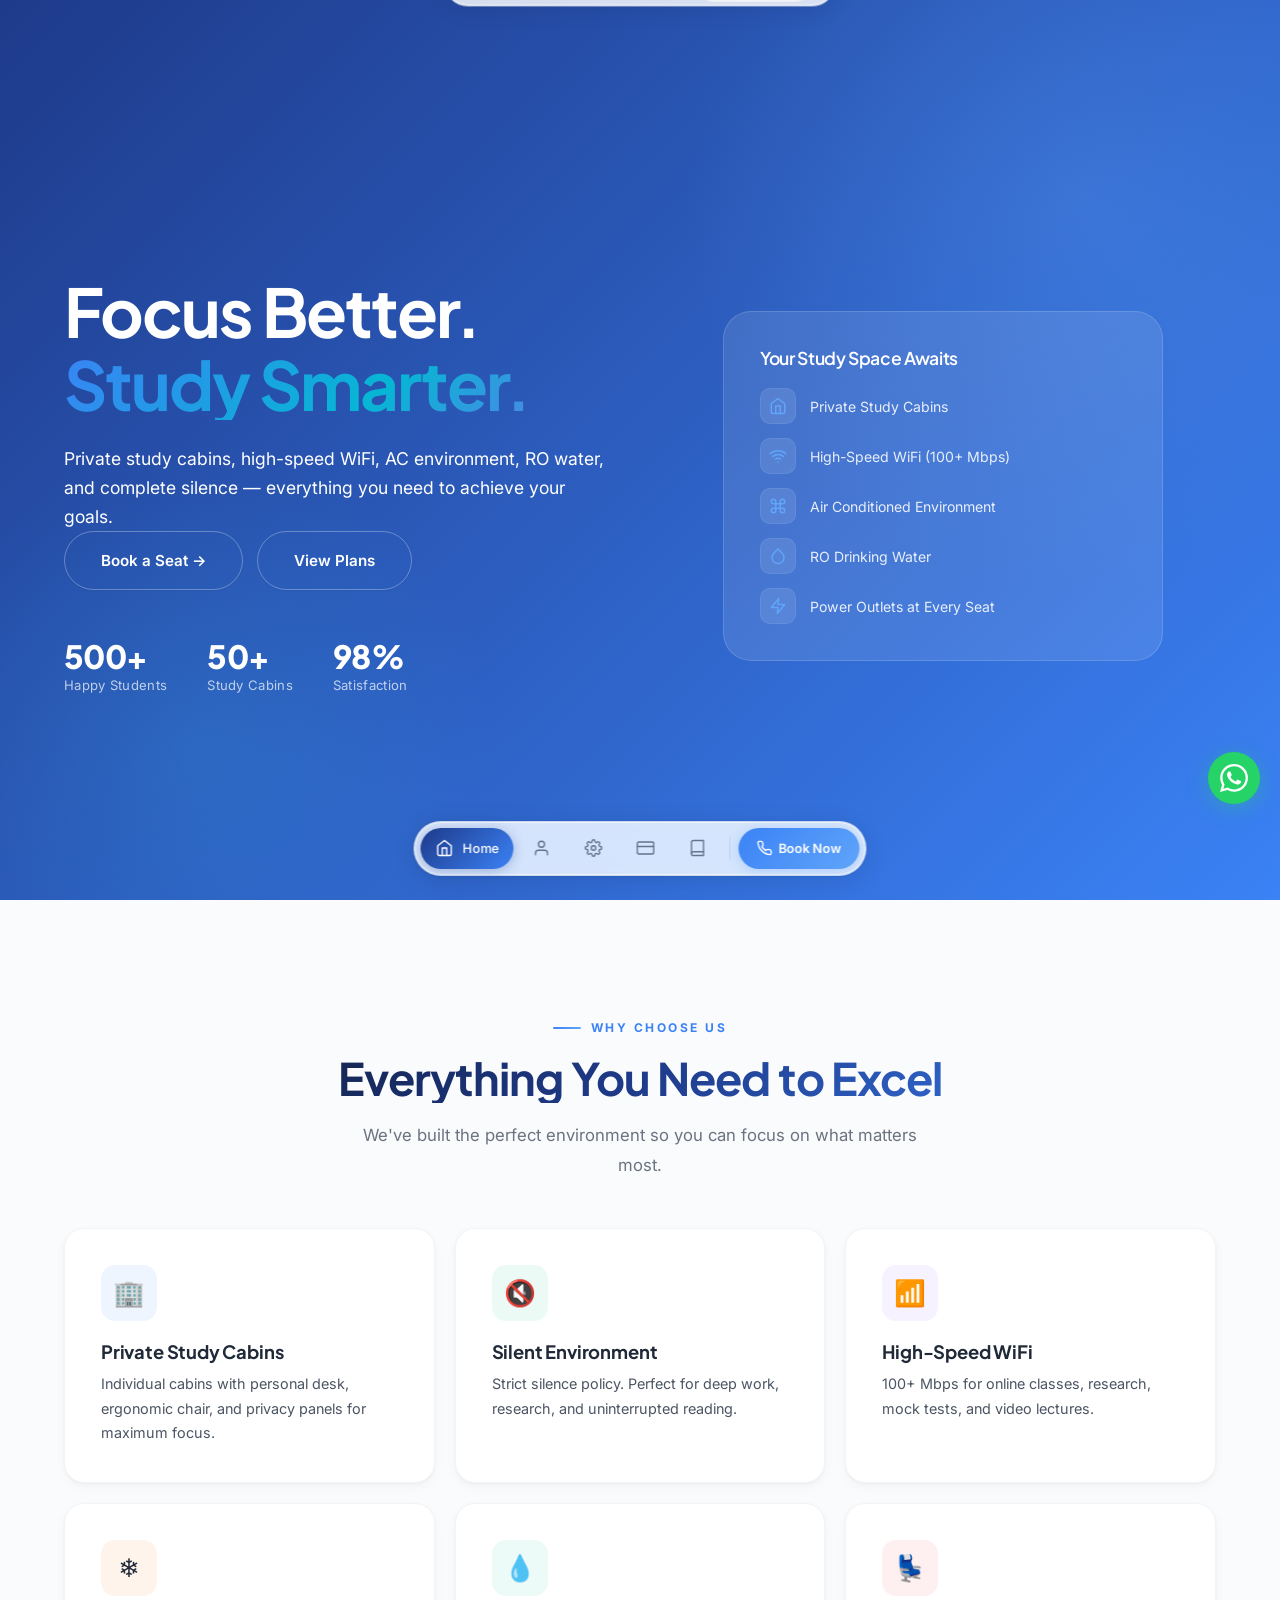
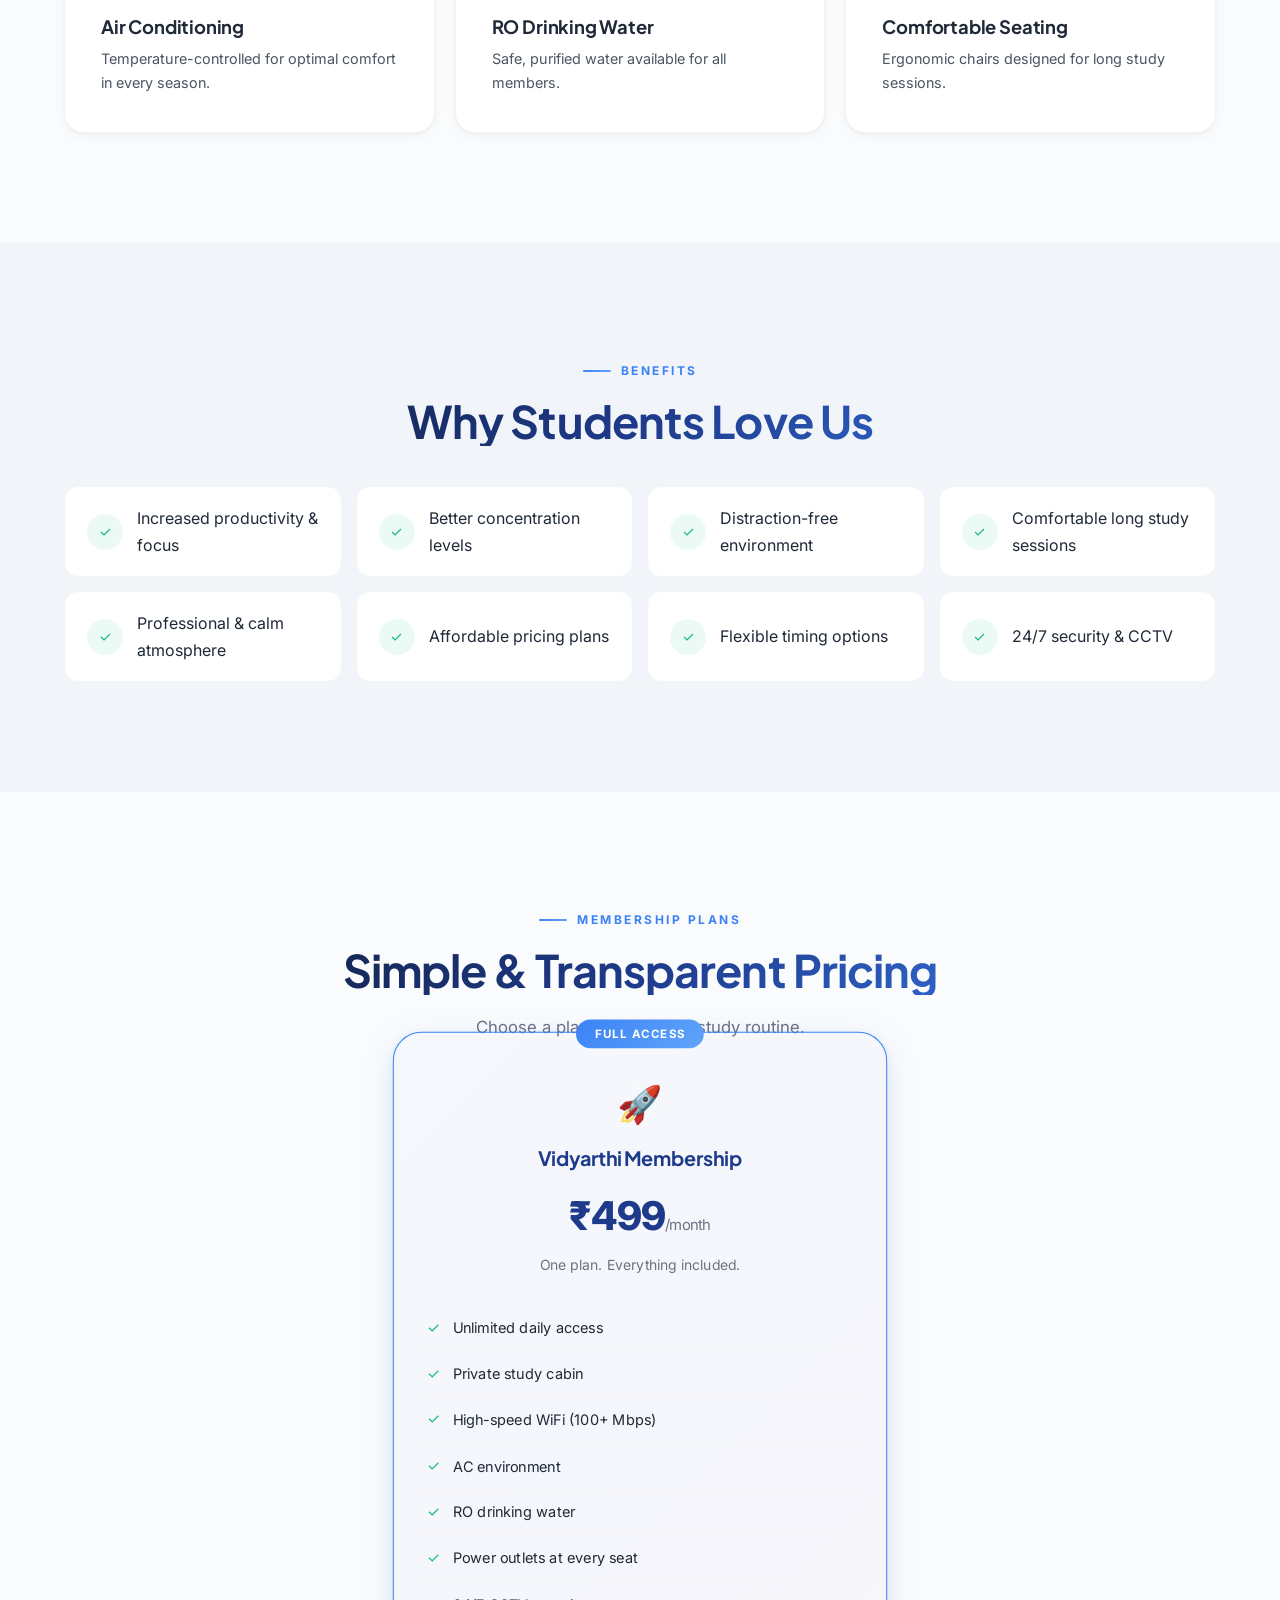
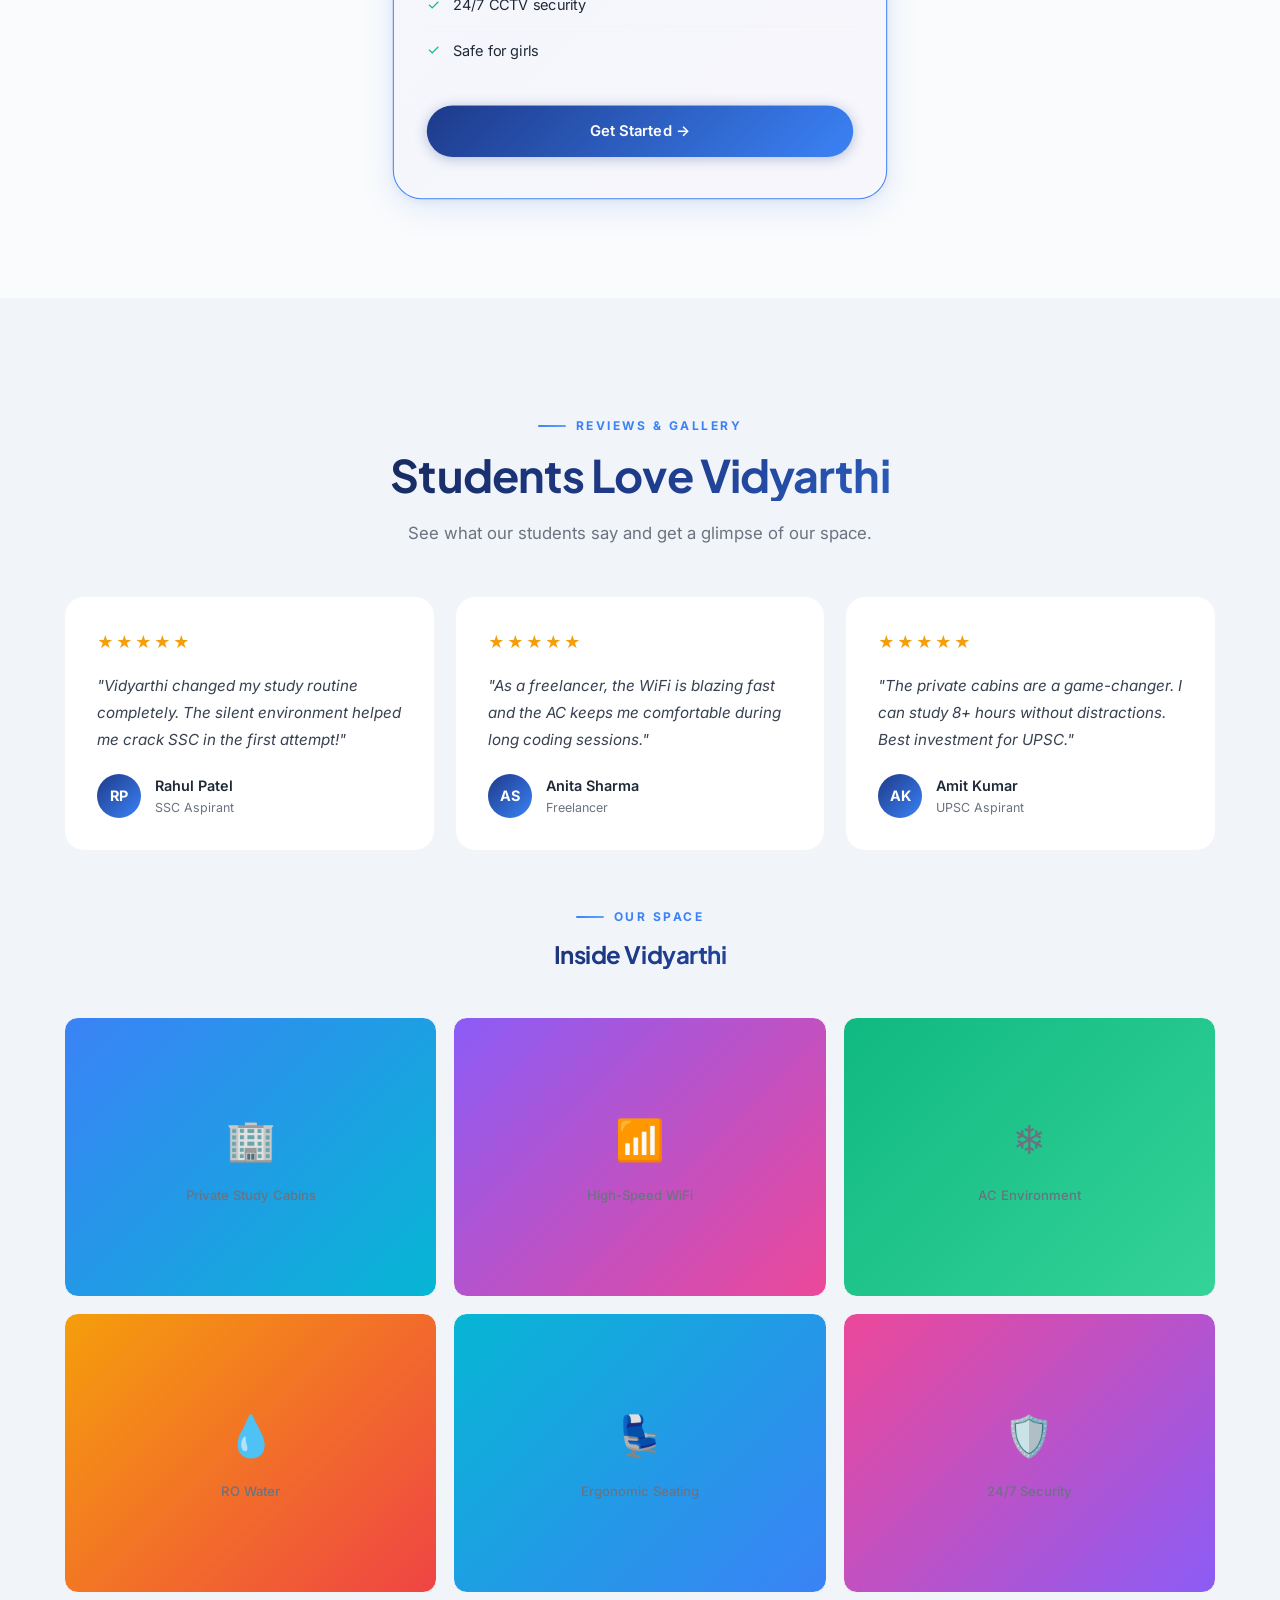
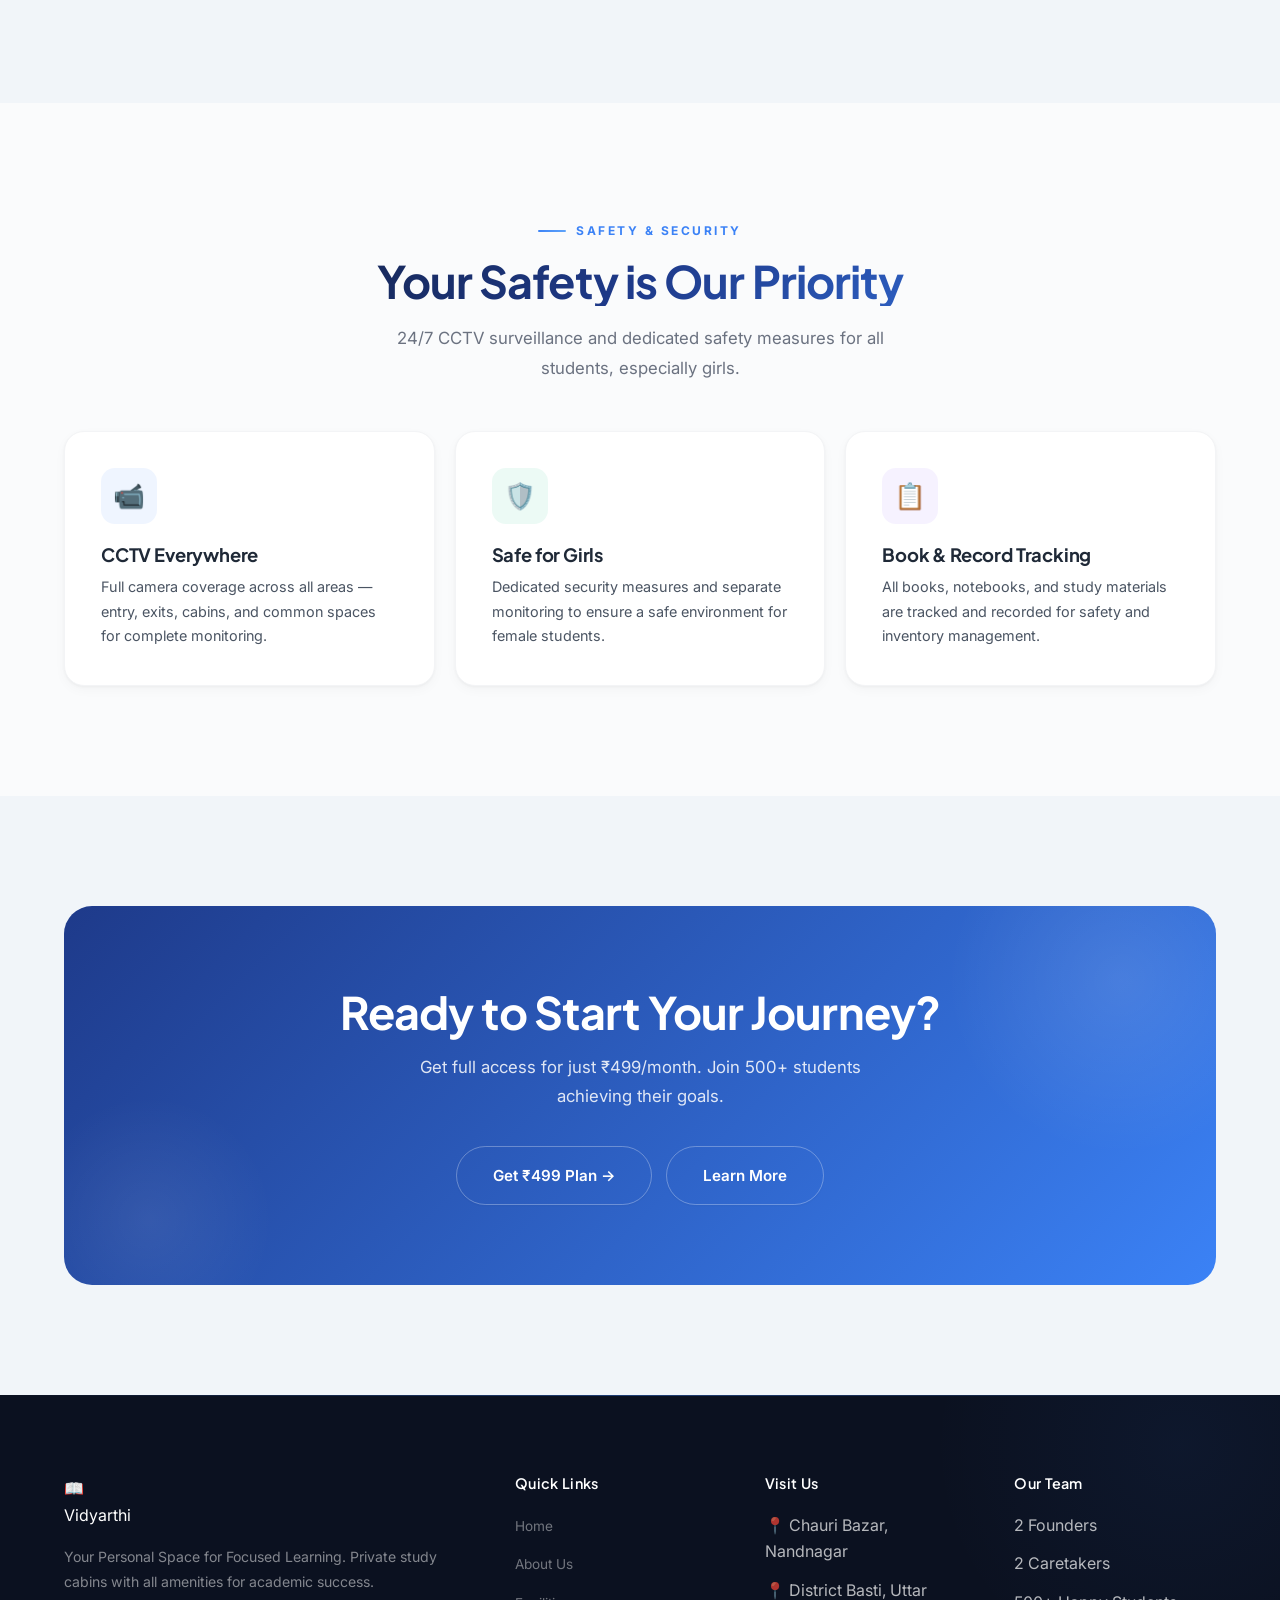
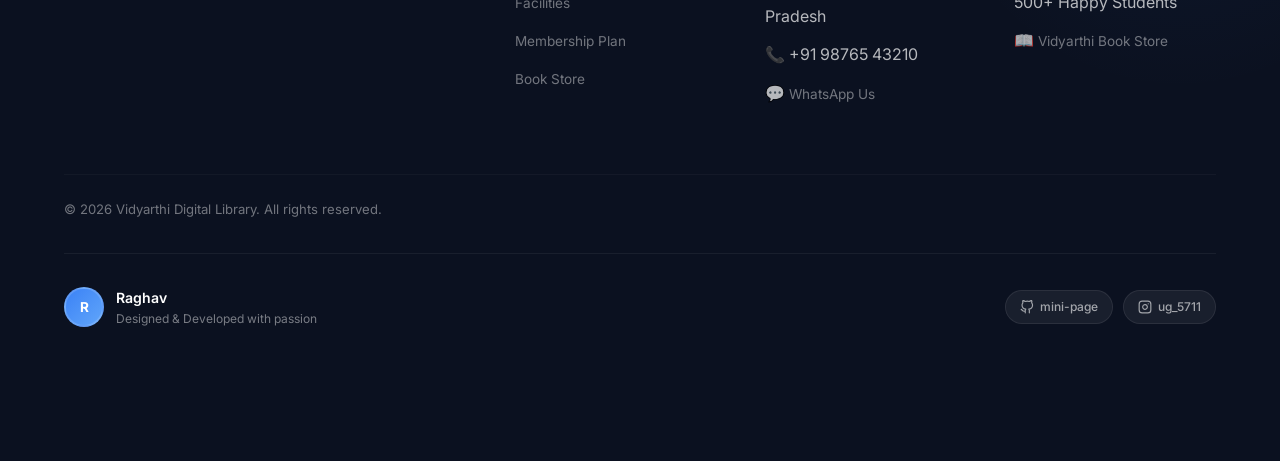
<file: index.html>
<!DOCTYPE html>
<html lang="en">
<head>
  <meta charset="UTF-8">
  <meta name="viewport" content="width=device-width, initial-scale=1.0">
  <title>Vidyarthi Digital Library – Focus Better. Study Smarter.</title>
  <meta name="description" content="Vidyarthi Digital Library – Private study cabins, high-speed WiFi, AC environment, RO water, and complete silence.">
  <link rel="preconnect" href="https://fonts.googleapis.com">
  <link href="https://fonts.googleapis.com/css2?family=Inter:wght@400;500;600;700;800&family=Plus+Jakarta+Sans:wght@600;700;800&display=swap" rel="stylesheet">
  <link rel="stylesheet" href="styles.css">
</head>
<body>

  <div class="loading-screen">
    <div class="skeleton-loader">
      <div class="skeleton-bone skeleton-bone-1"></div>
      <div class="skeleton-bone skeleton-bone-2"></div>
      <div class="skeleton-bone skeleton-bone-3"></div>
    </div>
    <div class="loading-text">Vidyarthi Digital Library...</div>
  </div>

  <div class="scroll-progress"></div>
  <div class="cursor-glow"></div>


  <!-- Top Brand Bar (visible on scroll) -->
  <div class="top-bar">
    <a href="index.html" class="top-bar-logo">
      <div class="top-bar-logo-icon">📖</div>
      <span class="top-bar-full">Vidyarthi Digital Library</span>
      <span class="top-bar-abbr">VDL</span>
    </a>
    <a href="#" class="top-bar-back" onclick="window.scrollTo({top:0,behavior:'smooth'});return false;">
      <svg viewBox="0 0 24 24"><path d="M18 15l-6-6-6 6"/></svg>
      Back to top
    </a>
  </div>

  <nav class="navbar">
    <div class="nav-pill">
      <a href="index.html" class="nav-pill-item active" data-tooltip="Home">
        <span class="nav-icon"><svg viewBox="0 0 24 24"><path d="M3 9l9-7 9 7v11a2 2 0 0 1-2 2H5a2 2 0 0 1-2-2z"/><polyline points="9 22 9 12 15 12 15 22"/></svg></span>
        <span class="nav-label">Home</span>
      </a>
      <a href="about.html" class="nav-pill-item" data-tooltip="About Us">
        <span class="nav-icon"><svg viewBox="0 0 24 24"><path d="M20 21v-2a4 4 0 0 0-4-4H8a4 4 0 0 0-4 4v2"/><circle cx="12" cy="7" r="4"/></svg></span>
        <span class="nav-label">About</span>
      </a>
      <a href="facilities.html" class="nav-pill-item" data-tooltip="Our Facilities">
        <span class="nav-icon"><svg viewBox="0 0 24 24"><circle cx="12" cy="12" r="3"/><path d="M19.4 15a1.65 1.65 0 0 0 .33 1.82l.06.06a2 2 0 0 1-2.83 2.83l-.06-.06a1.65 1.65 0 0 0-1.82-.33 1.65 1.65 0 0 0-1 1.51V21a2 2 0 0 1-4 0v-.09A1.65 1.65 0 0 0 9 19.4a1.65 1.65 0 0 0-1.82.33l-.06.06a2 2 0 0 1-2.83-2.83l.06-.06A1.65 1.65 0 0 0 4.68 15a1.65 1.65 0 0 0-1.51-1H3a2 2 0 0 1 0-4h.09A1.65 1.65 0 0 0 4.6 9a1.65 1.65 0 0 0-.33-1.82l-.06-.06a2 2 0 0 1 2.83-2.83l.06.06A1.65 1.65 0 0 0 9 4.68a1.65 1.65 0 0 0 1-1.51V3a2 2 0 0 1 4 0v.09a1.65 1.65 0 0 0 1 1.51 1.65 1.65 0 0 0 1.82-.33l.06-.06a2 2 0 0 1 2.83 2.83l-.06.06A1.65 1.65 0 0 0 19.4 9a1.65 1.65 0 0 0 1.51 1H21a2 2 0 0 1 0 4h-.09a1.65 1.65 0 0 0-1.51 1z"/></svg></span>
        <span class="nav-label">Facilities</span>
      </a>
      <a href="plans.html" class="nav-pill-item" data-tooltip="Plans & Contact">
        <span class="nav-icon"><svg viewBox="0 0 24 24"><rect x="1" y="4" width="22" height="16" rx="2" ry="2"/><line x1="1" y1="10" x2="23" y2="10"/></svg></span>
        <span class="nav-label">Plans</span>
      </a>
      <a href="bookstore.html" class="nav-pill-item" data-tooltip="Book Store">
        <span class="nav-icon"><svg viewBox="0 0 24 24"><path d="M4 19.5A2.5 2.5 0 0 1 6.5 17H20"/><path d="M6.5 2H20v20H6.5A2.5 2.5 0 0 1 4 19.5v-15A2.5 2.5 0 0 1 6.5 2z"/></svg></span>
        <span class="nav-label">Book Store</span>
      </a>
      <div class="nav-divider"></div>
      <a href="plans.html" class="nav-pill-cta" data-tooltip="Get ₹499 Plan" data-tooltip-position="bottom">
        <svg viewBox="0 0 24 24"><path d="M22 16.92v3a2 2 0 0 1-2.18 2 19.79 19.79 0 0 1-8.63-3.07 19.5 19.5 0 0 1-6-6 19.79 19.79 0 0 1-3.07-8.67A2 2 0 0 1 4.11 2h3a2 2 0 0 1 2 1.72c.127.96.361 1.903.7 2.81a2 2 0 0 1-.45 2.11L8.09 9.91a16 16 0 0 0 6 6l1.27-1.27a2 2 0 0 1 2.11-.45c.907.339 1.85.573 2.81.7A2 2 0 0 1 22 16.92z"/></svg>
        <span>Book Now</span>
      </a>
    </div>
  </nav>

  <div class="page-content">

    <!-- Hero -->
    <section class="hero">
      <div class="hero-bg"></div>
      <div class="container hero-content">
        <div class="hero-text">
          <h1>Focus Better.<br><span class="gradient-word">Study Smarter.</span></h1>
          <p class="hero-sub">Private study cabins, high-speed WiFi, AC environment, RO water, and complete silence — everything you need to achieve your goals.</p>
          <div class="hero-buttons">
            <a href="plans.html" class="btn btn-secondary btn-lg" data-tooltip="Get full access for ₹499/month">Book a Seat →</a>
            <a href="plans.html" class="btn btn-secondary btn-lg" data-tooltip="See pricing options">View Plans</a>
          </div>
          <div class="hero-stats">
            <div class="hero-stat"><h3>500+</h3><p>Happy Students</p></div>
            <div class="hero-stat"><h3>50+</h3><p>Study Cabins</p></div>
            <div class="hero-stat"><h3>98%</h3><p>Satisfaction</p></div>
          </div>
        </div>
        <div class="hero-visual">
          <div class="hero-features-panel">
            <h3>Your Study Space Awaits</h3>
            <div class="hero-features-list">
              <div class="hero-feature-row">
                <div class="hero-feature-icon"><svg viewBox="0 0 24 24"><path d="M3 9l9-7 9 7v11a2 2 0 0 1-2 2H5a2 2 0 0 1-2-2z"/><polyline points="9 22 9 12 15 12 15 22"/></svg></div>
                Private Study Cabins
              </div>
              <div class="hero-feature-row">
                <div class="hero-feature-icon"><svg viewBox="0 0 24 24"><path d="M5 12.55a11 11 0 0 1 14.08 0"/><path d="M1.42 9a16 16 0 0 1 21.16 0"/><path d="M8.53 16.11a6 6 0 0 1 6.95 0"/><line x1="12" y1="20" x2="12.01" y2="20"/></svg></div>
                High-Speed WiFi (100+ Mbps)
              </div>
              <div class="hero-feature-row">
                <div class="hero-feature-icon"><svg viewBox="0 0 24 24"><path d="M18 3a3 3 0 0 0-3 3v12a3 3 0 0 0 3 3 3 3 0 0 0 3-3 3 3 0 0 0-3-3H6a3 3 0 0 0-3 3 3 3 0 0 0 3 3 3 3 0 0 0 3-3V6a3 3 0 0 0-3-3 3 3 0 0 0-3 3 3 3 0 0 0 3 3h12a3 3 0 0 0 3-3 3 3 0 0 0-3-3z"/></svg></div>
                Air Conditioned Environment
              </div>
              <div class="hero-feature-row">
                <div class="hero-feature-icon"><svg viewBox="0 0 24 24"><path d="M12 2.69l5.66 5.66a8 8 0 1 1-11.31 0z"/></svg></div>
                RO Drinking Water
              </div>
              <div class="hero-feature-row">
                <div class="hero-feature-icon"><svg viewBox="0 0 24 24"><polygon points="13 2 3 14 12 14 11 22 21 10 12 10 13 2"/></svg></div>
                Power Outlets at Every Seat
              </div>
            </div>
          </div>
        </div>
      </div>
    </section>

    <!-- Why Choose Us -->
    <section class="section">
      <div class="container">
        <div class="text-center reveal-blur">
          <span class="section-label">Why Choose Us</span>
          <h2 class="section-title">Everything You Need to Excel</h2>
          <p class="section-subtitle mx-auto">We've built the perfect environment so you can focus on what matters most.</p>
        </div>
        <div class="features-grid">
          <div class="feature-card reveal-left reveal-delay-1"><div class="feature-icon blue">🏢</div><h3>Private Study Cabins</h3><p>Individual cabins with personal desk, ergonomic chair, and privacy panels for maximum focus.</p></div>
          <div class="feature-card reveal-scale reveal-delay-2"><div class="feature-icon green">🔇</div><h3>Silent Environment</h3><p>Strict silence policy. Perfect for deep work, research, and uninterrupted reading.</p></div>
          <div class="feature-card reveal-right reveal-delay-3"><div class="feature-icon purple">📶</div><h3>High-Speed WiFi</h3><p>100+ Mbps for online classes, research, mock tests, and video lectures.</p></div>
          <div class="feature-card reveal-left reveal-delay-1"><div class="feature-icon orange">❄️</div><h3>Air Conditioning</h3><p>Temperature-controlled for optimal comfort in every season.</p></div>
          <div class="feature-card reveal-scale reveal-delay-2"><div class="feature-icon teal">💧</div><h3>RO Drinking Water</h3><p>Safe, purified water available for all members.</p></div>
          <div class="feature-card reveal-right reveal-delay-3"><div class="feature-icon red">💺</div><h3>Comfortable Seating</h3><p>Ergonomic chairs designed for long study sessions.</p></div>
        </div>
      </div>
    </section>

    <!-- Benefits -->
    <section class="section section-alt">
      <div class="container">
        <div class="text-center reveal-blur">
          <span class="section-label">Benefits</span>
          <h2 class="section-title">Why Students Love Us</h2>
        </div>
        <div class="benefits-list">
          <div class="benefit-item reveal-left reveal-delay-1"><div class="benefit-check">✓</div><span>Increased productivity & focus</span></div>
          <div class="benefit-item reveal-left reveal-delay-2"><div class="benefit-check">✓</div><span>Better concentration levels</span></div>
          <div class="benefit-item reveal-right reveal-delay-1"><div class="benefit-check">✓</div><span>Distraction-free environment</span></div>
          <div class="benefit-item reveal-right reveal-delay-2"><div class="benefit-check">✓</div><span>Comfortable long study sessions</span></div>
          <div class="benefit-item reveal-left reveal-delay-3"><div class="benefit-check">✓</div><span>Professional & calm atmosphere</span></div>
          <div class="benefit-item reveal-left reveal-delay-4"><div class="benefit-check">✓</div><span>Affordable pricing plans</span></div>
          <div class="benefit-item reveal-right reveal-delay-3"><div class="benefit-check">✓</div><span>Flexible timing options</span></div>
          <div class="benefit-item reveal-right reveal-delay-4"><div class="benefit-check">✓</div><span>24/7 security & CCTV</span></div>
        </div>
      </div>
    </section>

    <!-- Membership Preview -->
    <section class="section">
      <div class="container">
        <div class="text-center reveal-blur">
          <span class="section-label">Membership Plans</span>
          <h2 class="section-title">Simple & Transparent Pricing</h2>
          <p class="section-subtitle mx-auto">Choose a plan that fits your study routine.</p>
        </div>
        <div class="pricing-grid" style="max-width:480px;margin:0 auto;">
          <div class="pricing-card featured reveal-scale reveal-delay-2"><div class="pricing-badge">Full Access</div><div class="pricing-emoji">🚀</div><h3>Vidyarthi Membership</h3><div class="pricing-price">₹499<span>/month</span></div><p class="pricing-desc">One plan. Everything included.</p><ul class="pricing-features"><li><span class="check">✓</span> Unlimited daily access</li><li><span class="check">✓</span> Private study cabin</li><li><span class="check">✓</span> High-speed WiFi (100+ Mbps)</li><li><span class="check">✓</span> AC environment</li><li><span class="check">✓</span> RO drinking water</li><li><span class="check">✓</span> Power outlets at every seat</li><li><span class="check">✓</span> 24/7 CCTV security</li><li><span class="check">✓</span> Safe for girls</li></ul><a href="plans.html" class="btn btn-primary" style="width:100%;justify-content:center;">Get Started →</a></div>
        </div>
      </div>
    </section>

    <!-- Testimonials + Gallery -->
    <section class="section section-alt">
      <div class="container">
        <div class="text-center reveal-blur">
          <span class="section-label">Reviews & Gallery</span>
          <h2 class="section-title">Students Love Vidyarthi</h2>
          <p class="section-subtitle mx-auto">See what our students say and get a glimpse of our space.</p>
        </div>

        <!-- Testimonials Row -->
        <div class="testimonials-grid" style="margin-bottom:48px;">
          <div class="testimonial-card reveal-rotate reveal-delay-1"><div class="testimonial-stars">★★★★★</div><p class="testimonial-text">"Vidyarthi changed my study routine completely. The silent environment helped me crack SSC in the first attempt!"</p><div class="testimonial-author"><div class="testimonial-avatar">RP</div><div><div class="testimonial-name">Rahul Patel</div><div class="testimonial-role">SSC Aspirant</div></div></div></div>
          <div class="testimonial-card reveal-rotate reveal-delay-2"><div class="testimonial-stars">★★★★★</div><p class="testimonial-text">"As a freelancer, the WiFi is blazing fast and the AC keeps me comfortable during long coding sessions."</p><div class="testimonial-author"><div class="testimonial-avatar">AS</div><div><div class="testimonial-name">Anita Sharma</div><div class="testimonial-role">Freelancer</div></div></div></div>
          <div class="testimonial-card reveal-rotate reveal-delay-3"><div class="testimonial-stars">★★★★★</div><p class="testimonial-text">"The private cabins are a game-changer. I can study 8+ hours without distractions. Best investment for UPSC."</p><div class="testimonial-author"><div class="testimonial-avatar">AK</div><div><div class="testimonial-name">Amit Kumar</div><div class="testimonial-role">UPSC Aspirant</div></div></div></div>
        </div>

        <!-- Gallery Grid -->
        <div class="text-center reveal-blur" style="margin-bottom:24px;">
          <span class="section-label">Our Space</span>
          <h3 class="section-title" style="font-size:1.5rem;">Inside Vidyarthi</h3>
        </div>
        <div class="gallery-grid">
          <div class="gallery-item reveal-left reveal-delay-1">
            <div class="gallery-placeholder" style="background:linear-gradient(135deg,#3B82F6,#06B6D4);">
              <span class="gallery-emoji">🏢</span>
              <span class="gallery-label">Private Study Cabins</span>
            </div>
          </div>
          <div class="gallery-item reveal-scale reveal-delay-2">
            <div class="gallery-placeholder" style="background:linear-gradient(135deg,#8B5CF6,#EC4899);">
              <span class="gallery-emoji">📶</span>
              <span class="gallery-label">High-Speed WiFi</span>
            </div>
          </div>
          <div class="gallery-item reveal-right reveal-delay-3">
            <div class="gallery-placeholder" style="background:linear-gradient(135deg,#10B981,#34D399);">
              <span class="gallery-emoji">❄️</span>
              <span class="gallery-label">AC Environment</span>
            </div>
          </div>
          <div class="gallery-item reveal-left reveal-delay-4">
            <div class="gallery-placeholder" style="background:linear-gradient(135deg,#F59E0B,#EF4444);">
              <span class="gallery-emoji">💧</span>
              <span class="gallery-label">RO Water</span>
            </div>
          </div>
          <div class="gallery-item reveal-scale reveal-delay-5">
            <div class="gallery-placeholder" style="background:linear-gradient(135deg,#06B6D4,#3B82F6);">
              <span class="gallery-emoji">💺</span>
              <span class="gallery-label">Ergonomic Seating</span>
            </div>
          </div>
          <div class="gallery-item reveal-right reveal-delay-6">
            <div class="gallery-placeholder" style="background:linear-gradient(135deg,#EC4899,#8B5CF6);">
              <span class="gallery-emoji">🛡️</span>
              <span class="gallery-label">24/7 Security</span>
            </div>
          </div>
        </div>
      </div>
    </section>

    <!-- Security Features -->
    <section class="section">
      <div class="container">
        <div class="text-center reveal-blur">
          <span class="section-label">Safety & Security</span>
          <h2 class="section-title">Your Safety is Our Priority</h2>
          <p class="section-subtitle mx-auto">24/7 CCTV surveillance and dedicated safety measures for all students, especially girls.</p>
        </div>
        <div class="features-grid">
          <div class="feature-card reveal-left reveal-delay-1"><div class="feature-icon blue">📹</div><h3>CCTV Everywhere</h3><p>Full camera coverage across all areas — entry, exits, cabins, and common spaces for complete monitoring.</p></div>
          <div class="feature-card reveal-scale reveal-delay-2"><div class="feature-icon green">🛡️</div><h3>Safe for Girls</h3><p>Dedicated security measures and separate monitoring to ensure a safe environment for female students.</p></div>
          <div class="feature-card reveal-right reveal-delay-3"><div class="feature-icon purple">📋</div><h3>Book & Record Tracking</h3><p>All books, notebooks, and study materials are tracked and recorded for safety and inventory management.</p></div>
        </div>
      </div>
    </section>

    <!-- CTA -->
    <section class="section section-alt">
      <div class="container">
        <div class="cta-section reveal-scale">
          <h2>Ready to Start Your Journey?</h2>
          <p>Get full access for just ₹499/month. Join 500+ students achieving their goals.</p>
          <div class="cta-buttons">
            <a href="plans.html" class="btn btn-secondary btn-lg">Get ₹499 Plan →</a>
            <a href="about.html" class="btn btn-secondary btn-lg">Learn More</a>
          </div>
        </div>
      </div>
    </section>

    <!-- Footer -->
    <footer class="footer">
      <div class="container">
        <div class="footer-grid">
          <div class="footer-brand">
            <div class="nav-logo" style="color:#fff;"><div class="nav-logo-icon">📖</div>Vidyarthi</div>
            <p>Your Personal Space for Focused Learning. Private study cabins with all amenities for academic success.</p>
          </div>
          <div><h4>Quick Links</h4><ul class="footer-links"><li><a href="index.html">Home</a></li><li><a href="about.html">About Us</a></li><li><a href="facilities.html">Facilities</a></li><li><a href="plans.html">Membership Plan</a></li><li><a href="bookstore.html">Book Store</a></li></ul></div>
          <div><h4>Visit Us</h4><ul class="footer-links"><li>📍 Chauri Bazar, Nandnagar</li><li>📍 District Basti, Uttar Pradesh</li><li>📞 +91 98765 43210</li><li>💬 <a href="https://wa.me/919876543210" target="_blank">WhatsApp Us</a></li></ul></div>
          <div><h4>Our Team</h4><ul class="footer-links"><li>2 Founders</li><li>2 Caretakers</li><li>500+ Happy Students</li><li>📖 <a href="bookstore.html">Vidyarthi Book Store</a></li></ul></div>
        </div>
        <div class="footer-bottom">
          <span>&copy; <span id="currentYear"></span> Vidyarthi Digital Library. All rights reserved.</span>
        </div>
        <div class="footer-signature">
          <div class="footer-sig-left">
            <div class="footer-sig-avatar">R</div>
            <div class="footer-sig-text">
              <span class="footer-sig-name">Raghav</span>
              <span class="footer-sig-role">Designed & Developed with passion</span>
            </div>
          </div>
          <div class="footer-sig-links">
            <a href="https://github.com/mini-page" target="_blank" class="footer-sig-link">
              <svg viewBox="0 0 24 24"><path d="M9 19c-5 1.5-5-2.5-7-3m14 6v-3.87a3.37 3.37 0 0 0-.94-2.61c3.14-.35 6.44-1.54 6.44-7A5.44 5.44 0 0 0 20 4.77 5.07 5.07 0 0 0 19.91 1S18.73.65 16 2.48a13.38 13.38 0 0 0-7 0C6.27.65 5.09 1 5.09 1A5.07 5.07 0 0 0 5 4.77a5.44 5.44 0 0 0-1.5 3.78c0 5.42 3.3 6.61 6.44 7A3.37 3.37 0 0 0 9 18.13V22"/></svg>
              mini-page
            </a>
            <a href="https://instagram.com/ug_5711" target="_blank" class="footer-sig-link">
              <svg viewBox="0 0 24 24"><rect x="2" y="2" width="20" height="20" rx="5" ry="5"/><path d="M16 11.37A4 4 0 1 1 12.63 8 4 4 0 0 1 16 11.37z"/><line x1="17.5" y1="6.5" x2="17.51" y2="6.5"/></svg>
              ug_5711
            </a>
          </div>
        </div>
      </div>
    </footer>

  </div>

  <a href="https://wa.me/919876543210" target="_blank" class="whatsapp-float" aria-label="Chat on WhatsApp" data-tooltip="Chat on WhatsApp" data-tooltip-position="left">
    <svg viewBox="0 0 24 24" width="28" height="28" fill="#fff"><path d="M17.472 14.382c-.297-.149-1.758-.867-2.03-.967-.273-.099-.471-.148-.67.15-.197.297-.767.966-.94 1.164-.173.199-.347.223-.644.075-.297-.15-1.255-.463-2.39-1.475-.883-.788-1.48-1.761-1.653-2.059-.173-.297-.018-.458.13-.606.134-.133.298-.347.446-.52.149-.174.198-.298.298-.497.099-.198.05-.371-.025-.52-.075-.149-.669-1.612-.916-2.207-.242-.579-.487-.5-.669-.51-.173-.008-.371-.01-.57-.01-.198 0-.52.074-.792.372-.272.297-1.04 1.016-1.04 2.479 0 1.462 1.065 2.875 1.213 3.074.149.198 2.096 3.2 5.077 4.487.709.306 1.262.489 1.694.625.712.227 1.36.195 1.871.118.571-.085 1.758-.719 2.006-1.413.248-.694.248-1.289.173-1.413-.074-.124-.272-.198-.57-.347m-5.421 7.403h-.004a9.87 9.87 0 01-5.031-1.378l-.361-.214-3.741.982.998-3.648-.235-.374a9.86 9.86 0 01-1.51-5.26c.001-5.45 4.436-9.884 9.888-9.884 2.64 0 5.122 1.03 6.988 2.898a9.825 9.825 0 012.893 6.994c-.003 5.45-4.437 9.884-9.885 9.884m8.413-18.297A11.815 11.815 0 0012.05 0C5.495 0 .16 5.335.157 11.892c0 2.096.547 4.142 1.588 5.945L.057 24l6.305-1.654a11.882 11.882 0 005.683 1.448h.005c6.554 0 11.89-5.335 11.893-11.893a11.821 11.821 0 00-3.48-8.413z"/></svg>
  </a>
  <script src="script.js"></script>
</body>
</html>
</file>
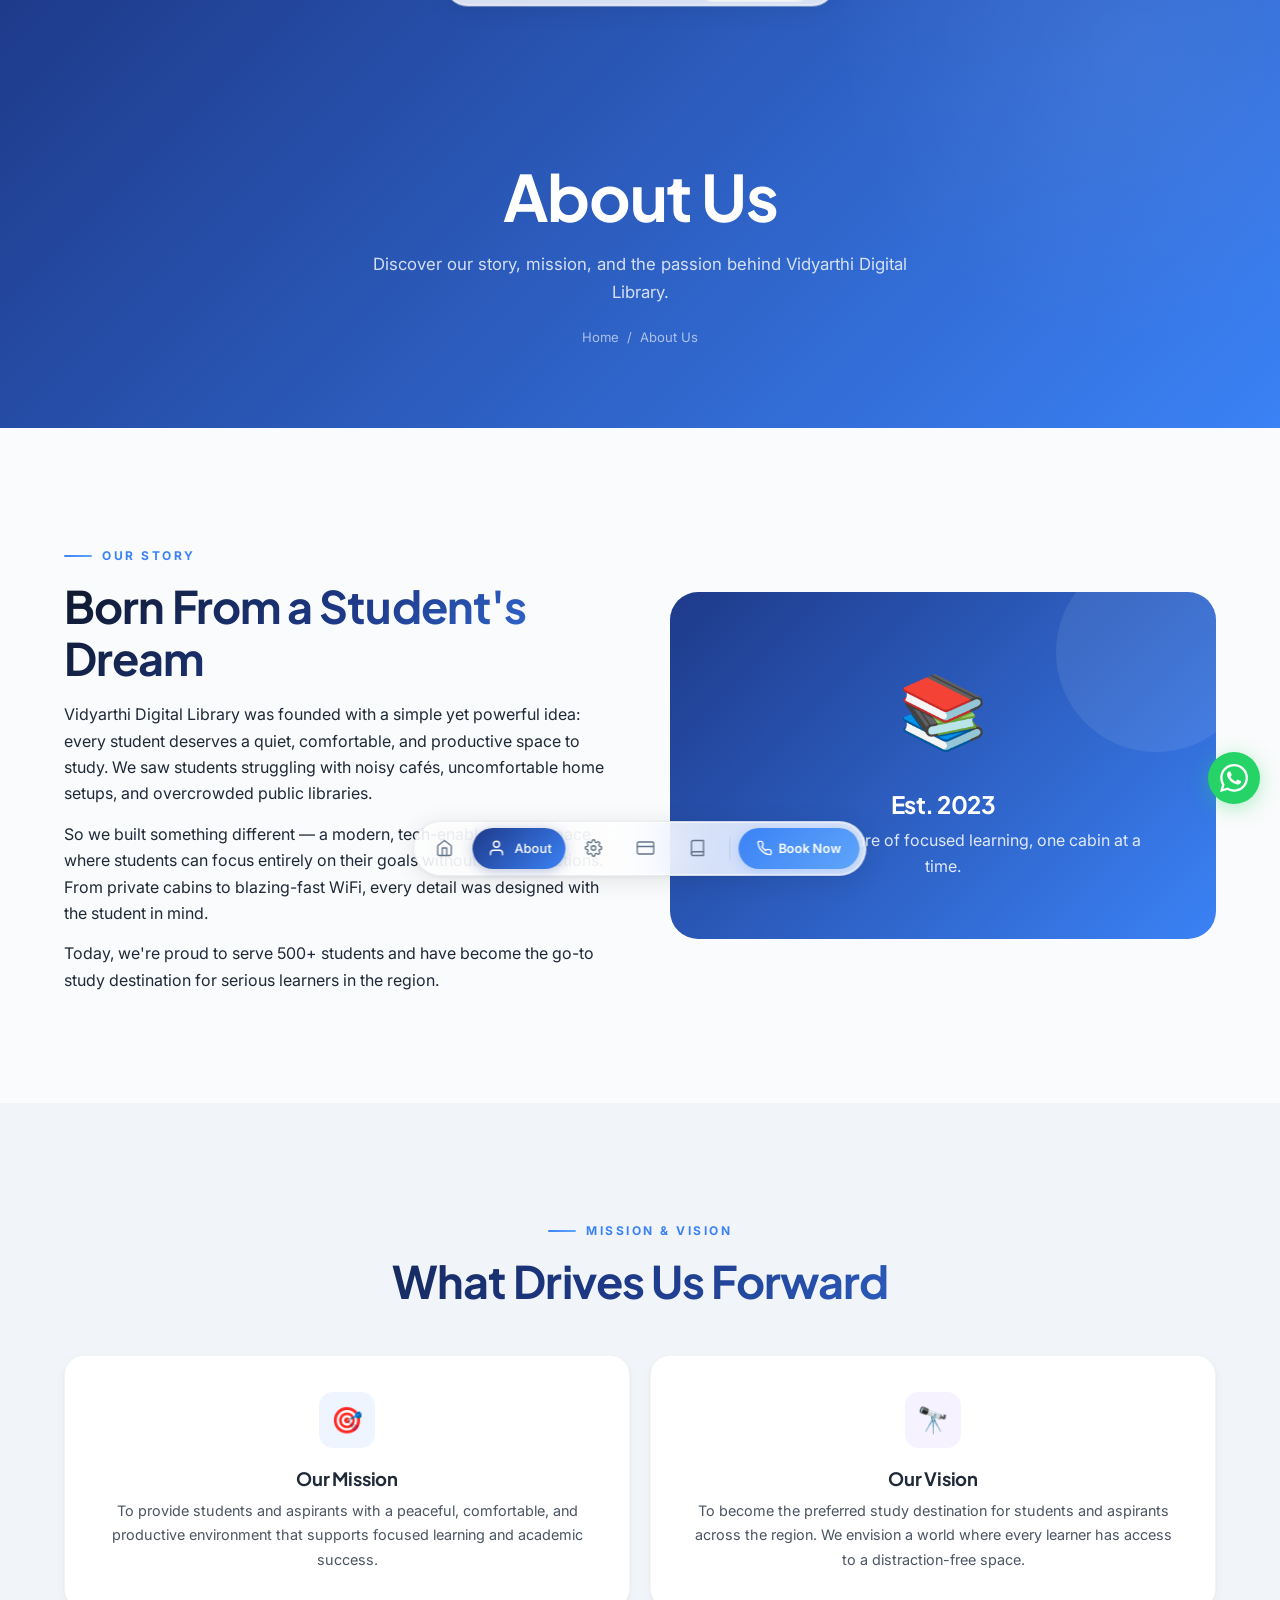
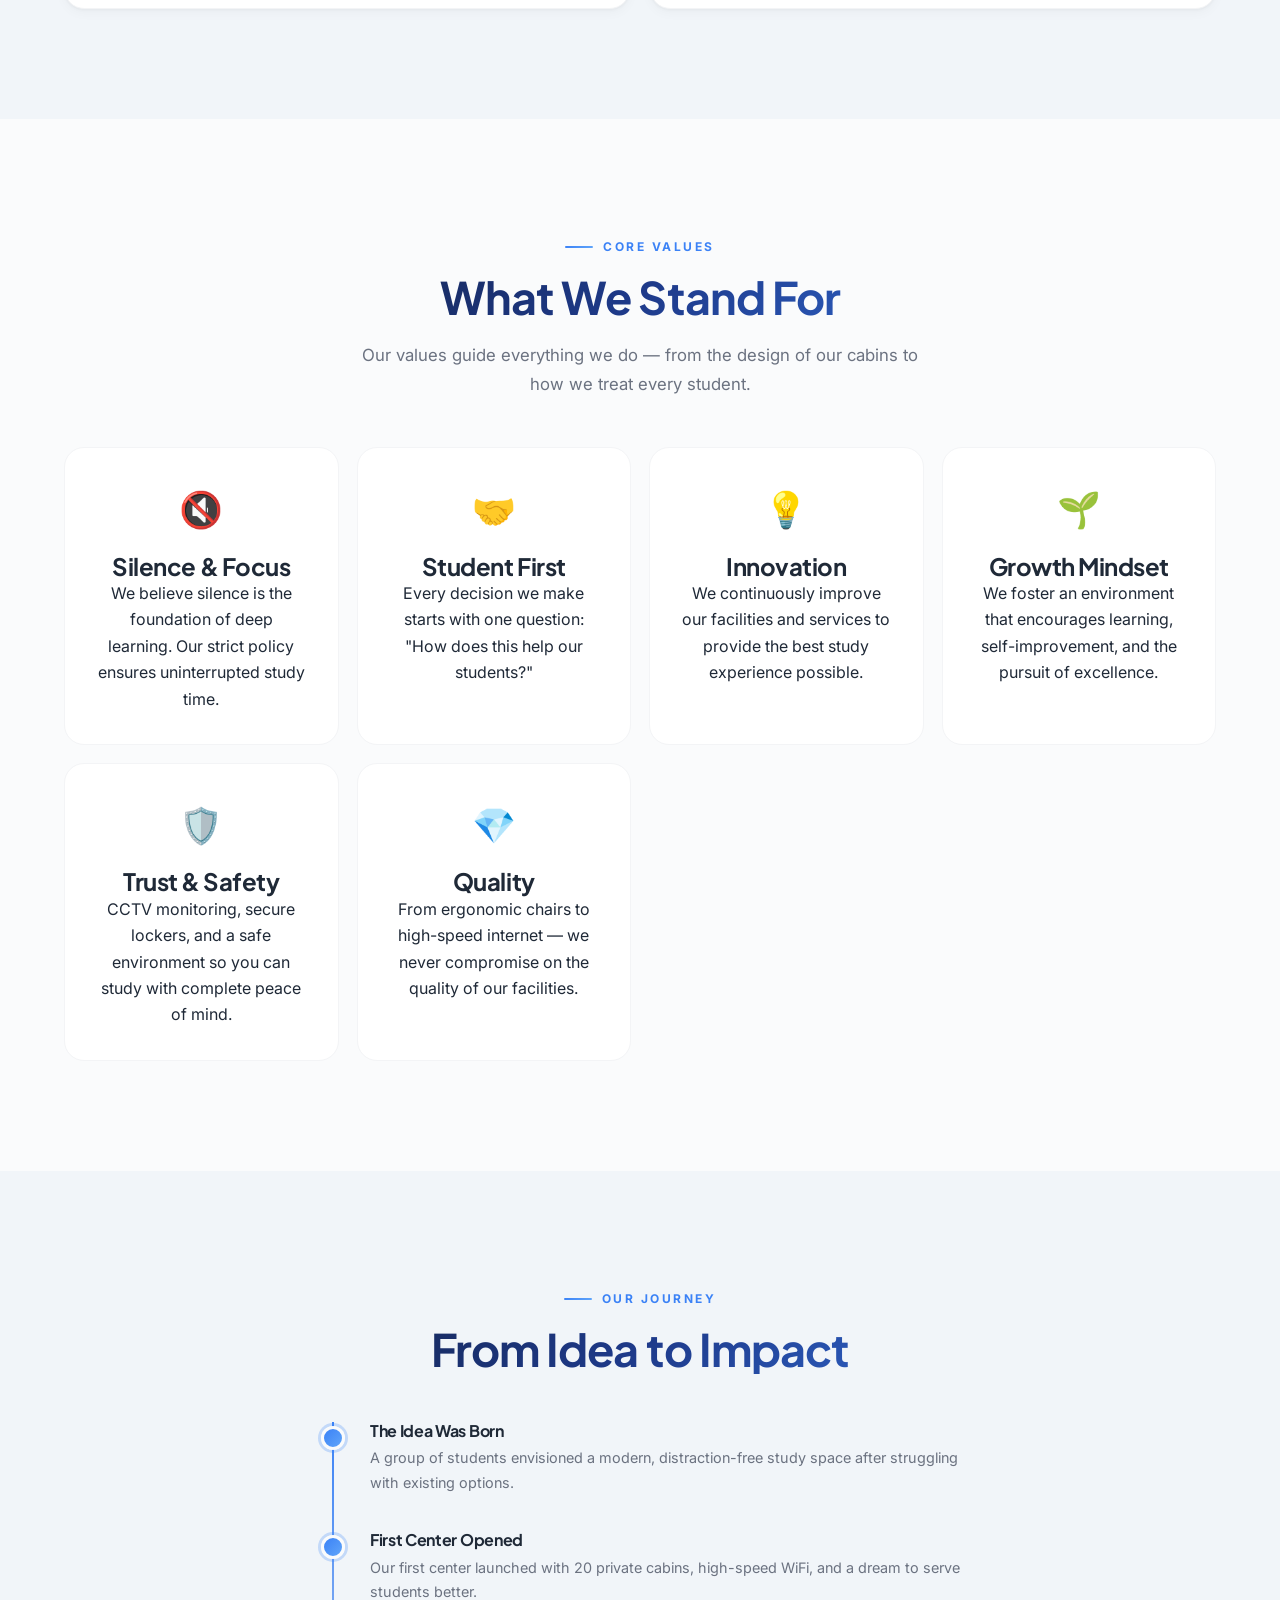
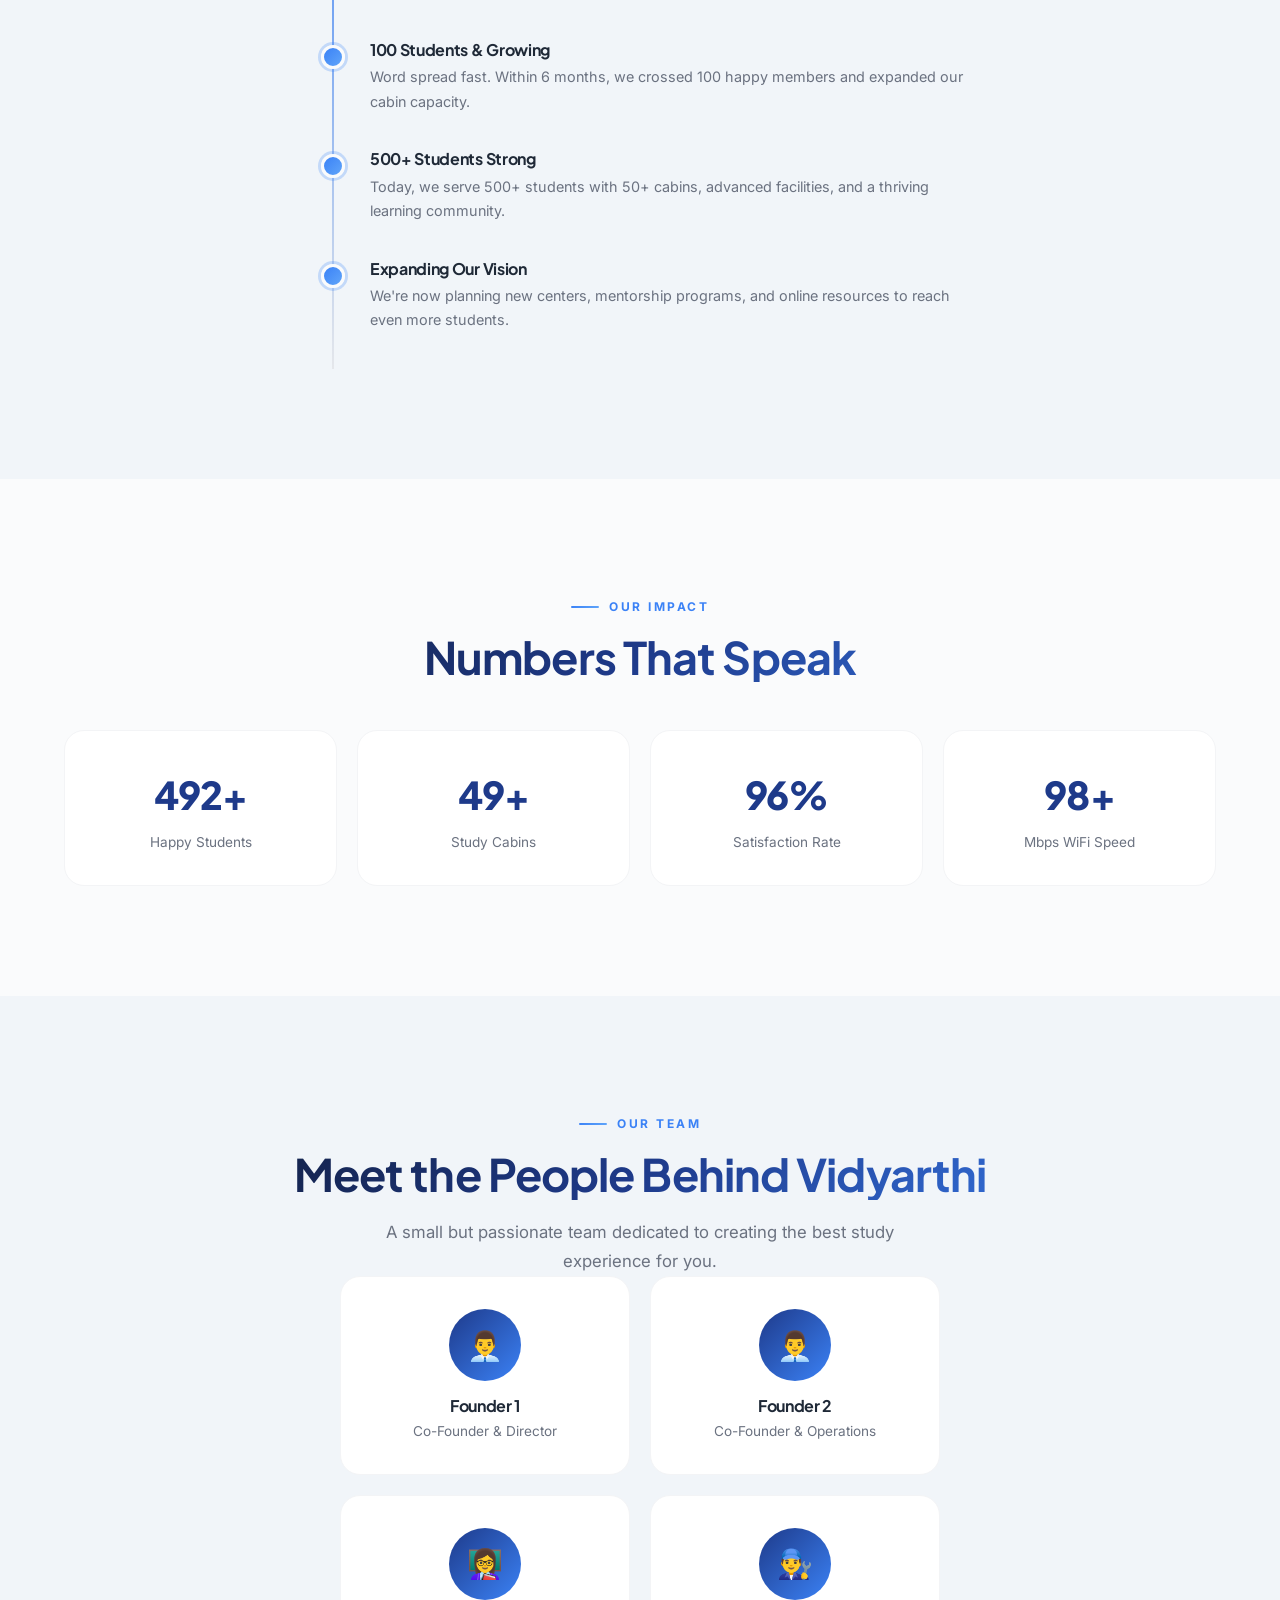
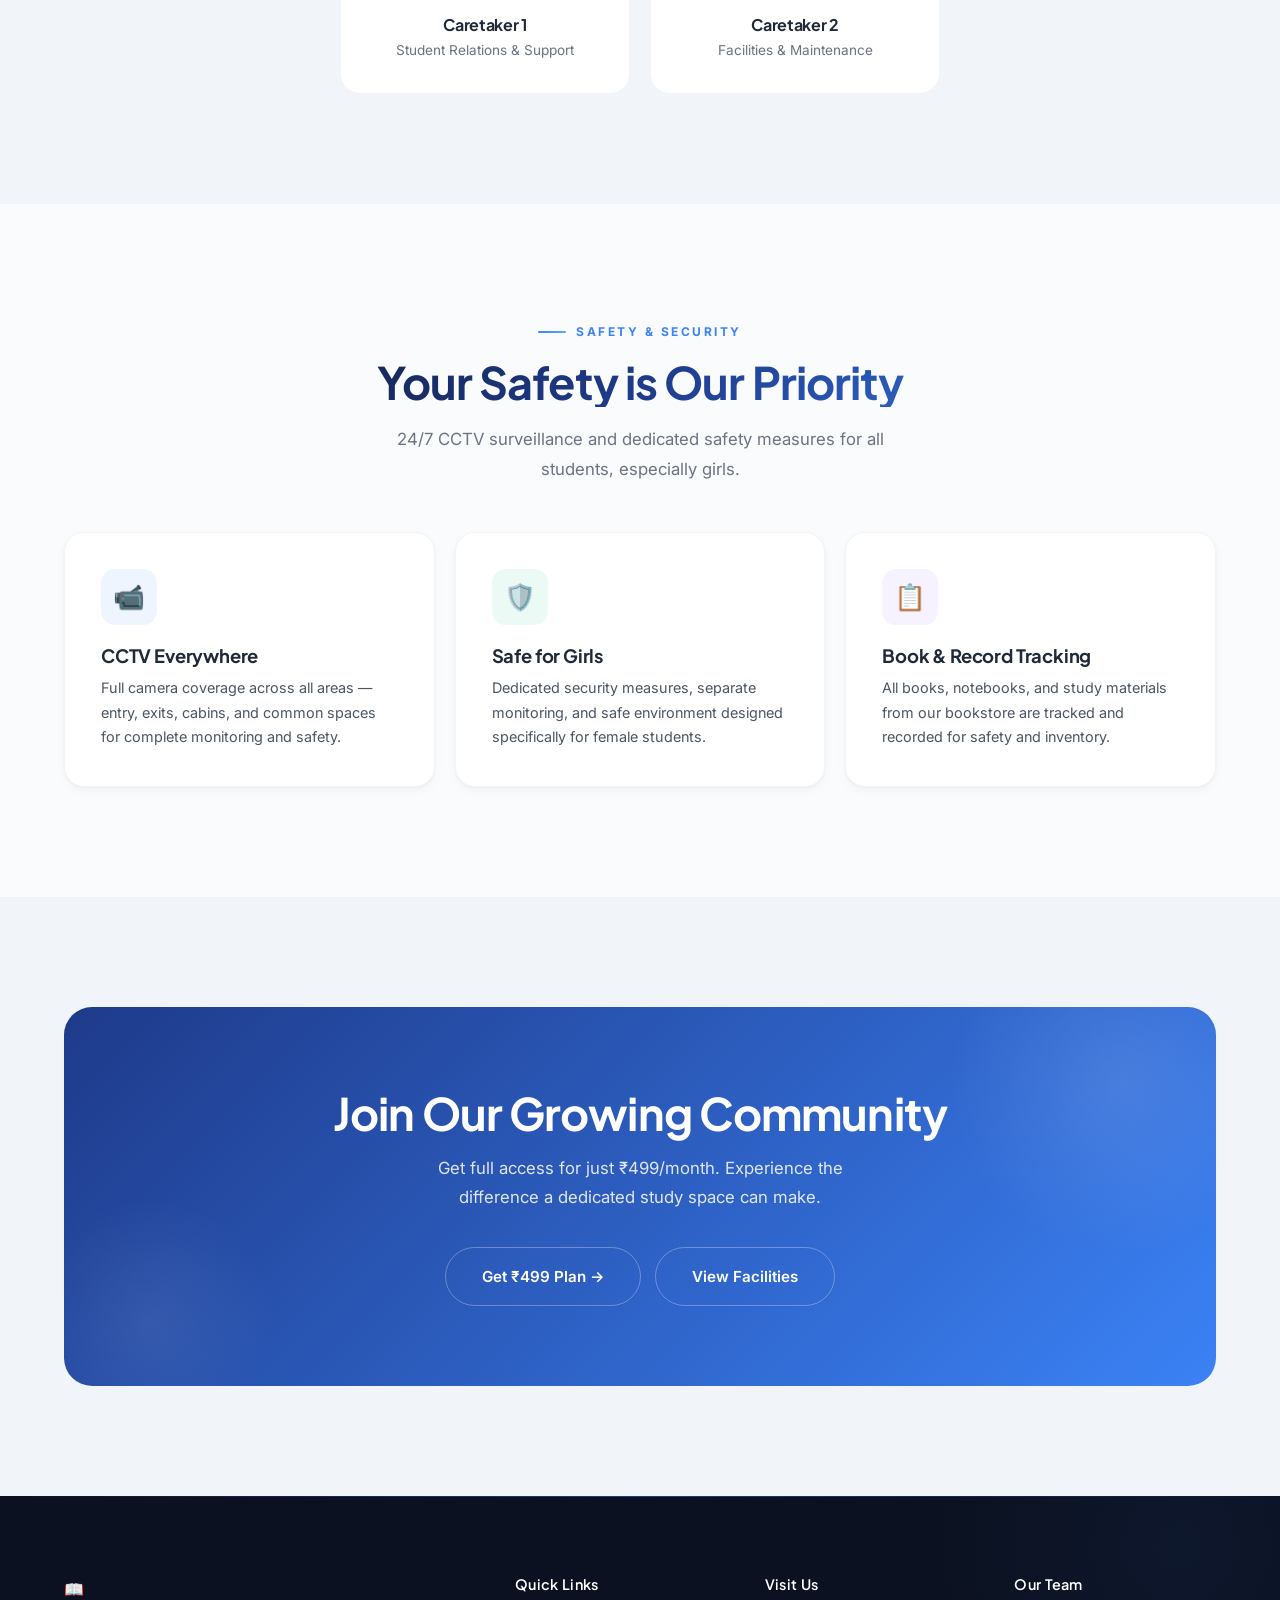
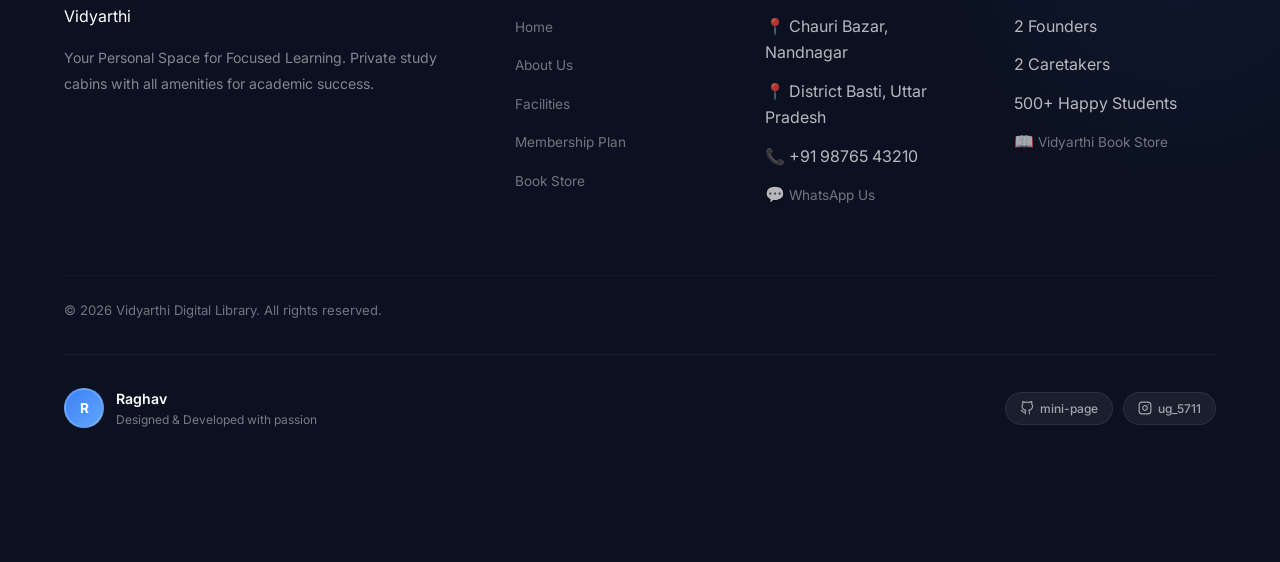
<file: about.html>
<!DOCTYPE html>
<html lang="en">
<head>
  <meta charset="UTF-8">
  <meta name="viewport" content="width=device-width, initial-scale=1.0">
  <title>About Us – Vidyarthi Digital Library</title>
  <meta name="description" content="Learn about Vidyarthi Digital Library's mission, vision, and the team behind your favourite study space.">
  <link rel="preconnect" href="https://fonts.googleapis.com">
  <link href="https://fonts.googleapis.com/css2?family=Inter:wght@400;500;600;700;800&family=Plus+Jakarta+Sans:wght@600;700;800&display=swap" rel="stylesheet">
  <link rel="stylesheet" href="styles.css">
</head>
<body>

  <!-- Top Brand Bar (visible on scroll) -->
  <div class="top-bar">
    <a href="index.html" class="top-bar-logo">
      <div class="top-bar-logo-icon">📖</div>
      <span class="top-bar-full">Vidyarthi Digital Library</span>
      <span class="top-bar-abbr">VDL</span>
    </a>
    <a href="#" class="top-bar-back" onclick="window.scrollTo({top:0,behavior:'smooth'});return false;">
      <svg viewBox="0 0 24 24"><path d="M18 15l-6-6-6 6"/></svg>
      Back to top
    </a>
  </div>

  <nav class="navbar">
    <div class="nav-pill">
      <a href="index.html" class="nav-pill-item" data-tooltip="Home">
        <span class="nav-icon"><svg viewBox="0 0 24 24"><path d="M3 9l9-7 9 7v11a2 2 0 0 1-2 2H5a2 2 0 0 1-2-2z"/><polyline points="9 22 9 12 15 12 15 22"/></svg></span>
        <span class="nav-label">Home</span>
      </a>
      <a href="about.html" class="nav-pill-item active" data-tooltip="About Us">
        <span class="nav-icon"><svg viewBox="0 0 24 24"><path d="M20 21v-2a4 4 0 0 0-4-4H8a4 4 0 0 0-4 4v2"/><circle cx="12" cy="7" r="4"/></svg></span>
        <span class="nav-label">About</span>
      </a>
      <a href="facilities.html" class="nav-pill-item" data-tooltip="Our Facilities">
        <span class="nav-icon"><svg viewBox="0 0 24 24"><circle cx="12" cy="12" r="3"/><path d="M19.4 15a1.65 1.65 0 0 0 .33 1.82l.06.06a2 2 0 0 1-2.83 2.83l-.06-.06a1.65 1.65 0 0 0-1.82-.33 1.65 1.65 0 0 0-1 1.51V21a2 2 0 0 1-4 0v-.09A1.65 1.65 0 0 0 9 19.4a1.65 1.65 0 0 0-1.82.33l-.06.06a2 2 0 0 1-2.83-2.83l.06-.06A1.65 1.65 0 0 0 4.68 15a1.65 1.65 0 0 0-1.51-1H3a2 2 0 0 1 0-4h.09A1.65 1.65 0 0 0 4.6 9a1.65 1.65 0 0 0-.33-1.82l-.06-.06a2 2 0 0 1 2.83-2.83l.06.06A1.65 1.65 0 0 0 9 4.68a1.65 1.65 0 0 0 1-1.51V3a2 2 0 0 1 4 0v.09a1.65 1.65 0 0 0 1 1.51 1.65 1.65 0 0 0 1.82-.33l.06-.06a2 2 0 0 1 2.83 2.83l-.06.06A1.65 1.65 0 0 0 19.4 9a1.65 1.65 0 0 0 1.51 1H21a2 2 0 0 1 0 4h-.09a1.65 1.65 0 0 0-1.51 1z"/></svg></span>
        <span class="nav-label">Facilities</span>
      </a>
      <a href="plans.html" class="nav-pill-item" data-tooltip="Plans & Contact">
        <span class="nav-icon"><svg viewBox="0 0 24 24"><rect x="1" y="4" width="22" height="16" rx="2" ry="2"/><line x1="1" y1="10" x2="23" y2="10"/></svg></span>
        <span class="nav-label">Plans</span>
      </a>
      <a href="bookstore.html" class="nav-pill-item" data-tooltip="Book Store">
        <span class="nav-icon"><svg viewBox="0 0 24 24"><path d="M4 19.5A2.5 2.5 0 0 1 6.5 17H20"/><path d="M6.5 2H20v20H6.5A2.5 2.5 0 0 1 4 19.5v-15A2.5 2.5 0 0 1 6.5 2z"/></svg></span>
        <span class="nav-label">Book Store</span>
      </a>
      <div class="nav-divider"></div>
      <a href="plans.html" class="nav-pill-cta" data-tooltip="Get ₹499 Plan" data-tooltip-position="bottom">
        <svg viewBox="0 0 24 24"><path d="M22 16.92v3a2 2 0 0 1-2.18 2 19.79 19.79 0 0 1-8.63-3.07 19.5 19.5 0 0 1-6-6 19.79 19.79 0 0 1-3.07-8.67A2 2 0 0 1 4.11 2h3a2 2 0 0 1 2 1.72c.127.96.361 1.903.7 2.81a2 2 0 0 1-.45 2.11L8.09 9.91a16 16 0 0 0 6 6l1.27-1.27a2 2 0 0 1 2.11-.45c.907.339 1.85.573 2.81.7A2 2 0 0 1 22 16.92z"/></svg>
        <span>Book Now</span>
      </a>
    </div>
  </nav>

  <div class="loading-screen">
    <div class="skeleton-loader">
      <div class="skeleton-bone skeleton-bone-1"></div>
      <div class="skeleton-bone skeleton-bone-2"></div>
      <div class="skeleton-bone skeleton-bone-3"></div>
    </div>
    <div class="loading-text">Vidyarthi Digital Library...</div>
  </div>
  <div class="scroll-progress"></div>
  <div class="cursor-glow"></div>


  <div class="page-content">

    <div class="page-header">
      <div class="container">
        <h1>About Us</h1>
        <p>Discover our story, mission, and the passion behind Vidyarthi Digital Library.</p>
        <div class="breadcrumb"><a href="index.html">Home</a> <span>/</span> <span>About Us</span></div>
      </div>
    </div>

    <section class="section">
      <div class="container">
        <div class="about-grid">
          <div class="reveal-left">
            <span class="section-label">Our Story</span>
            <h2 class="section-title">Born From a Student's Dream</h2>
            <p style="margin-bottom:14px;">Vidyarthi Digital Library was founded with a simple yet powerful idea: every student deserves a quiet, comfortable, and productive space to study. We saw students struggling with noisy cafés, uncomfortable home setups, and overcrowded public libraries.</p>
            <p style="margin-bottom:14px;">So we built something different — a modern, tech-enabled study space where students can focus entirely on their goals without any distractions. From private cabins to blazing-fast WiFi, every detail was designed with the student in mind.</p>
            <p>Today, we're proud to serve 500+ students and have become the go-to study destination for serious learners in the region.</p>
          </div>
          <div class="about-visual reveal-scale">
            <div class="about-emoji">📚</div>
            <h3 style="color:#fff;margin-bottom:8px;">Est. 2023</h3>
            <p style="opacity:0.85;">Building the future of focused learning, one cabin at a time.</p>
          </div>
        </div>
      </div>
    </section>

    <section class="section section-alt">
      <div class="container">
        <div class="text-center reveal-blur">
          <span class="section-label">Mission & Vision</span>
          <h2 class="section-title">What Drives Us Forward</h2>
        </div>
        <div class="features-grid" style="grid-template-columns: 1fr 1fr;">
          <div class="feature-card reveal-left reveal-delay-1" style="text-align:center;">
            <div class="feature-icon blue" style="margin:0 auto 20px;">🎯</div>
            <h3>Our Mission</h3>
            <p>To provide students and aspirants with a peaceful, comfortable, and productive environment that supports focused learning and academic success.</p>
          </div>
          <div class="feature-card reveal-right reveal-delay-2" style="text-align:center;">
            <div class="feature-icon purple" style="margin:0 auto 20px;">🔭</div>
            <h3>Our Vision</h3>
            <p>To become the preferred study destination for students and aspirants across the region. We envision a world where every learner has access to a distraction-free space.</p>
          </div>
        </div>
      </div>
    </section>

    <section class="section">
      <div class="container">
        <div class="text-center reveal-blur">
          <span class="section-label">Core Values</span>
          <h2 class="section-title">What We Stand For</h2>
          <p class="section-subtitle mx-auto">Our values guide everything we do — from the design of our cabins to how we treat every student.</p>
        </div>
        <div class="about-values">
          <div class="value-card reveal-left reveal-delay-1"><div class="value-emoji">🔇</div><h3>Silence & Focus</h3><p>We believe silence is the foundation of deep learning. Our strict policy ensures uninterrupted study time.</p></div>
          <div class="value-card reveal-right reveal-delay-2"><div class="value-emoji">🤝</div><h3>Student First</h3><p>Every decision we make starts with one question: "How does this help our students?"</p></div>
          <div class="value-card reveal-scale reveal-delay-3"><div class="value-emoji">💡</div><h3>Innovation</h3><p>We continuously improve our facilities and services to provide the best study experience possible.</p></div>
          <div class="value-card reveal-left reveal-delay-4"><div class="value-emoji">🌱</div><h3>Growth Mindset</h3><p>We foster an environment that encourages learning, self-improvement, and the pursuit of excellence.</p></div>
          <div class="value-card reveal-right reveal-delay-5"><div class="value-emoji">🛡️</div><h3>Trust & Safety</h3><p>CCTV monitoring, secure lockers, and a safe environment so you can study with complete peace of mind.</p></div>
          <div class="value-card reveal-scale reveal-delay-6"><div class="value-emoji">💎</div><h3>Quality</h3><p>From ergonomic chairs to high-speed internet — we never compromise on the quality of our facilities.</p></div>
        </div>
      </div>
    </section>

    <section class="section section-alt">
      <div class="container">
        <div class="text-center reveal-blur">
          <span class="section-label">Our Journey</span>
          <h2 class="section-title">From Idea to Impact</h2>
        </div>
        <div class="timeline">
          <div class="timeline-item reveal-left reveal-delay-1"><div class="timeline-dot"></div><div class="timeline-content"><h4>The Idea Was Born</h4><p>A group of students envisioned a modern, distraction-free study space after struggling with existing options.</p></div></div>
          <div class="timeline-item reveal-right reveal-delay-2"><div class="timeline-dot"></div><div class="timeline-content"><h4>First Center Opened</h4><p>Our first center launched with 20 private cabins, high-speed WiFi, and a dream to serve students better.</p></div></div>
          <div class="timeline-item reveal-left reveal-delay-3"><div class="timeline-dot"></div><div class="timeline-content"><h4>100 Students & Growing</h4><p>Word spread fast. Within 6 months, we crossed 100 happy members and expanded our cabin capacity.</p></div></div>
          <div class="timeline-item reveal-right reveal-delay-4"><div class="timeline-dot"></div><div class="timeline-content"><h4>500+ Students Strong</h4><p>Today, we serve 500+ students with 50+ cabins, advanced facilities, and a thriving learning community.</p></div></div>
          <div class="timeline-item reveal-left reveal-delay-5"><div class="timeline-dot"></div><div class="timeline-content"><h4>Expanding Our Vision</h4><p>We're now planning new centers, mentorship programs, and online resources to reach even more students.</p></div></div>
        </div>
      </div>
    </section>

    <section class="section">
      <div class="container">
        <div class="text-center reveal-blur">
          <span class="section-label">Our Impact</span>
          <h2 class="section-title">Numbers That Speak</h2>
        </div>
        <div class="stats-grid reveal-scale">
          <div class="stat-card"><div class="stat-number" data-target="500" data-suffix="+">0</div><div class="stat-label">Happy Students</div></div>
          <div class="stat-card"><div class="stat-number" data-target="50" data-suffix="+">0</div><div class="stat-label">Study Cabins</div></div>
          <div class="stat-card"><div class="stat-number" data-target="98" data-suffix="%">0</div><div class="stat-label">Satisfaction Rate</div></div>
          <div class="stat-card"><div class="stat-number" data-target="100" data-suffix="+">0</div><div class="stat-label">Mbps WiFi Speed</div></div>
        </div>
      </div>
    </section>

    <section class="section section-alt">
      <div class="container">
        <div class="text-center reveal-blur">
          <span class="section-label">Our Team</span>
          <h2 class="section-title">Meet the People Behind Vidyarthi</h2>
          <p class="section-subtitle mx-auto">A small but passionate team dedicated to creating the best study experience for you.</p>
        </div>
        <div class="team-grid" style="max-width:600px;margin:0 auto;">
          <div class="team-card reveal-left reveal-delay-1"><div class="team-avatar">👨‍💼</div><h4>Founder 1</h4><p>Co-Founder & Director</p></div>
          <div class="team-card reveal-right reveal-delay-2"><div class="team-avatar">👨‍💼</div><h4>Founder 2</h4><p>Co-Founder & Operations</p></div>
          <div class="team-card reveal-left reveal-delay-3"><div class="team-avatar">👩‍🏫</div><h4>Caretaker 1</h4><p>Student Relations & Support</p></div>
          <div class="team-card reveal-right reveal-delay-4"><div class="team-avatar">👨‍🔧</div><h4>Caretaker 2</h4><p>Facilities & Maintenance</p></div>
        </div>
      </div>
    </section>

    <!-- Security Features -->
    <section class="section">
      <div class="container">
        <div class="text-center reveal-blur">
          <span class="section-label">Safety & Security</span>
          <h2 class="section-title">Your Safety is Our Priority</h2>
          <p class="section-subtitle mx-auto">24/7 CCTV surveillance and dedicated safety measures for all students, especially girls.</p>
        </div>
        <div class="features-grid">
          <div class="feature-card reveal-left reveal-delay-1"><div class="feature-icon blue">📹</div><h3>CCTV Everywhere</h3><p>Full camera coverage across all areas — entry, exits, cabins, and common spaces for complete monitoring and safety.</p></div>
          <div class="feature-card reveal-scale reveal-delay-2"><div class="feature-icon green">🛡️</div><h3>Safe for Girls</h3><p>Dedicated security measures, separate monitoring, and safe environment designed specifically for female students.</p></div>
          <div class="feature-card reveal-right reveal-delay-3"><div class="feature-icon purple">📋</div><h3>Book & Record Tracking</h3><p>All books, notebooks, and study materials from our bookstore are tracked and recorded for safety and inventory.</p></div>
        </div>
      </div>
    </section>

    <section class="section section-alt">
      <div class="container">
        <div class="cta-section reveal-scale">
          <h2>Join Our Growing Community</h2>
          <p>Get full access for just ₹499/month. Experience the difference a dedicated study space can make.</p>
          <div class="cta-buttons">
            <a href="plans.html" class="btn btn-secondary btn-lg">Get ₹499 Plan →</a>
            <a href="facilities.html" class="btn btn-secondary btn-lg">View Facilities</a>
          </div>
        </div>
      </div>
    </section>

    <footer class="footer">
      <div class="container">
        <div class="footer-grid">
          <div class="footer-brand">
            <div class="nav-logo" style="color:#fff;"><div class="nav-logo-icon">📖</div>Vidyarthi</div>
            <p>Your Personal Space for Focused Learning. Private study cabins with all amenities for academic success.</p>
          </div>
          <div><h4>Quick Links</h4><ul class="footer-links"><li><a href="index.html">Home</a></li><li><a href="about.html">About Us</a></li><li><a href="facilities.html">Facilities</a></li><li><a href="plans.html">Membership Plan</a></li><li><a href="bookstore.html">Book Store</a></li></ul></div>
          <div><h4>Visit Us</h4><ul class="footer-links"><li>📍 Chauri Bazar, Nandnagar</li><li>📍 District Basti, Uttar Pradesh</li><li>📞 +91 98765 43210</li><li>💬 <a href="https://wa.me/919876543210" target="_blank">WhatsApp Us</a></li></ul></div>
          <div><h4>Our Team</h4><ul class="footer-links"><li>2 Founders</li><li>2 Caretakers</li><li>500+ Happy Students</li><li>📖 <a href="bookstore.html">Vidyarthi Book Store</a></li></ul></div>
        </div>
        <div class="footer-bottom">
          <span>&copy; <span id="currentYear"></span> Vidyarthi Digital Library. All rights reserved.</span>
        </div>
        <div class="footer-signature">
          <div class="footer-sig-left">
            <div class="footer-sig-avatar">R</div>
            <div class="footer-sig-text">
              <span class="footer-sig-name">Raghav</span>
              <span class="footer-sig-role">Designed & Developed with passion</span>
            </div>
          </div>
          <div class="footer-sig-links">
            <a href="https://github.com/mini-page" target="_blank" class="footer-sig-link">
              <svg viewBox="0 0 24 24"><path d="M9 19c-5 1.5-5-2.5-7-3m14 6v-3.87a3.37 3.37 0 0 0-.94-2.61c3.14-.35 6.44-1.54 6.44-7A5.44 5.44 0 0 0 20 4.77 5.07 5.07 0 0 0 19.91 1S18.73.65 16 2.48a13.38 13.38 0 0 0-7 0C6.27.65 5.09 1 5.09 1A5.07 5.07 0 0 0 5 4.77a5.44 5.44 0 0 0-1.5 3.78c0 5.42 3.3 6.61 6.44 7A3.37 3.37 0 0 0 9 18.13V22"/></svg>
              mini-page
            </a>
            <a href="https://instagram.com/ug_5711" target="_blank" class="footer-sig-link">
              <svg viewBox="0 0 24 24"><rect x="2" y="2" width="20" height="20" rx="5" ry="5"/><path d="M16 11.37A4 4 0 1 1 12.63 8 4 4 0 0 1 16 11.37z"/><line x1="17.5" y1="6.5" x2="17.51" y2="6.5"/></svg>
              ug_5711
            </a>
          </div>
        </div>
      </div>
    </footer>
  </div>


  <a href="https://wa.me/919876543210" target="_blank" class="whatsapp-float" aria-label="Chat on WhatsApp" data-tooltip="Chat on WhatsApp" data-tooltip-position="left">
    <svg viewBox="0 0 24 24" width="28" height="28" fill="#fff"><path d="M17.472 14.382c-.297-.149-1.758-.867-2.03-.967-.273-.099-.471-.148-.67.15-.197.297-.767.966-.94 1.164-.173.199-.347.223-.644.075-.297-.15-1.255-.463-2.39-1.475-.883-.788-1.48-1.761-1.653-2.059-.173-.297-.018-.458.13-.606.134-.133.298-.347.446-.52.149-.174.198-.298.298-.497.099-.198.05-.371-.025-.52-.075-.149-.669-1.612-.916-2.207-.242-.579-.487-.5-.669-.51-.173-.008-.371-.01-.57-.01-.198 0-.52.074-.792.372-.272.297-1.04 1.016-1.04 2.479 0 1.462 1.065 2.875 1.213 3.074.149.198 2.096 3.2 5.077 4.487.709.306 1.262.489 1.694.625.712.227 1.36.195 1.871.118.571-.085 1.758-.719 2.006-1.413.248-.694.248-1.289.173-1.413-.074-.124-.272-.198-.57-.347m-5.421 7.403h-.004a9.87 9.87 0 01-5.031-1.378l-.361-.214-3.741.982.998-3.648-.235-.374a9.86 9.86 0 01-1.51-5.26c.001-5.45 4.436-9.884 9.888-9.884 2.64 0 5.122 1.03 6.988 2.898a9.825 9.825 0 012.893 6.994c-.003 5.45-4.437 9.884-9.885 9.884m8.413-18.297A11.815 11.815 0 0012.05 0C5.495 0 .16 5.335.157 11.892c0 2.096.547 4.142 1.588 5.945L.057 24l6.305-1.654a11.882 11.882 0 005.683 1.448h.005c6.554 0 11.89-5.335 11.893-11.893a11.821 11.821 0 00-3.48-8.413z"/></svg>
  </a>
  <script src="script.js"></script>
</body>
</html>
</file>
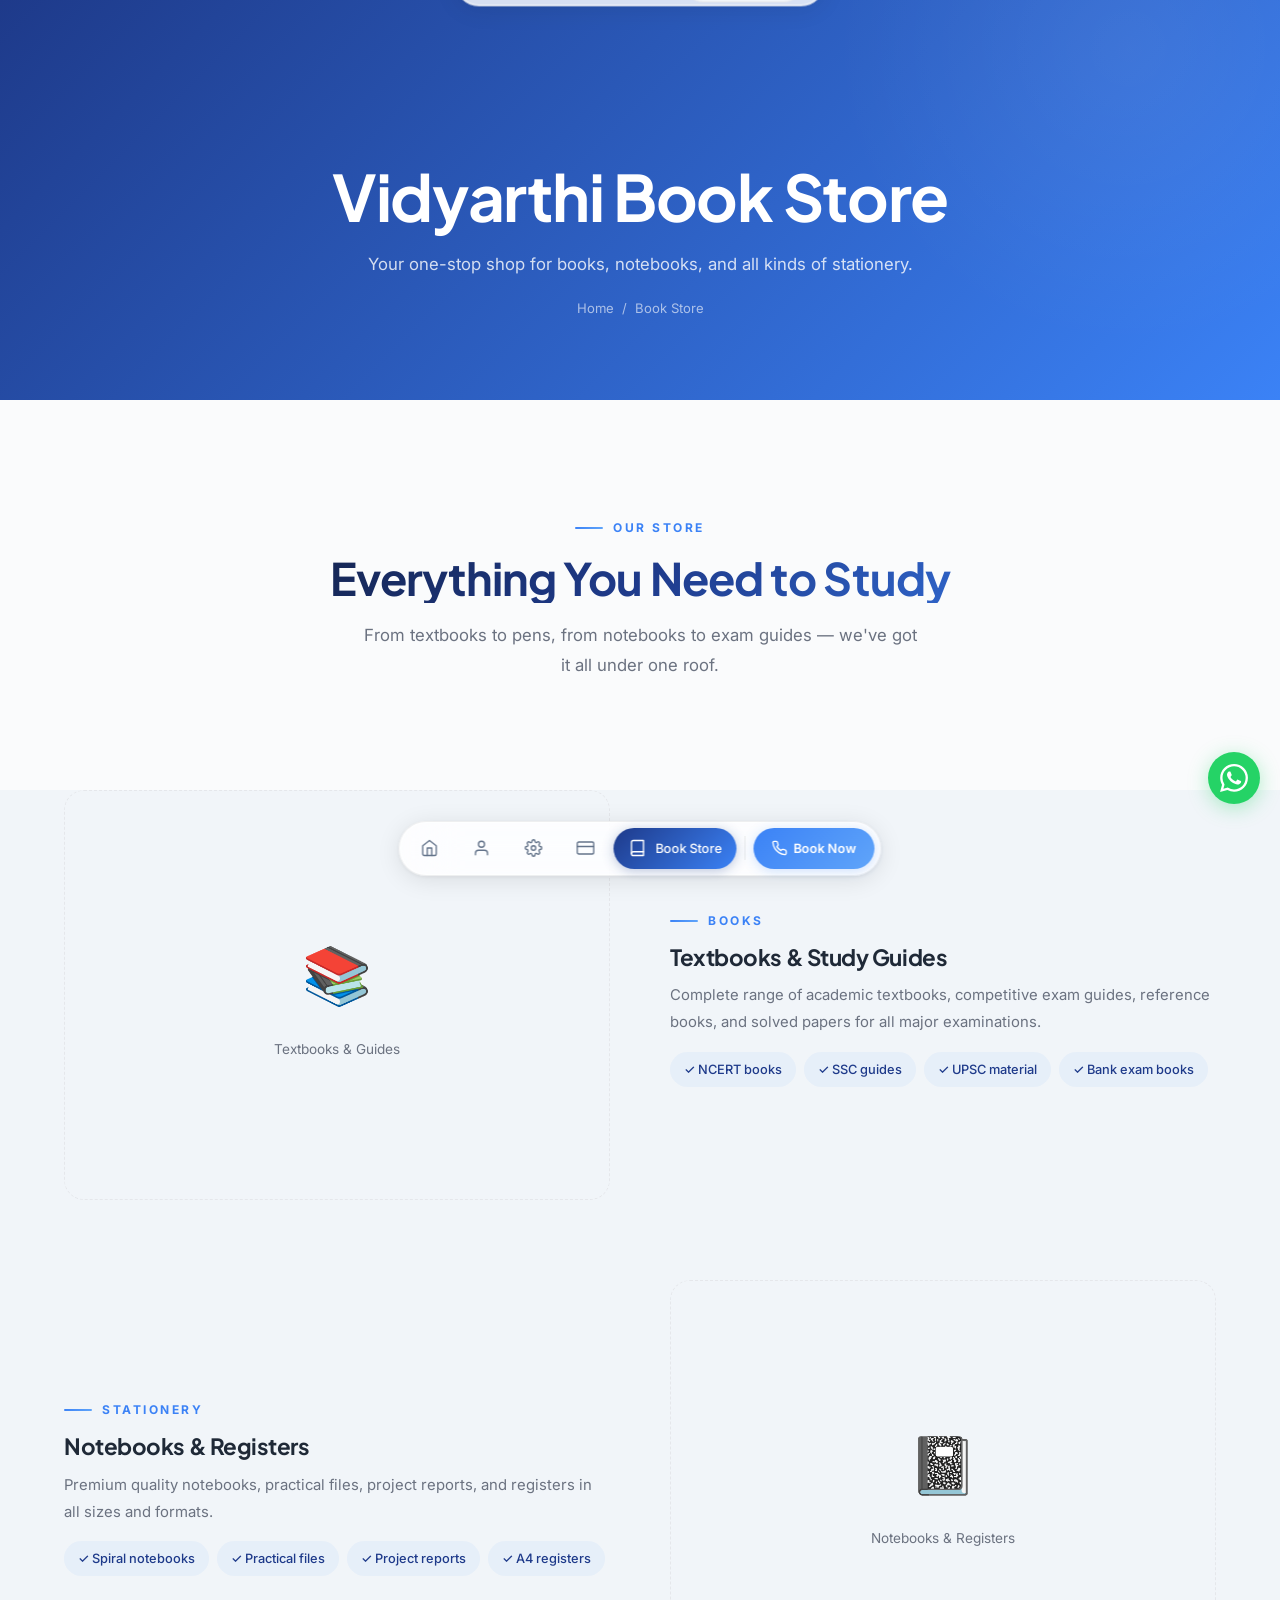
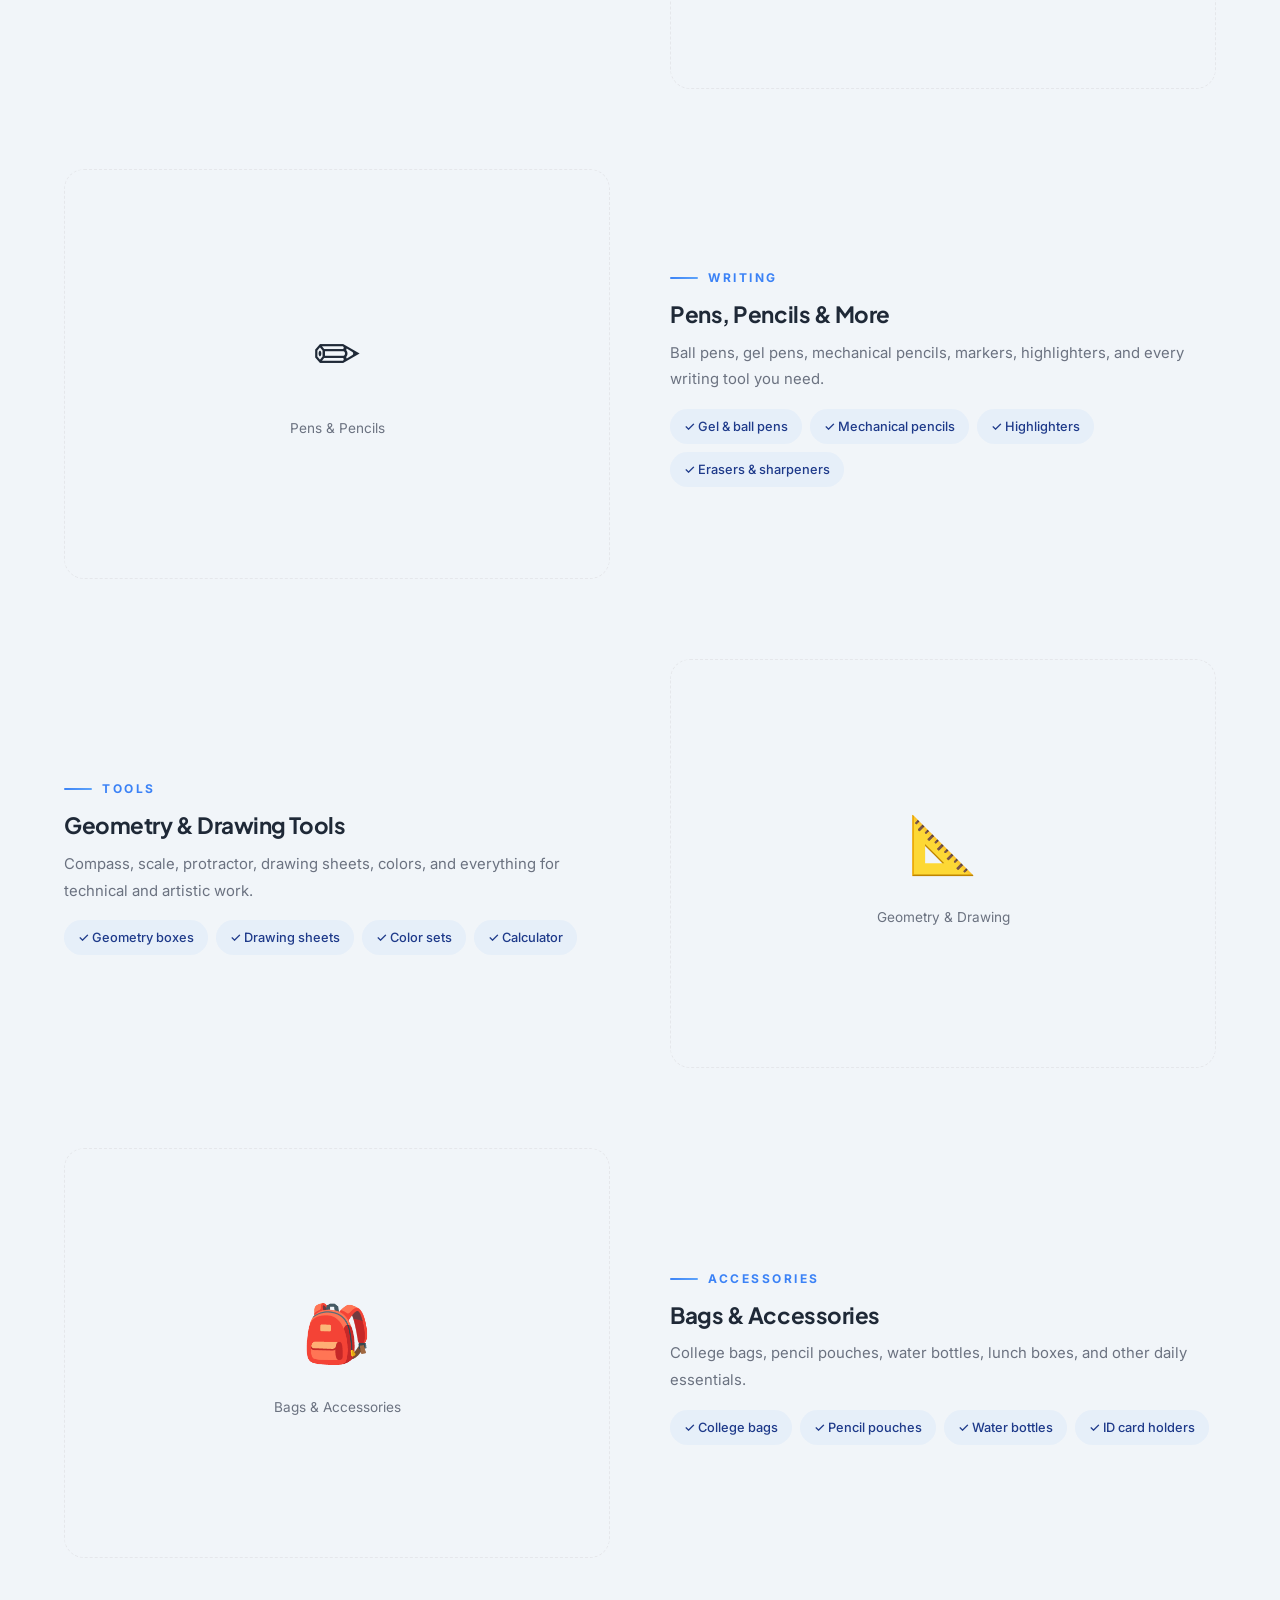
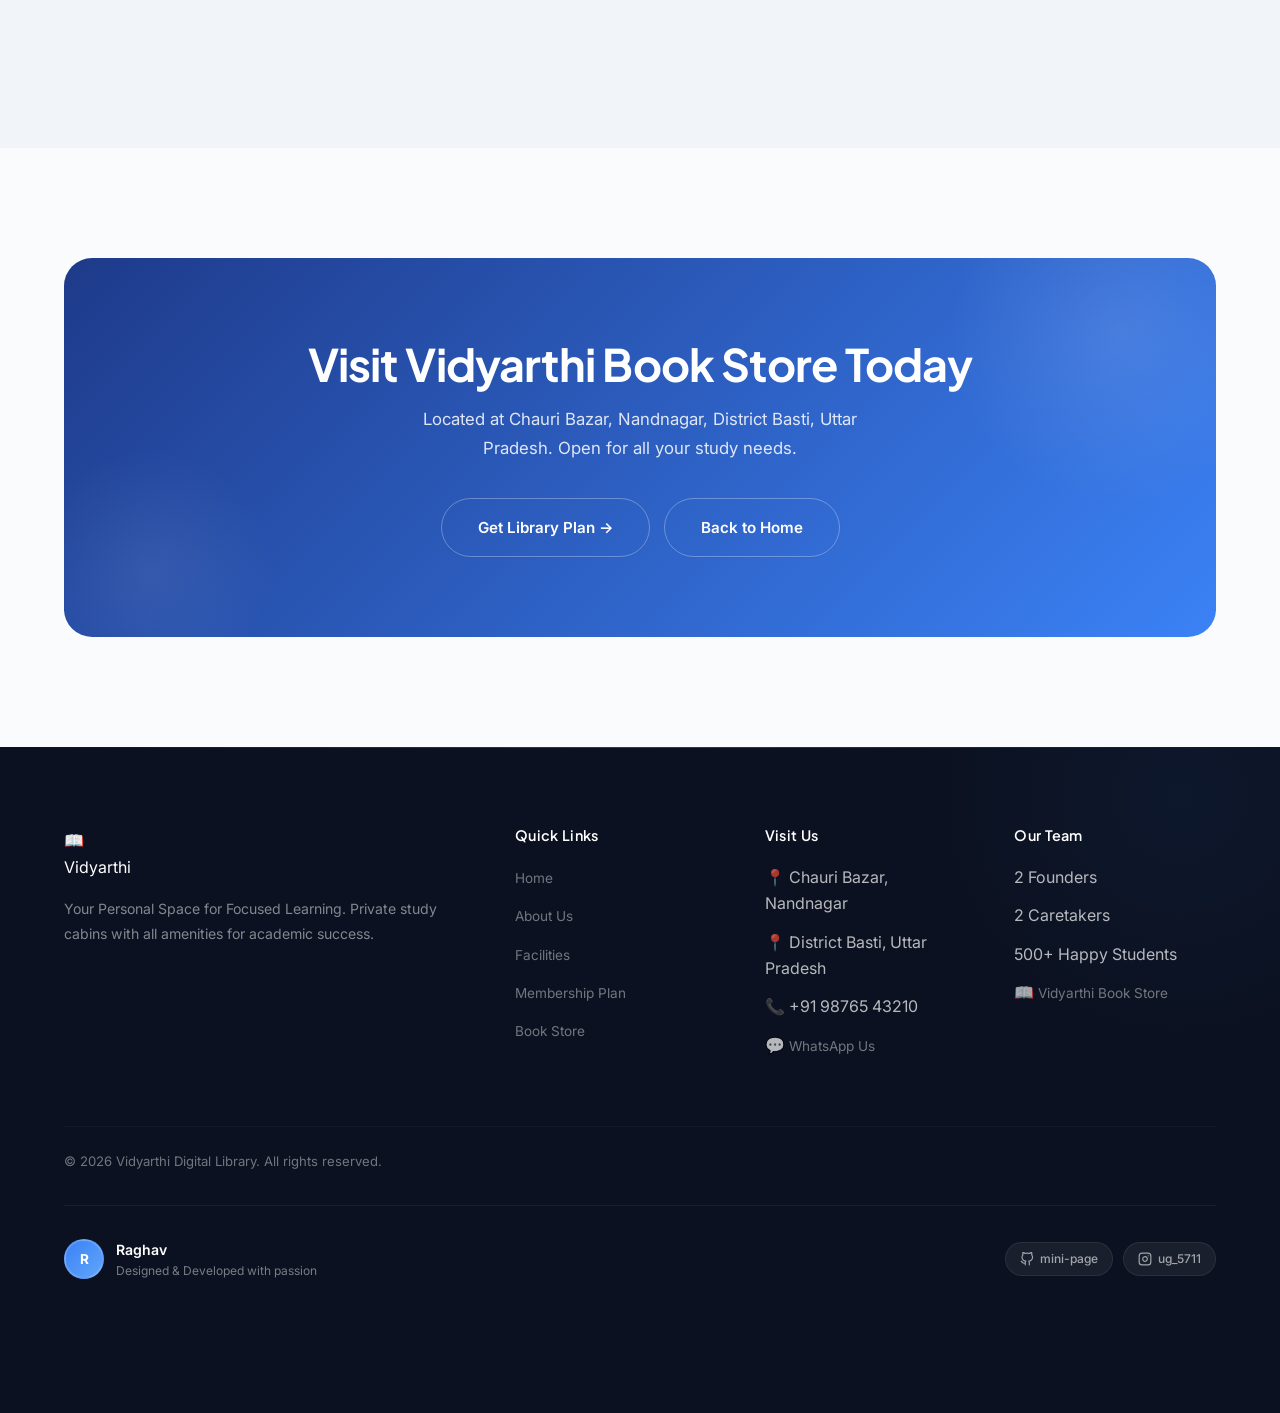
<file: bookstore.html>
<!DOCTYPE html>
<html lang="en">
<head>
  <meta charset="UTF-8">
  <meta name="viewport" content="width=device-width, initial-scale=1.0">
  <title>Vidyarthi Book Store – Stationery, Books & More</title>
  <meta name="description" content="Vidyarthi Book Store – Your one-stop shop for books, notebooks, and stationery. Located at Chauri Bazar, Nandnagar, District Basti, UP.">
  <link rel="preconnect" href="https://fonts.googleapis.com">
  <link href="https://fonts.googleapis.com/css2?family=Inter:wght@400;500;600;700;800&family=Plus+Jakarta+Sans:wght@600;700;800&display=swap" rel="stylesheet">
  <link rel="stylesheet" href="styles.css">
</head>
<body>

  <div class="loading-screen">
    <div class="skeleton-loader">
      <div class="skeleton-bone skeleton-bone-1"></div>
      <div class="skeleton-bone skeleton-bone-2"></div>
      <div class="skeleton-bone skeleton-bone-3"></div>
    </div>
    <div class="loading-text">Vidyarthi Digital Library...</div>
  </div>

  <div class="scroll-progress"></div>
  <div class="cursor-glow"></div>


  <div class="top-bar">
    <a href="index.html" class="top-bar-logo">
      <div class="top-bar-logo-icon">📚</div>
      <span class="top-bar-full">Vidyarthi Book Store</span>
      <span class="top-bar-abbr">VBS</span>
    </a>
    <a href="#" class="top-bar-back" onclick="window.scrollTo({top:0,behavior:'smooth'});return false;">
      <svg viewBox="0 0 24 24"><path d="M18 15l-6-6-6 6"/></svg>
      Back to top
    </a>
  </div>

  <nav class="navbar">
    <div class="nav-pill">
      <a href="index.html" class="nav-pill-item" data-tooltip="Home">
        <span class="nav-icon"><svg viewBox="0 0 24 24"><path d="M3 9l9-7 9 7v11a2 2 0 0 1-2 2H5a2 2 0 0 1-2-2z"/><polyline points="9 22 9 12 15 12 15 22"/></svg></span>
        <span class="nav-label">Home</span>
      </a>
      <a href="about.html" class="nav-pill-item" data-tooltip="About Us">
        <span class="nav-icon"><svg viewBox="0 0 24 24"><path d="M20 21v-2a4 4 0 0 0-4-4H8a4 4 0 0 0-4 4v2"/><circle cx="12" cy="7" r="4"/></svg></span>
        <span class="nav-label">About</span>
      </a>
      <a href="facilities.html" class="nav-pill-item" data-tooltip="Our Facilities">
        <span class="nav-icon"><svg viewBox="0 0 24 24"><circle cx="12" cy="12" r="3"/><path d="M19.4 15a1.65 1.65 0 0 0 .33 1.82l.06.06a2 2 0 0 1-2.83 2.83l-.06-.06a1.65 1.65 0 0 0-1.82-.33 1.65 1.65 0 0 0-1 1.51V21a2 2 0 0 1-4 0v-.09A1.65 1.65 0 0 0 9 19.4a1.65 1.65 0 0 0-1.82.33l-.06.06a2 2 0 0 1-2.83-2.83l.06-.06A1.65 1.65 0 0 0 4.68 15a1.65 1.65 0 0 0-1.51-1H3a2 2 0 0 1 0-4h.09A1.65 1.65 0 0 0 4.6 9a1.65 1.65 0 0 0-.33-1.82l-.06-.06a2 2 0 0 1 2.83-2.83l.06.06A1.65 1.65 0 0 0 9 4.68a1.65 1.65 0 0 0 1-1.51V3a2 2 0 0 1 4 0v.09a1.65 1.65 0 0 0 1 1.51 1.65 1.65 0 0 0 1.82-.33l.06-.06a2 2 0 0 1 2.83 2.83l-.06.06A1.65 1.65 0 0 0 19.4 9a1.65 1.65 0 0 0 1.51 1H21a2 2 0 0 1 0 4h-.09a1.65 1.65 0 0 0-1.51 1z"/></svg></span>
        <span class="nav-label">Facilities</span>
      </a>
      <a href="plans.html" class="nav-pill-item" data-tooltip="Plans & Contact">
        <span class="nav-icon"><svg viewBox="0 0 24 24"><rect x="1" y="4" width="22" height="16" rx="2" ry="2"/><line x1="1" y1="10" x2="23" y2="10"/></svg></span>
        <span class="nav-label">Plans</span>
      </a>
      <a href="bookstore.html" class="nav-pill-item active" data-tooltip="Book Store">
        <span class="nav-icon"><svg viewBox="0 0 24 24"><path d="M4 19.5A2.5 2.5 0 0 1 6.5 17H20"/><path d="M6.5 2H20v20H6.5A2.5 2.5 0 0 1 4 19.5v-15A2.5 2.5 0 0 1 6.5 2z"/></svg></span>
        <span class="nav-label">Book Store</span>
      </a>
      <div class="nav-divider"></div>
      <a href="plans.html" class="nav-pill-cta" data-tooltip="Get ₹499 Plan" data-tooltip-position="bottom">
        <svg viewBox="0 0 24 24"><path d="M22 16.92v3a2 2 0 0 1-2.18 2 19.79 19.79 0 0 1-8.63-3.07 19.5 19.5 0 0 1-6-6 19.79 19.79 0 0 1-3.07-8.67A2 2 0 0 1 4.11 2h3a2 2 0 0 1 2 1.72c.127.96.361 1.903.7 2.81a2 2 0 0 1-.45 2.11L8.09 9.91a16 16 0 0 0 6 6l1.27-1.27a2 2 0 0 1 2.11-.45c.907.339 1.85.573 2.81.7A2 2 0 0 1 22 16.92z"/></svg>
        <span>Book Now</span>
      </a>
    </div>
  </nav>

  <div class="page-content">

    <div class="page-header">
      <div class="container">
        <h1>Vidyarthi Book Store</h1>
        <p>Your one-stop shop for books, notebooks, and all kinds of stationery.</p>
        <div class="breadcrumb"><a href="index.html">Home</a> <span>/</span> <span>Book Store</span></div>
      </div>
    </div>

    <section class="section">
      <div class="container">
        <div class="text-center reveal-blur">
          <span class="section-label">Our Store</span>
          <h2 class="section-title">Everything You Need to Study</h2>
          <p class="section-subtitle mx-auto">From textbooks to pens, from notebooks to exam guides — we've got it all under one roof.</p>
        </div>
      </div>
    </section>

    <section class="section section-alt" style="padding-top:0;">
      <div class="container">
        <div class="facility-detail reveal-left">
          <div class="facility-visual"><div class="facility-visual-inner"><div class="emoji">📚</div><span>Textbooks & Guides</span></div></div>
          <div class="facility-text">
            <span class="section-label">Books</span>
            <h3>Textbooks & Study Guides</h3>
            <p>Complete range of academic textbooks, competitive exam guides, reference books, and solved papers for all major examinations.</p>
            <div class="facility-highlights">
              <div class="facility-highlight">✓ NCERT books</div><div class="facility-highlight">✓ SSC guides</div><div class="facility-highlight">✓ UPSC material</div><div class="facility-highlight">✓ Bank exam books</div>
            </div>
          </div>
        </div>

        <div class="facility-detail reverse reveal-right">
          <div class="facility-visual"><div class="facility-visual-inner"><div class="emoji">📓</div><span>Notebooks & Registers</span></div></div>
          <div class="facility-text">
            <span class="section-label">Stationery</span>
            <h3>Notebooks & Registers</h3>
            <p>Premium quality notebooks, practical files, project reports, and registers in all sizes and formats.</p>
            <div class="facility-highlights">
              <div class="facility-highlight">✓ Spiral notebooks</div><div class="facility-highlight">✓ Practical files</div><div class="facility-highlight">✓ Project reports</div><div class="facility-highlight">✓ A4 registers</div>
            </div>
          </div>
        </div>

        <div class="facility-detail reveal-scale">
          <div class="facility-visual"><div class="facility-visual-inner"><div class="emoji">✏️</div><span>Pens & Pencils</span></div></div>
          <div class="facility-text">
            <span class="section-label">Writing</span>
            <h3>Pens, Pencils & More</h3>
            <p>Ball pens, gel pens, mechanical pencils, markers, highlighters, and every writing tool you need.</p>
            <div class="facility-highlights">
              <div class="facility-highlight">✓ Gel & ball pens</div><div class="facility-highlight">✓ Mechanical pencils</div><div class="facility-highlight">✓ Highlighters</div><div class="facility-highlight">✓ Erasers & sharpeners</div>
            </div>
          </div>
        </div>

        <div class="facility-detail reverse reveal-left">
          <div class="facility-visual"><div class="facility-visual-inner"><div class="emoji">📐</div><span>Geometry & Drawing</span></div></div>
          <div class="facility-text">
            <span class="section-label">Tools</span>
            <h3>Geometry & Drawing Tools</h3>
            <p>Compass, scale, protractor, drawing sheets, colors, and everything for technical and artistic work.</p>
            <div class="facility-highlights">
              <div class="facility-highlight">✓ Geometry boxes</div><div class="facility-highlight">✓ Drawing sheets</div><div class="facility-highlight">✓ Color sets</div><div class="facility-highlight">✓ Calculator</div>
            </div>
          </div>
        </div>

        <div class="facility-detail reveal-right">
          <div class="facility-visual"><div class="facility-visual-inner"><div class="emoji">🎒</div><span>Bags & Accessories</span></div></div>
          <div class="facility-text">
            <span class="section-label">Accessories</span>
            <h3>Bags & Accessories</h3>
            <p>College bags, pencil pouches, water bottles, lunch boxes, and other daily essentials.</p>
            <div class="facility-highlights">
              <div class="facility-highlight">✓ College bags</div><div class="facility-highlight">✓ Pencil pouches</div><div class="facility-highlight">✓ Water bottles</div><div class="facility-highlight">✓ ID card holders</div>
            </div>
          </div>
        </div>
      </div>
    </section>

    <section class="section">
      <div class="container">
        <div class="cta-section reveal-scale">
          <h2>Visit Vidyarthi Book Store Today</h2>
          <p>Located at Chauri Bazar, Nandnagar, District Basti, Uttar Pradesh. Open for all your study needs.</p>
          <div class="cta-buttons">
            <a href="plans.html" class="btn btn-secondary btn-lg">Get Library Plan →</a>
            <a href="index.html" class="btn btn-secondary btn-lg">Back to Home</a>
          </div>
        </div>
      </div>
    </section>

    <footer class="footer">
      <div class="container">
        <div class="footer-grid">
          <div class="footer-brand">
            <div class="nav-logo" style="color:#fff;"><div class="nav-logo-icon">📖</div>Vidyarthi</div>
            <p>Your Personal Space for Focused Learning. Private study cabins with all amenities for academic success.</p>
          </div>
          <div><h4>Quick Links</h4><ul class="footer-links"><li><a href="index.html">Home</a></li><li><a href="about.html">About Us</a></li><li><a href="facilities.html">Facilities</a></li><li><a href="plans.html">Membership Plan</a></li><li><a href="bookstore.html">Book Store</a></li></ul></div>
          <div><h4>Visit Us</h4><ul class="footer-links"><li>📍 Chauri Bazar, Nandnagar</li><li>📍 District Basti, Uttar Pradesh</li><li>📞 +91 98765 43210</li><li>💬 <a href="https://wa.me/919876543210" target="_blank">WhatsApp Us</a></li></ul></div>
          <div><h4>Our Team</h4><ul class="footer-links"><li>2 Founders</li><li>2 Caretakers</li><li>500+ Happy Students</li><li>📖 <a href="bookstore.html">Vidyarthi Book Store</a></li></ul></div>
        </div>
        <div class="footer-bottom">
          <span>&copy; <span id="currentYear"></span> Vidyarthi Digital Library. All rights reserved.</span>
        </div>
        <div class="footer-signature">
          <div class="footer-sig-left">
            <div class="footer-sig-avatar">R</div>
            <div class="footer-sig-text">
              <span class="footer-sig-name">Raghav</span>
              <span class="footer-sig-role">Designed & Developed with passion</span>
            </div>
          </div>
          <div class="footer-sig-links">
            <a href="https://github.com/mini-page" target="_blank" class="footer-sig-link">
              <svg viewBox="0 0 24 24"><path d="M9 19c-5 1.5-5-2.5-7-3m14 6v-3.87a3.37 3.37 0 0 0-.94-2.61c3.14-.35 6.44-1.54 6.44-7A5.44 5.44 0 0 0 20 4.77 5.07 5.07 0 0 0 19.91 1S18.73.65 16 2.48a13.38 13.38 0 0 0-7 0C6.27.65 5.09 1 5.09 1A5.07 5.07 0 0 0 5 4.77a5.44 5.44 0 0 0-1.5 3.78c0 5.42 3.3 6.61 6.44 7A3.37 3.37 0 0 0 9 18.13V22"/></svg>
              mini-page
            </a>
            <a href="https://instagram.com/ug_5711" target="_blank" class="footer-sig-link">
              <svg viewBox="0 0 24 24"><rect x="2" y="2" width="20" height="20" rx="5" ry="5"/><path d="M16 11.37A4 4 0 1 1 12.63 8 4 4 0 0 1 16 11.37z"/><line x1="17.5" y1="6.5" x2="17.51" y2="6.5"/></svg>
              ug_5711
            </a>
          </div>
        </div>
      </div>
    </footer>
  </div>

  <a href="https://wa.me/919876543210" target="_blank" class="whatsapp-float" aria-label="Chat on WhatsApp" data-tooltip="Chat on WhatsApp" data-tooltip-position="left">
    <svg viewBox="0 0 24 24" width="28" height="28" fill="#fff"><path d="M17.472 14.382c-.297-.149-1.758-.867-2.03-.967-.273-.099-.471-.148-.67.15-.197.297-.767.966-.94 1.164-.173.199-.347.223-.644.075-.297-.15-1.255-.463-2.39-1.475-.883-.788-1.48-1.761-1.653-2.059-.173-.297-.018-.458.13-.606.134-.133.298-.347.446-.52.149-.174.198-.298.298-.497.099-.198.05-.371-.025-.52-.075-.149-.669-1.612-.916-2.207-.242-.579-.487-.5-.669-.51-.173-.008-.371-.01-.57-.01-.198 0-.52.074-.792.372-.272.297-1.04 1.016-1.04 2.479 0 1.462 1.065 2.875 1.213 3.074.149.198 2.096 3.2 5.077 4.487.709.306 1.262.489 1.694.625.712.227 1.36.195 1.871.118.571-.085 1.758-.719 2.006-1.413.248-.694.248-1.289.173-1.413-.074-.124-.272-.198-.57-.347m-5.421 7.403h-.004a9.87 9.87 0 01-5.031-1.378l-.361-.214-3.741.982.998-3.648-.235-.374a9.86 9.86 0 01-1.51-5.26c.001-5.45 4.436-9.884 9.888-9.884 2.64 0 5.122 1.03 6.988 2.898a9.825 9.825 0 012.893 6.994c-.003 5.45-4.437 9.884-9.885 9.884m8.413-18.297A11.815 11.815 0 0012.05 0C5.495 0 .16 5.335.157 11.892c0 2.096.547 4.142 1.588 5.945L.057 24l6.305-1.654a11.882 11.882 0 005.683 1.448h.005c6.554 0 11.89-5.335 11.893-11.893a11.821 11.821 0 00-3.48-8.413z"/></svg>
  </a>
  <script src="script.js"></script>
</body>
</html>
</file>
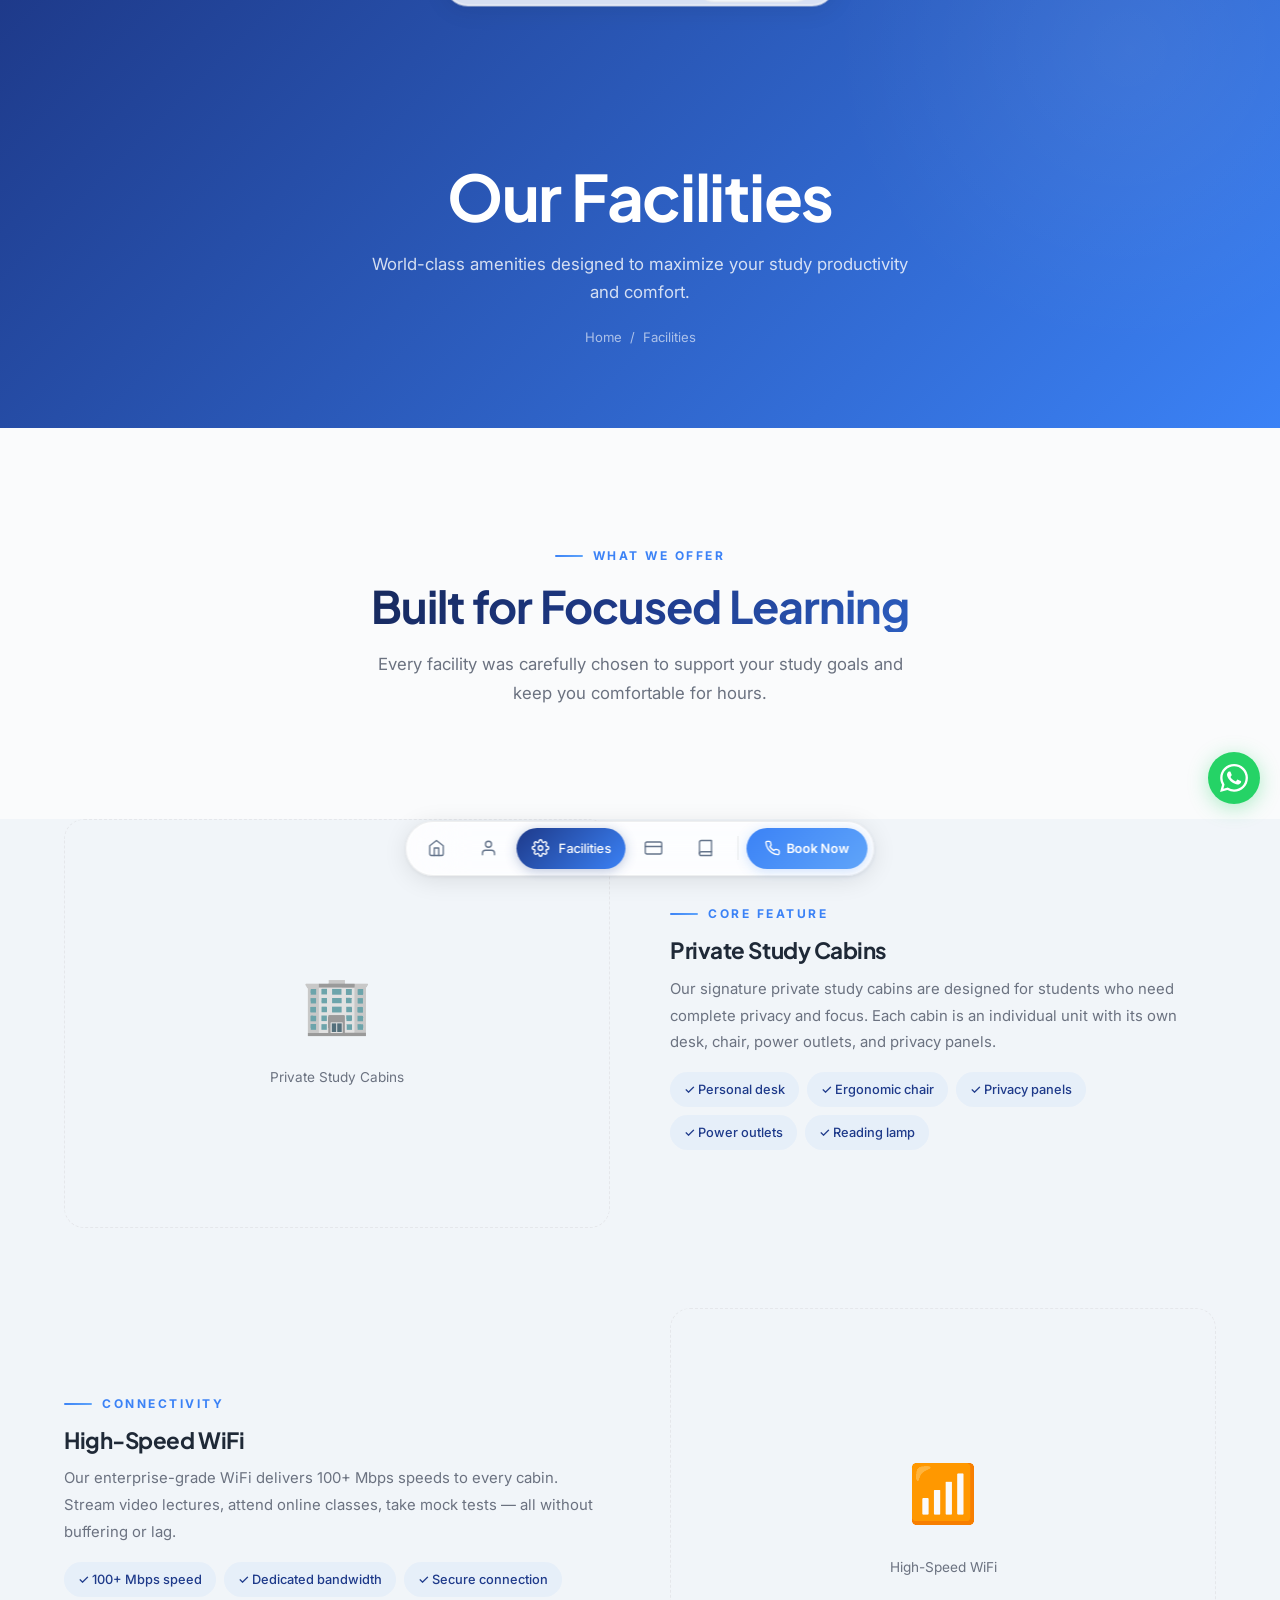
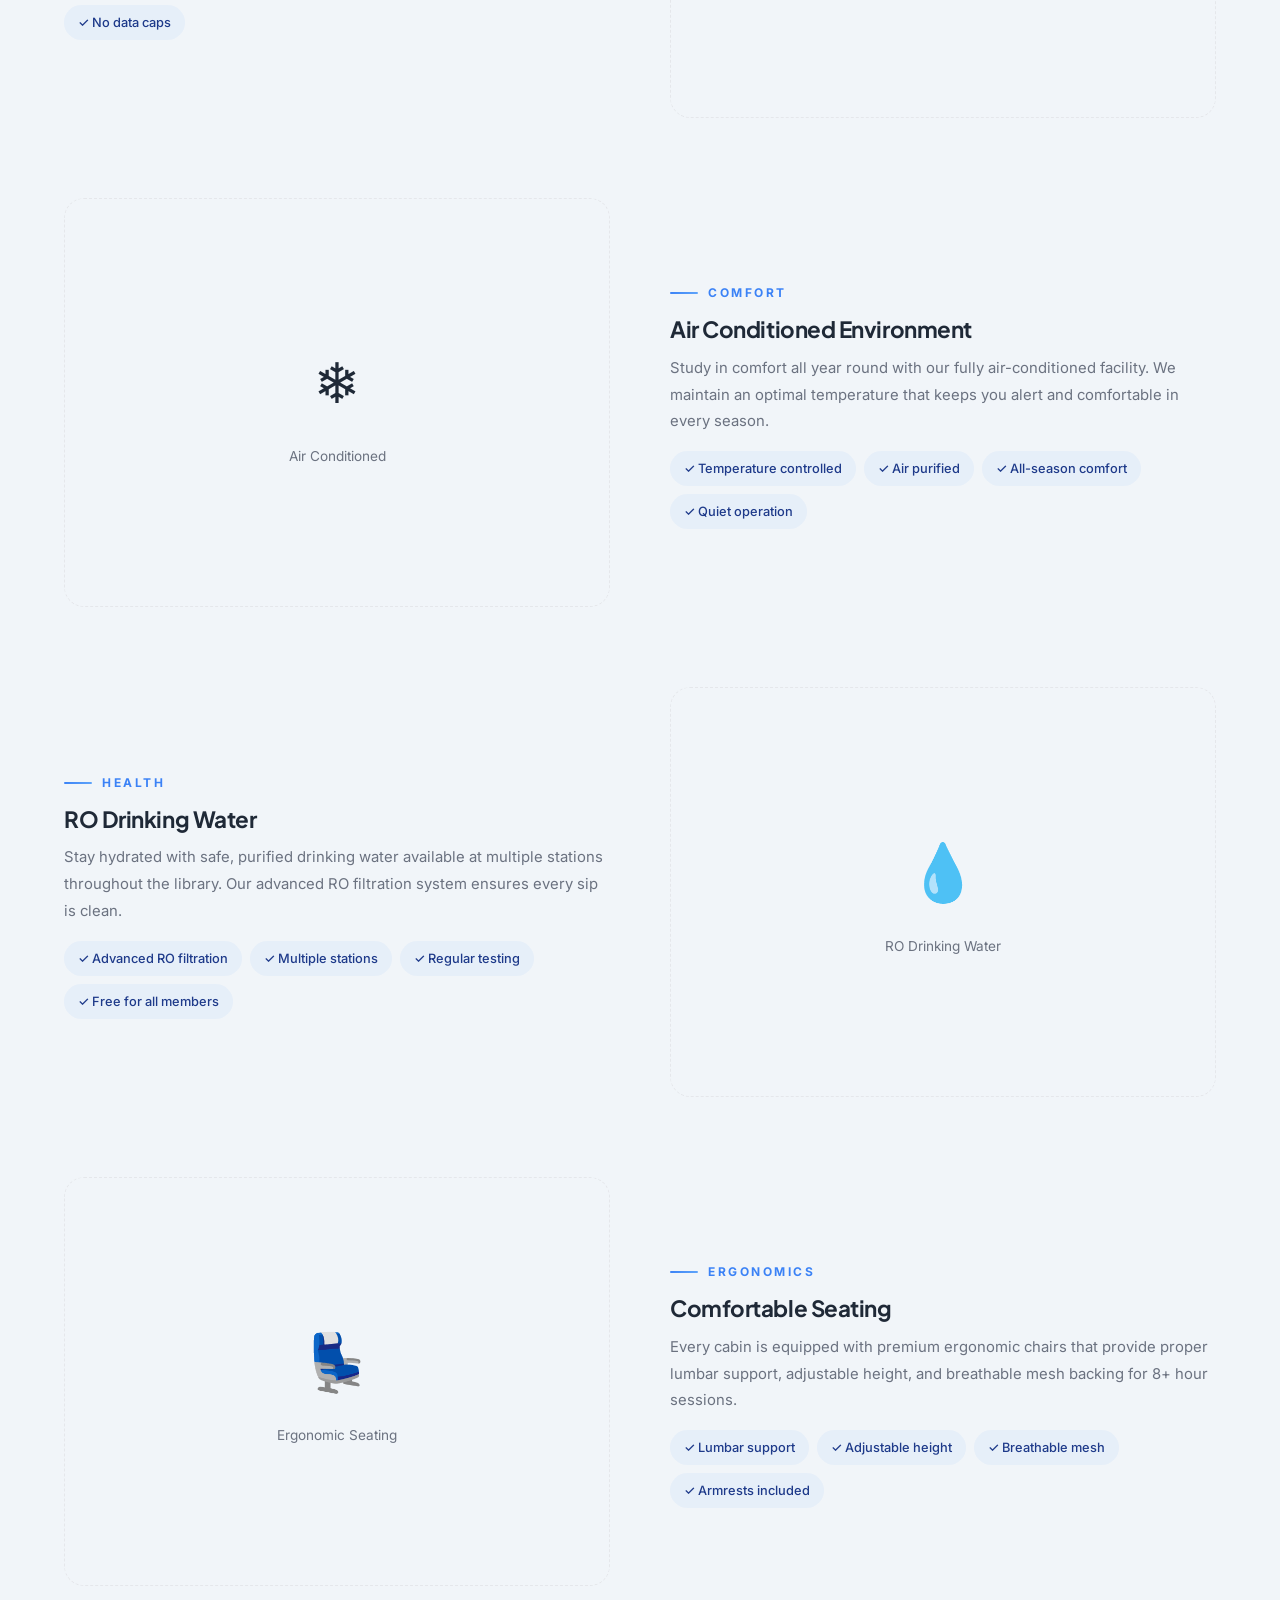
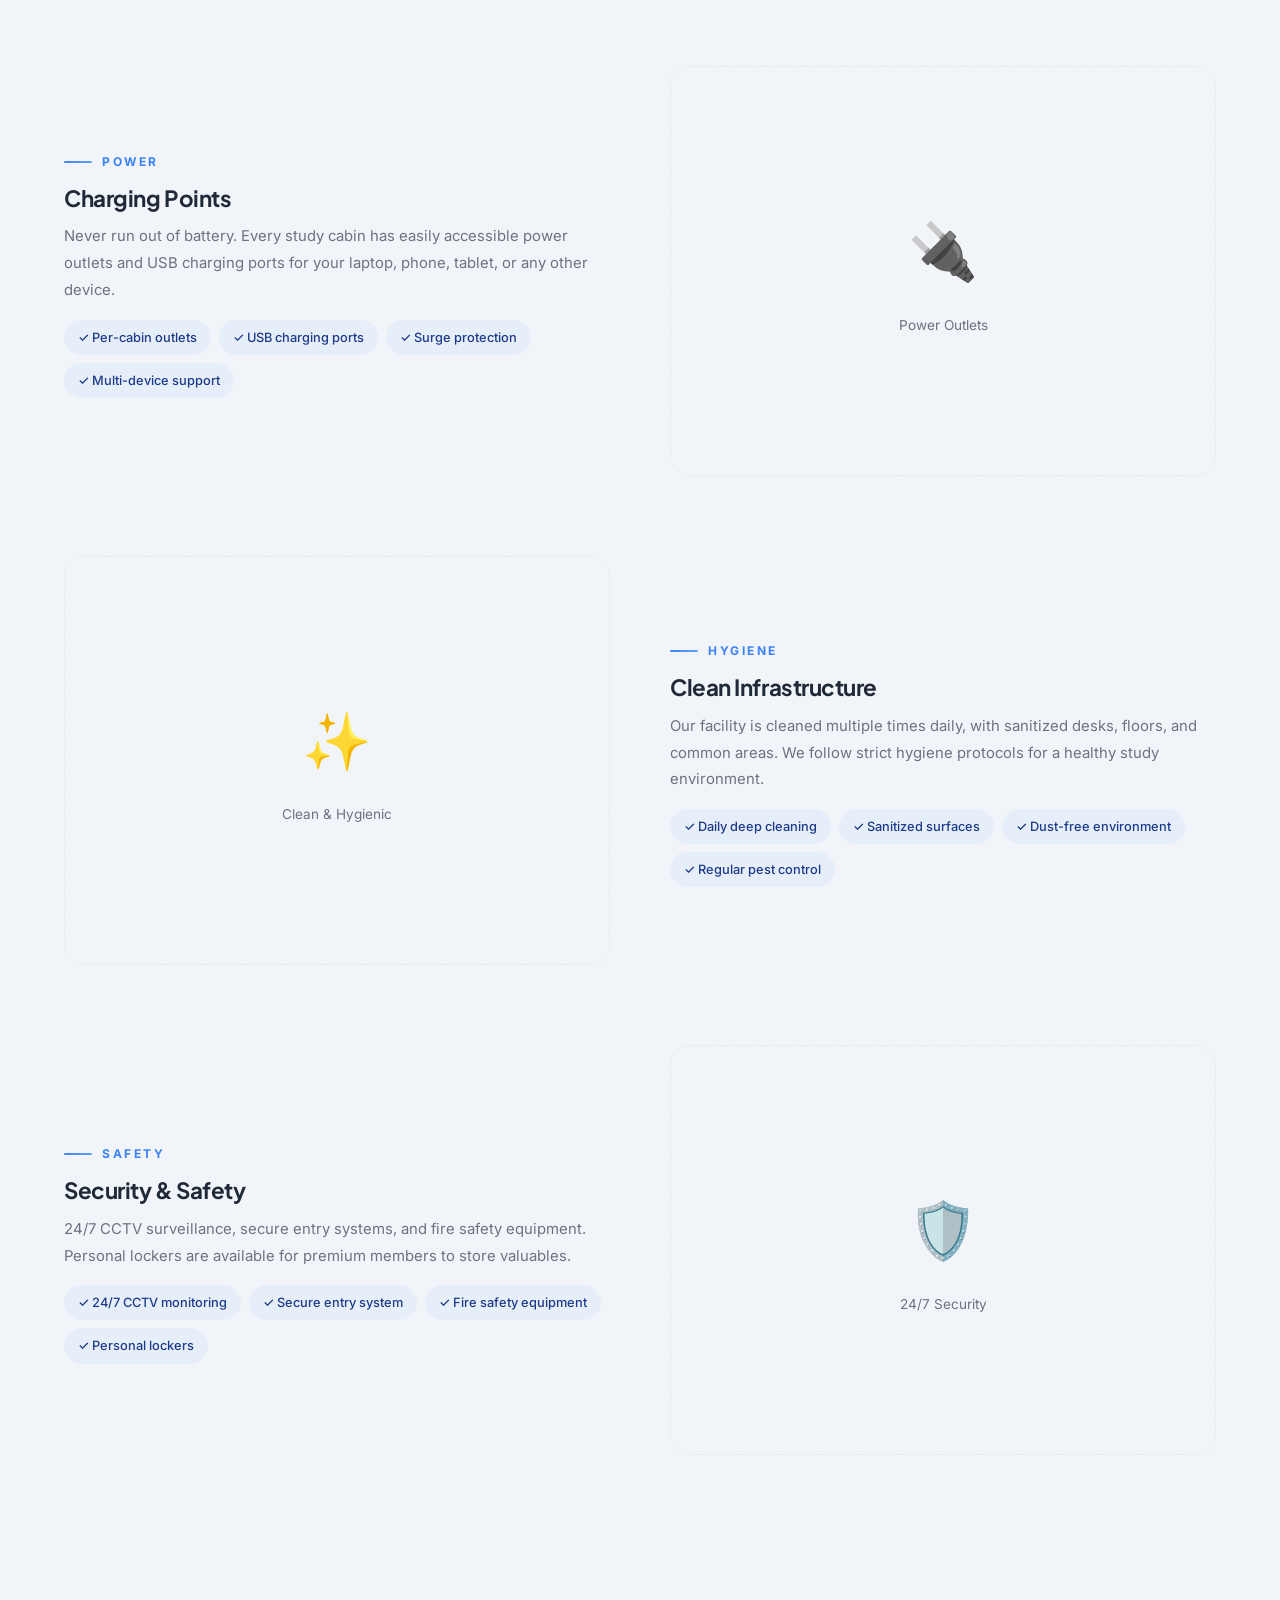
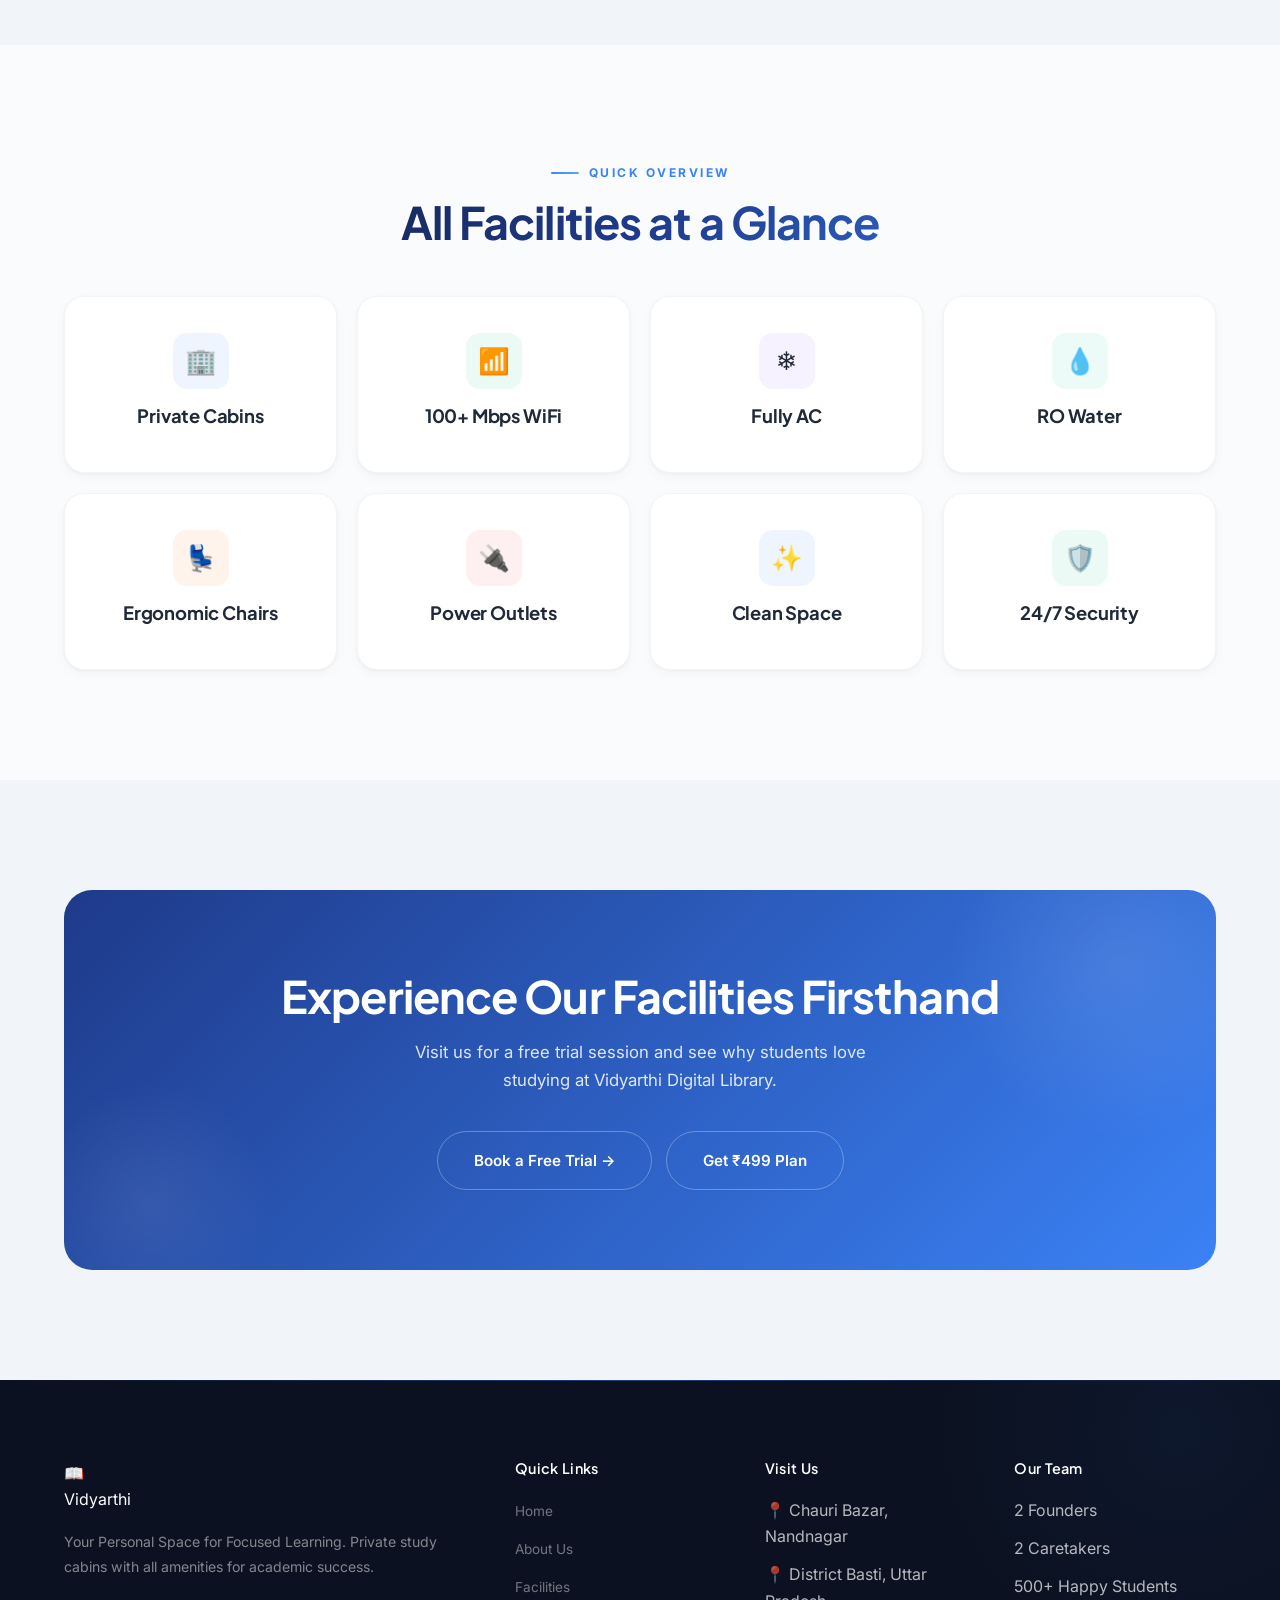
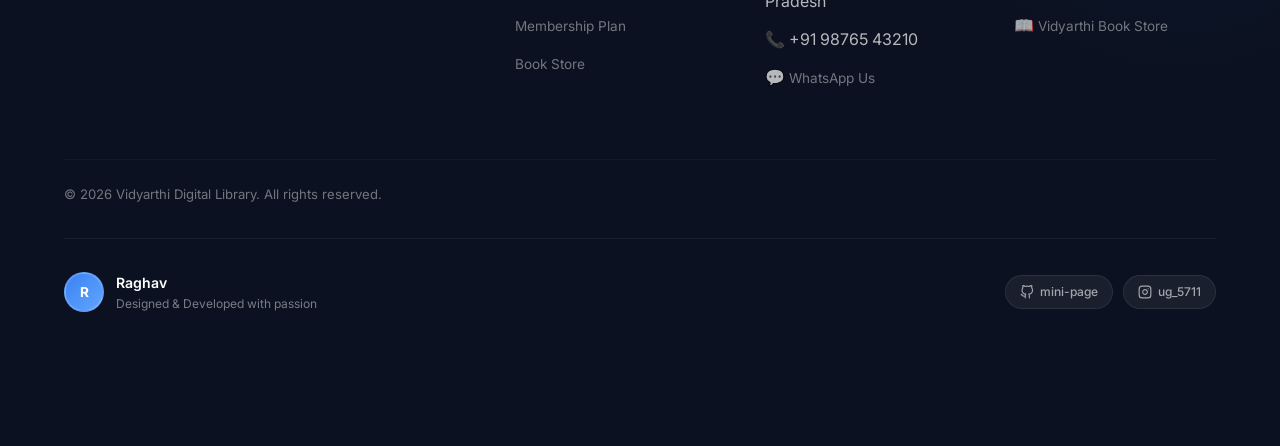
<file: facilities.html>
<!DOCTYPE html>
<html lang="en">
<head>
  <meta charset="UTF-8">
  <meta name="viewport" content="width=device-width, initial-scale=1.0">
  <title>Facilities – Vidyarthi Digital Library</title>
  <meta name="description" content="Explore the world-class facilities at Vidyarthi Digital Library – private cabins, high-speed WiFi, AC, RO water, and more.">
  <link rel="preconnect" href="https://fonts.googleapis.com">
  <link href="https://fonts.googleapis.com/css2?family=Inter:wght@400;500;600;700;800&family=Plus+Jakarta+Sans:wght@600;700;800&display=swap" rel="stylesheet">
  <link rel="stylesheet" href="styles.css">
</head>
<body>

  <!-- Top Brand Bar (visible on scroll) -->
  <div class="top-bar">
    <a href="index.html" class="top-bar-logo">
      <div class="top-bar-logo-icon">📖</div>
      <span class="top-bar-full">Vidyarthi Digital Library</span>
      <span class="top-bar-abbr">VDL</span>
    </a>
    <a href="#" class="top-bar-back" onclick="window.scrollTo({top:0,behavior:'smooth'});return false;">
      <svg viewBox="0 0 24 24"><path d="M18 15l-6-6-6 6"/></svg>
      Back to top
    </a>
  </div>

  <nav class="navbar">
    <div class="nav-pill">
      <a href="index.html" class="nav-pill-item" data-tooltip="Home">
        <span class="nav-icon"><svg viewBox="0 0 24 24"><path d="M3 9l9-7 9 7v11a2 2 0 0 1-2 2H5a2 2 0 0 1-2-2z"/><polyline points="9 22 9 12 15 12 15 22"/></svg></span>
        <span class="nav-label">Home</span>
      </a>
      <a href="about.html" class="nav-pill-item" data-tooltip="About Us">
        <span class="nav-icon"><svg viewBox="0 0 24 24"><path d="M20 21v-2a4 4 0 0 0-4-4H8a4 4 0 0 0-4 4v2"/><circle cx="12" cy="7" r="4"/></svg></span>
        <span class="nav-label">About</span>
      </a>
      <a href="facilities.html" class="nav-pill-item active" data-tooltip="Our Facilities">
        <span class="nav-icon"><svg viewBox="0 0 24 24"><circle cx="12" cy="12" r="3"/><path d="M19.4 15a1.65 1.65 0 0 0 .33 1.82l.06.06a2 2 0 0 1-2.83 2.83l-.06-.06a1.65 1.65 0 0 0-1.82-.33 1.65 1.65 0 0 0-1 1.51V21a2 2 0 0 1-4 0v-.09A1.65 1.65 0 0 0 9 19.4a1.65 1.65 0 0 0-1.82.33l-.06.06a2 2 0 0 1-2.83-2.83l.06-.06A1.65 1.65 0 0 0 4.68 15a1.65 1.65 0 0 0-1.51-1H3a2 2 0 0 1 0-4h.09A1.65 1.65 0 0 0 4.6 9a1.65 1.65 0 0 0-.33-1.82l-.06-.06a2 2 0 0 1 2.83-2.83l.06.06A1.65 1.65 0 0 0 9 4.68a1.65 1.65 0 0 0 1-1.51V3a2 2 0 0 1 4 0v.09a1.65 1.65 0 0 0 1 1.51 1.65 1.65 0 0 0 1.82-.33l.06-.06a2 2 0 0 1 2.83 2.83l-.06.06A1.65 1.65 0 0 0 19.4 9a1.65 1.65 0 0 0 1.51 1H21a2 2 0 0 1 0 4h-.09a1.65 1.65 0 0 0-1.51 1z"/></svg></span>
        <span class="nav-label">Facilities</span>
      </a>
      <a href="plans.html" class="nav-pill-item" data-tooltip="Plans & Contact">
        <span class="nav-icon"><svg viewBox="0 0 24 24"><rect x="1" y="4" width="22" height="16" rx="2" ry="2"/><line x1="1" y1="10" x2="23" y2="10"/></svg></span>
        <span class="nav-label">Plans</span>
      </a>
      <a href="bookstore.html" class="nav-pill-item" data-tooltip="Book Store">
        <span class="nav-icon"><svg viewBox="0 0 24 24"><path d="M4 19.5A2.5 2.5 0 0 1 6.5 17H20"/><path d="M6.5 2H20v20H6.5A2.5 2.5 0 0 1 4 19.5v-15A2.5 2.5 0 0 1 6.5 2z"/></svg></span>
        <span class="nav-label">Book Store</span>
      </a>
      <div class="nav-divider"></div>
      <a href="plans.html" class="nav-pill-cta" data-tooltip="Get ₹499 Plan" data-tooltip-position="bottom">
        <svg viewBox="0 0 24 24"><path d="M22 16.92v3a2 2 0 0 1-2.18 2 19.79 19.79 0 0 1-8.63-3.07 19.5 19.5 0 0 1-6-6 19.79 19.79 0 0 1-3.07-8.67A2 2 0 0 1 4.11 2h3a2 2 0 0 1 2 1.72c.127.96.361 1.903.7 2.81a2 2 0 0 1-.45 2.11L8.09 9.91a16 16 0 0 0 6 6l1.27-1.27a2 2 0 0 1 2.11-.45c.907.339 1.85.573 2.81.7A2 2 0 0 1 22 16.92z"/></svg>
        <span>Book Now</span>
      </a>
    </div>
  </nav>

  <div class="loading-screen">
    <div class="skeleton-loader">
      <div class="skeleton-bone skeleton-bone-1"></div>
      <div class="skeleton-bone skeleton-bone-2"></div>
      <div class="skeleton-bone skeleton-bone-3"></div>
    </div>
    <div class="loading-text">Vidyarthi Digital Library...</div>
  </div>
  <div class="scroll-progress"></div>
  <div class="cursor-glow"></div>


  <div class="page-content">

    <div class="page-header">
      <div class="container">
        <h1>Our Facilities</h1>
        <p>World-class amenities designed to maximize your study productivity and comfort.</p>
        <div class="breadcrumb"><a href="index.html">Home</a> <span>/</span> <span>Facilities</span></div>
      </div>
    </div>

    <section class="section">
      <div class="container">
        <div class="text-center reveal-blur">
          <span class="section-label">What We Offer</span>
          <h2 class="section-title">Built for Focused Learning</h2>
          <p class="section-subtitle mx-auto">Every facility was carefully chosen to support your study goals and keep you comfortable for hours.</p>
        </div>
      </div>
    </section>

    <section class="section section-alt" style="padding-top:0;">
      <div class="container">
        <div class="facility-detail reveal-left">
          <div class="facility-visual"><div class="facility-visual-inner"><div class="emoji">🏢</div><span>Private Study Cabins</span></div></div>
          <div class="facility-text">
            <span class="section-label">Core Feature</span>
            <h3>Private Study Cabins</h3>
            <p>Our signature private study cabins are designed for students who need complete privacy and focus. Each cabin is an individual unit with its own desk, chair, power outlets, and privacy panels.</p>
            <div class="facility-highlights">
              <div class="facility-highlight">✓ Personal desk</div><div class="facility-highlight">✓ Ergonomic chair</div><div class="facility-highlight">✓ Privacy panels</div><div class="facility-highlight">✓ Power outlets</div><div class="facility-highlight">✓ Reading lamp</div>
            </div>
          </div>
        </div>

        <div class="facility-detail reverse reveal-right">
          <div class="facility-visual"><div class="facility-visual-inner"><div class="emoji">📶</div><span>High-Speed WiFi</span></div></div>
          <div class="facility-text">
            <span class="section-label">Connectivity</span>
            <h3>High-Speed WiFi</h3>
            <p>Our enterprise-grade WiFi delivers 100+ Mbps speeds to every cabin. Stream video lectures, attend online classes, take mock tests — all without buffering or lag.</p>
            <div class="facility-highlights">
              <div class="facility-highlight">✓ 100+ Mbps speed</div><div class="facility-highlight">✓ Dedicated bandwidth</div><div class="facility-highlight">✓ Secure connection</div><div class="facility-highlight">✓ No data caps</div>
            </div>
          </div>
        </div>

        <div class="facility-detail reveal-left">
          <div class="facility-visual"><div class="facility-visual-inner"><div class="emoji">❄️</div><span>Air Conditioned</span></div></div>
          <div class="facility-text">
            <span class="section-label">Comfort</span>
            <h3>Air Conditioned Environment</h3>
            <p>Study in comfort all year round with our fully air-conditioned facility. We maintain an optimal temperature that keeps you alert and comfortable in every season.</p>
            <div class="facility-highlights">
              <div class="facility-highlight">✓ Temperature controlled</div><div class="facility-highlight">✓ Air purified</div><div class="facility-highlight">✓ All-season comfort</div><div class="facility-highlight">✓ Quiet operation</div>
            </div>
          </div>
        </div>

        <div class="facility-detail reverse reveal-right">
          <div class="facility-visual"><div class="facility-visual-inner"><div class="emoji">💧</div><span>RO Drinking Water</span></div></div>
          <div class="facility-text">
            <span class="section-label">Health</span>
            <h3>RO Drinking Water</h3>
            <p>Stay hydrated with safe, purified drinking water available at multiple stations throughout the library. Our advanced RO filtration system ensures every sip is clean.</p>
            <div class="facility-highlights">
              <div class="facility-highlight">✓ Advanced RO filtration</div><div class="facility-highlight">✓ Multiple stations</div><div class="facility-highlight">✓ Regular testing</div><div class="facility-highlight">✓ Free for all members</div>
            </div>
          </div>
        </div>

        <div class="facility-detail reveal-scale">
          <div class="facility-visual"><div class="facility-visual-inner"><div class="emoji">💺</div><span>Ergonomic Seating</span></div></div>
          <div class="facility-text">
            <span class="section-label">Ergonomics</span>
            <h3>Comfortable Seating</h3>
            <p>Every cabin is equipped with premium ergonomic chairs that provide proper lumbar support, adjustable height, and breathable mesh backing for 8+ hour sessions.</p>
            <div class="facility-highlights">
              <div class="facility-highlight">✓ Lumbar support</div><div class="facility-highlight">✓ Adjustable height</div><div class="facility-highlight">✓ Breathable mesh</div><div class="facility-highlight">✓ Armrests included</div>
            </div>
          </div>
        </div>

        <div class="facility-detail reverse reveal-rotate">
          <div class="facility-visual"><div class="facility-visual-inner"><div class="emoji">🔌</div><span>Power Outlets</span></div></div>
          <div class="facility-text">
            <span class="section-label">Power</span>
            <h3>Charging Points</h3>
            <p>Never run out of battery. Every study cabin has easily accessible power outlets and USB charging ports for your laptop, phone, tablet, or any other device.</p>
            <div class="facility-highlights">
              <div class="facility-highlight">✓ Per-cabin outlets</div><div class="facility-highlight">✓ USB charging ports</div><div class="facility-highlight">✓ Surge protection</div><div class="facility-highlight">✓ Multi-device support</div>
            </div>
          </div>
        </div>

        <div class="facility-detail reveal-blur">
          <div class="facility-visual"><div class="facility-visual-inner"><div class="emoji">✨</div><span>Clean & Hygienic</span></div></div>
          <div class="facility-text">
            <span class="section-label">Hygiene</span>
            <h3>Clean Infrastructure</h3>
            <p>Our facility is cleaned multiple times daily, with sanitized desks, floors, and common areas. We follow strict hygiene protocols for a healthy study environment.</p>
            <div class="facility-highlights">
              <div class="facility-highlight">✓ Daily deep cleaning</div><div class="facility-highlight">✓ Sanitized surfaces</div><div class="facility-highlight">✓ Dust-free environment</div><div class="facility-highlight">✓ Regular pest control</div>
            </div>
          </div>
        </div>

        <div class="facility-detail reverse reveal-left">
          <div class="facility-visual"><div class="facility-visual-inner"><div class="emoji">🛡️</div><span>24/7 Security</span></div></div>
          <div class="facility-text">
            <span class="section-label">Safety</span>
            <h3>Security & Safety</h3>
            <p>24/7 CCTV surveillance, secure entry systems, and fire safety equipment. Personal lockers are available for premium members to store valuables.</p>
            <div class="facility-highlights">
              <div class="facility-highlight">✓ 24/7 CCTV monitoring</div><div class="facility-highlight">✓ Secure entry system</div><div class="facility-highlight">✓ Fire safety equipment</div><div class="facility-highlight">✓ Personal lockers</div>
            </div>
          </div>
        </div>
      </div>
    </section>

    <section class="section">
      <div class="container">
        <div class="text-center reveal-blur">
          <span class="section-label">Quick Overview</span>
          <h2 class="section-title">All Facilities at a Glance</h2>
        </div>
        <div class="features-grid" style="grid-template-columns: repeat(auto-fit, minmax(240px, 1fr));">
          <div class="feature-card reveal-left" style="text-align:center;"><div class="feature-icon blue" style="margin:0 auto 16px;">🏢</div><h3>Private Cabins</h3></div>
          <div class="feature-card reveal-right" style="text-align:center;"><div class="feature-icon green" style="margin:0 auto 16px;">📶</div><h3>100+ Mbps WiFi</h3></div>
          <div class="feature-card reveal-scale" style="text-align:center;"><div class="feature-icon purple" style="margin:0 auto 16px;">❄️</div><h3>Fully AC</h3></div>
          <div class="feature-card reveal-rotate" style="text-align:center;"><div class="feature-icon teal" style="margin:0 auto 16px;">💧</div><h3>RO Water</h3></div>
          <div class="feature-card reveal-left" style="text-align:center;"><div class="feature-icon orange" style="margin:0 auto 16px;">💺</div><h3>Ergonomic Chairs</h3></div>
          <div class="feature-card reveal-right" style="text-align:center;"><div class="feature-icon red" style="margin:0 auto 16px;">🔌</div><h3>Power Outlets</h3></div>
          <div class="feature-card reveal-blur" style="text-align:center;"><div class="feature-icon blue" style="margin:0 auto 16px;">✨</div><h3>Clean Space</h3></div>
          <div class="feature-card reveal-scale" style="text-align:center;"><div class="feature-icon green" style="margin:0 auto 16px;">🛡️</div><h3>24/7 Security</h3></div>
        </div>
      </div>
    </section>

    <section class="section section-alt">
      <div class="container">
        <div class="cta-section reveal-scale">
          <h2>Experience Our Facilities Firsthand</h2>
          <p>Visit us for a free trial session and see why students love studying at Vidyarthi Digital Library.</p>
          <div class="cta-buttons">
            <a href="plans.html" class="btn btn-secondary btn-lg">Book a Free Trial →</a>
            <a href="plans.html" class="btn btn-secondary btn-lg">Get ₹499 Plan</a>
          </div>
        </div>
      </div>
    </section>

    <footer class="footer">
      <div class="container">
        <div class="footer-grid">
          <div class="footer-brand">
            <div class="nav-logo" style="color:#fff;"><div class="nav-logo-icon">📖</div>Vidyarthi</div>
            <p>Your Personal Space for Focused Learning. Private study cabins with all amenities for academic success.</p>
          </div>
          <div><h4>Quick Links</h4><ul class="footer-links"><li><a href="index.html">Home</a></li><li><a href="about.html">About Us</a></li><li><a href="facilities.html">Facilities</a></li><li><a href="plans.html">Membership Plan</a></li><li><a href="bookstore.html">Book Store</a></li></ul></div>
          <div><h4>Visit Us</h4><ul class="footer-links"><li>📍 Chauri Bazar, Nandnagar</li><li>📍 District Basti, Uttar Pradesh</li><li>📞 +91 98765 43210</li><li>💬 <a href="https://wa.me/919876543210" target="_blank">WhatsApp Us</a></li></ul></div>
          <div><h4>Our Team</h4><ul class="footer-links"><li>2 Founders</li><li>2 Caretakers</li><li>500+ Happy Students</li><li>📖 <a href="bookstore.html">Vidyarthi Book Store</a></li></ul></div>
        </div>
        <div class="footer-bottom">
          <span>&copy; <span id="currentYear"></span> Vidyarthi Digital Library. All rights reserved.</span>
        </div>
        <div class="footer-signature">
          <div class="footer-sig-left">
            <div class="footer-sig-avatar">R</div>
            <div class="footer-sig-text">
              <span class="footer-sig-name">Raghav</span>
              <span class="footer-sig-role">Designed & Developed with passion</span>
            </div>
          </div>
          <div class="footer-sig-links">
            <a href="https://github.com/mini-page" target="_blank" class="footer-sig-link">
              <svg viewBox="0 0 24 24"><path d="M9 19c-5 1.5-5-2.5-7-3m14 6v-3.87a3.37 3.37 0 0 0-.94-2.61c3.14-.35 6.44-1.54 6.44-7A5.44 5.44 0 0 0 20 4.77 5.07 5.07 0 0 0 19.91 1S18.73.65 16 2.48a13.38 13.38 0 0 0-7 0C6.27.65 5.09 1 5.09 1A5.07 5.07 0 0 0 5 4.77a5.44 5.44 0 0 0-1.5 3.78c0 5.42 3.3 6.61 6.44 7A3.37 3.37 0 0 0 9 18.13V22"/></svg>
              mini-page
            </a>
            <a href="https://instagram.com/ug_5711" target="_blank" class="footer-sig-link">
              <svg viewBox="0 0 24 24"><rect x="2" y="2" width="20" height="20" rx="5" ry="5"/><path d="M16 11.37A4 4 0 1 1 12.63 8 4 4 0 0 1 16 11.37z"/><line x1="17.5" y1="6.5" x2="17.51" y2="6.5"/></svg>
              ug_5711
            </a>
          </div>
        </div>
      </div>
    </footer>
  </div>


  <a href="https://wa.me/919876543210" target="_blank" class="whatsapp-float" aria-label="Chat on WhatsApp" data-tooltip="Chat on WhatsApp" data-tooltip-position="left">
    <svg viewBox="0 0 24 24" width="28" height="28" fill="#fff"><path d="M17.472 14.382c-.297-.149-1.758-.867-2.03-.967-.273-.099-.471-.148-.67.15-.197.297-.767.966-.94 1.164-.173.199-.347.223-.644.075-.297-.15-1.255-.463-2.39-1.475-.883-.788-1.48-1.761-1.653-2.059-.173-.297-.018-.458.13-.606.134-.133.298-.347.446-.52.149-.174.198-.298.298-.497.099-.198.05-.371-.025-.52-.075-.149-.669-1.612-.916-2.207-.242-.579-.487-.5-.669-.51-.173-.008-.371-.01-.57-.01-.198 0-.52.074-.792.372-.272.297-1.04 1.016-1.04 2.479 0 1.462 1.065 2.875 1.213 3.074.149.198 2.096 3.2 5.077 4.487.709.306 1.262.489 1.694.625.712.227 1.36.195 1.871.118.571-.085 1.758-.719 2.006-1.413.248-.694.248-1.289.173-1.413-.074-.124-.272-.198-.57-.347m-5.421 7.403h-.004a9.87 9.87 0 01-5.031-1.378l-.361-.214-3.741.982.998-3.648-.235-.374a9.86 9.86 0 01-1.51-5.26c.001-5.45 4.436-9.884 9.888-9.884 2.64 0 5.122 1.03 6.988 2.898a9.825 9.825 0 012.893 6.994c-.003 5.45-4.437 9.884-9.885 9.884m8.413-18.297A11.815 11.815 0 0012.05 0C5.495 0 .16 5.335.157 11.892c0 2.096.547 4.142 1.588 5.945L.057 24l6.305-1.654a11.882 11.882 0 005.683 1.448h.005c6.554 0 11.89-5.335 11.893-11.893a11.821 11.821 0 00-3.48-8.413z"/></svg>
  </a>
  <script src="script.js"></script>
</body>
</html>
</file>
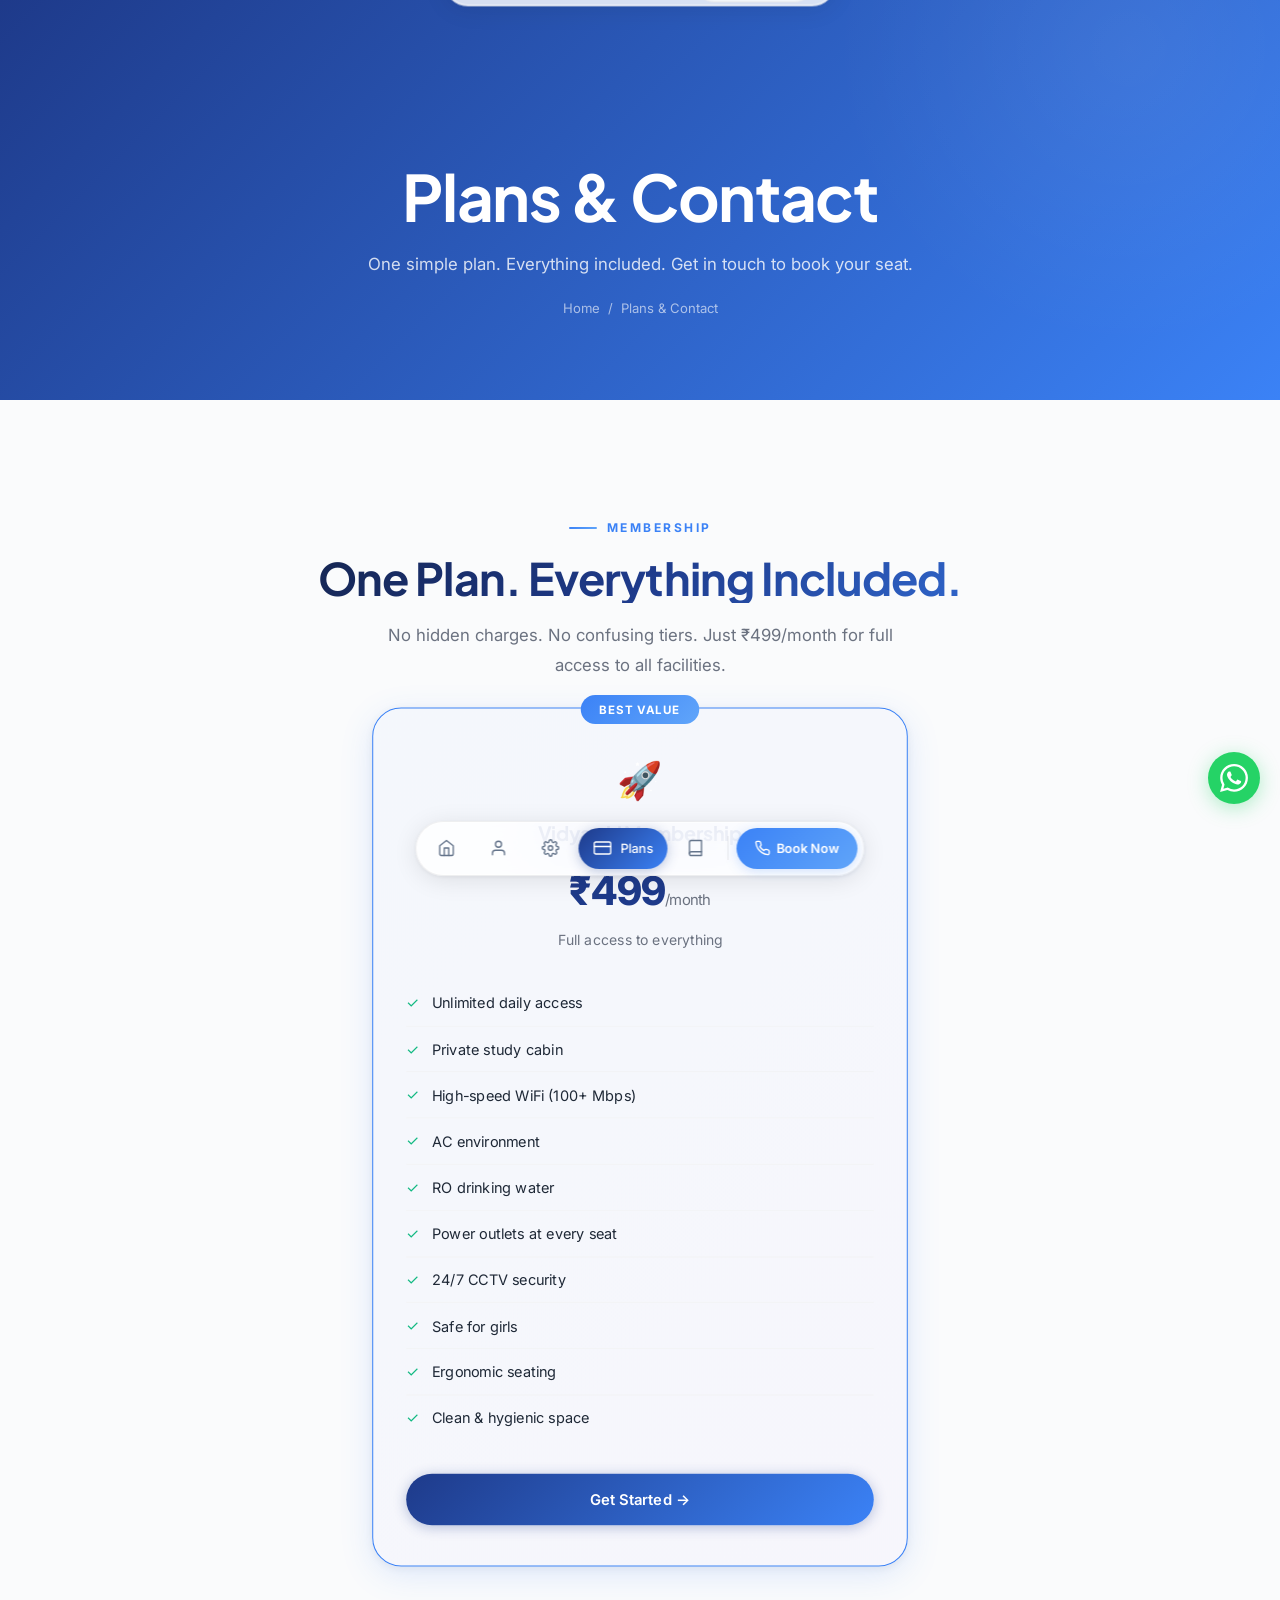
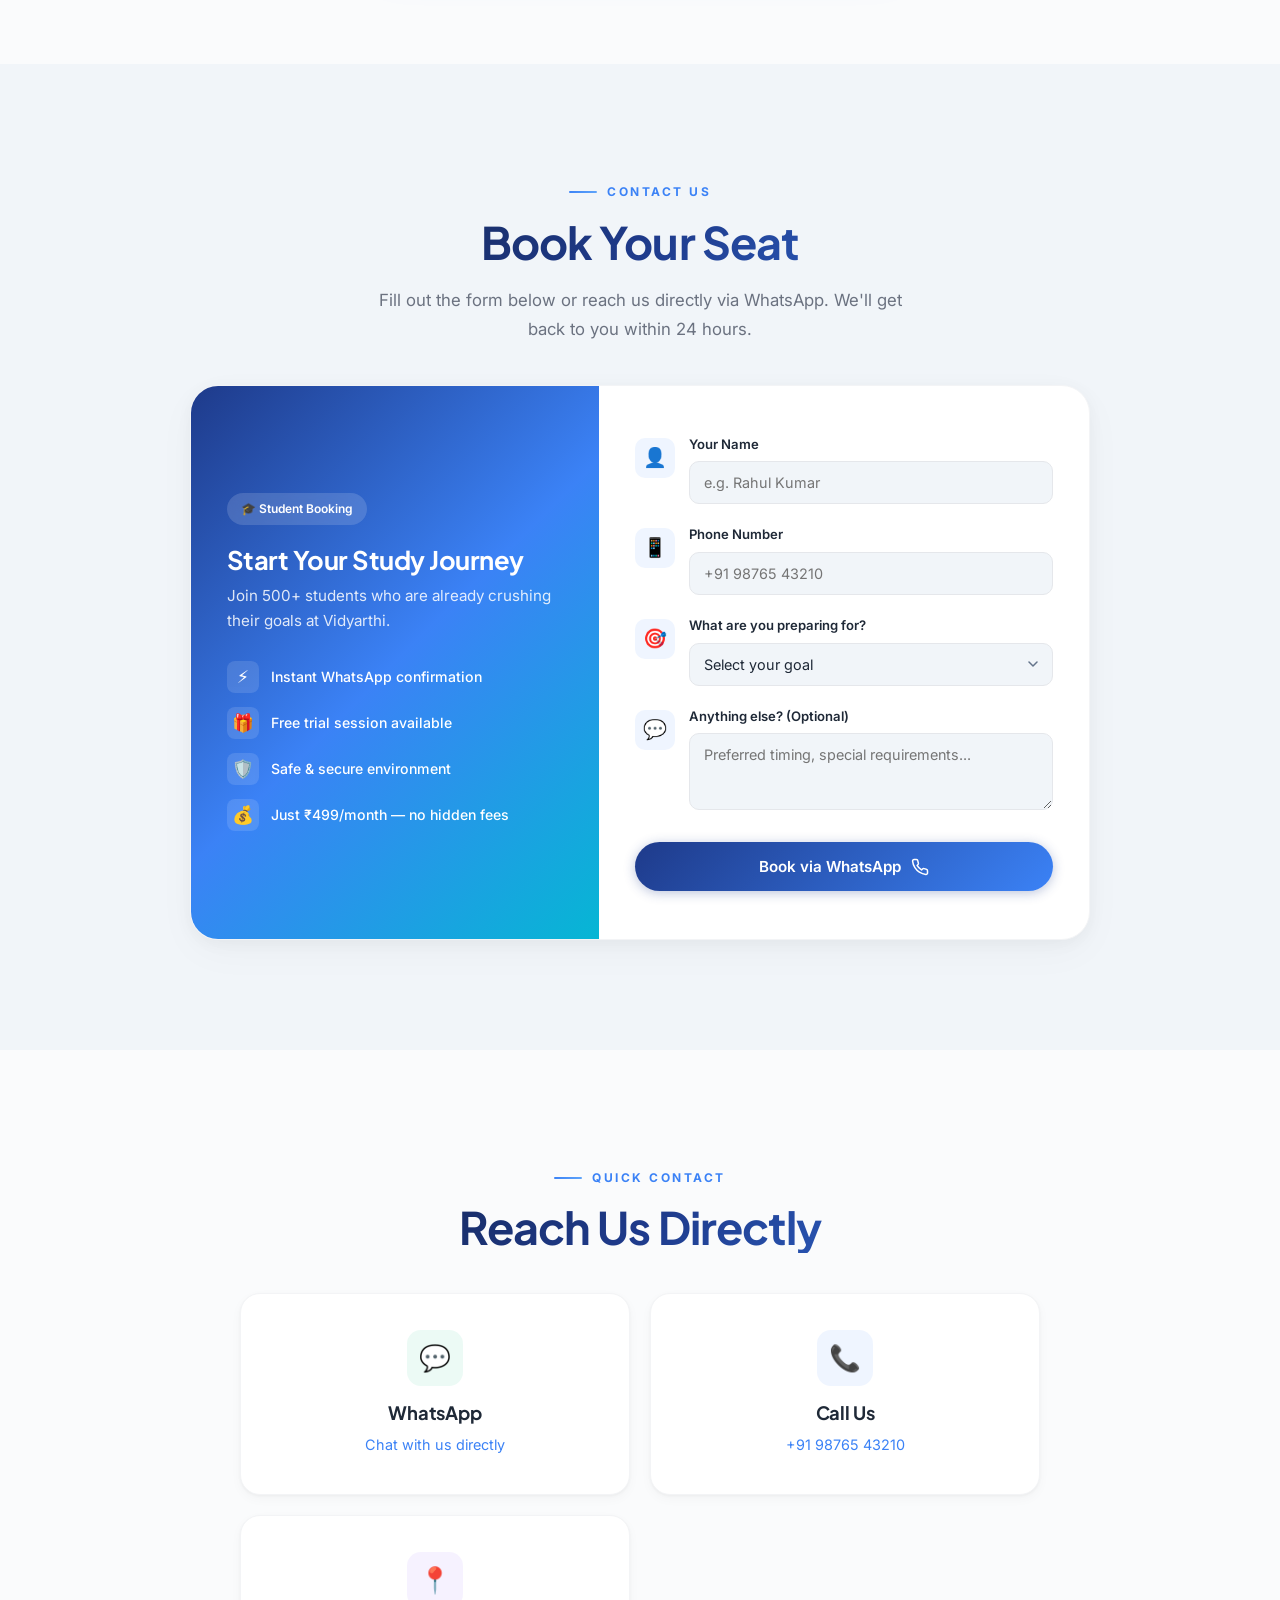
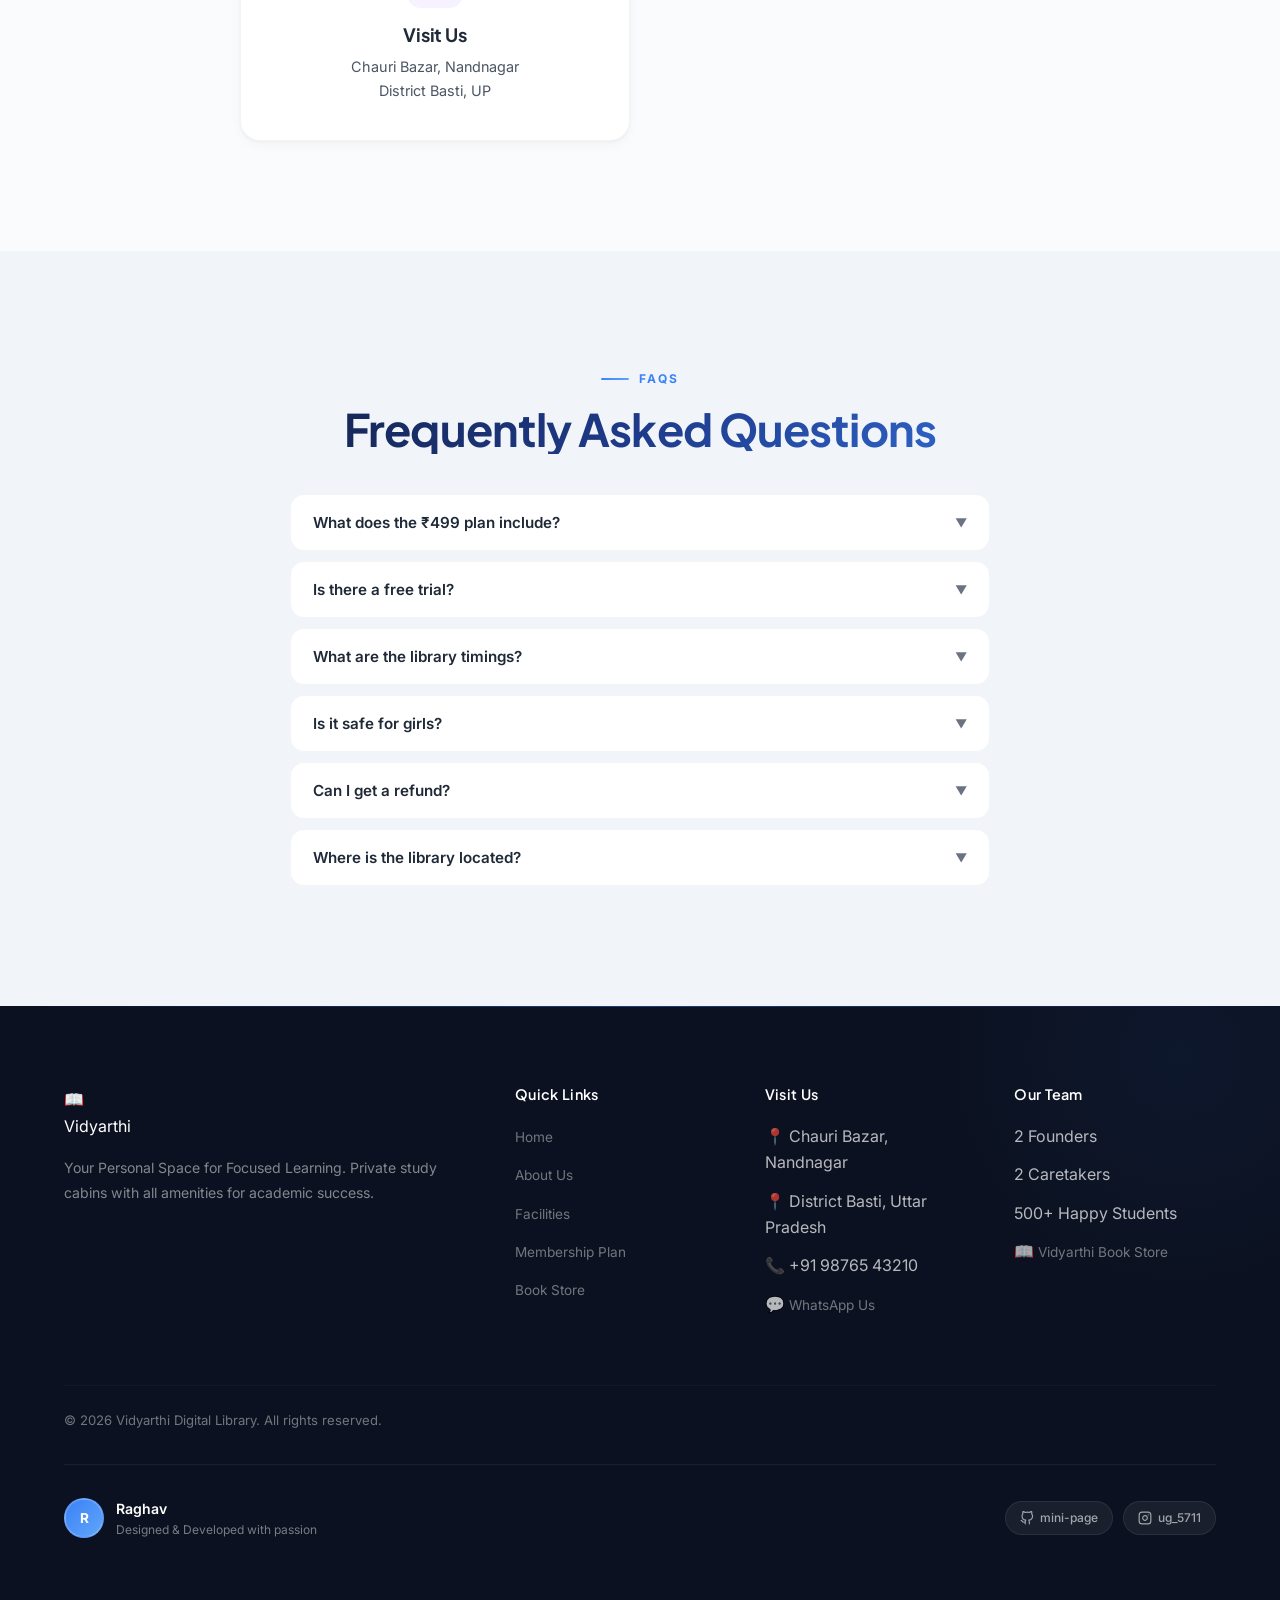
<file: plans.html>
<!DOCTYPE html>
<html lang="en">
<head>
  <meta charset="UTF-8">
  <meta name="viewport" content="width=device-width, initial-scale=1.0">
  <title>Plans & Contact – Vidyarthi Digital Library</title>
  <meta name="description" content="Get full access to Vidyarthi Digital Library for just ₹499/month. Contact us to book your seat.">
  <link rel="preconnect" href="https://fonts.googleapis.com">
  <link href="https://fonts.googleapis.com/css2?family=Inter:wght@400;500;600;700;800&family=Plus+Jakarta+Sans:wght@600;700;800&display=swap" rel="stylesheet">
  <link rel="stylesheet" href="styles.css">
</head>
<body>

  <div class="loading-screen">
    <div class="skeleton-loader">
      <div class="skeleton-bone skeleton-bone-1"></div>
      <div class="skeleton-bone skeleton-bone-2"></div>
      <div class="skeleton-bone skeleton-bone-3"></div>
    </div>
    <div class="loading-text">Vidyarthi Digital Library...</div>
  </div>

  <div class="scroll-progress"></div>
  <div class="cursor-glow"></div>


  <div class="top-bar">
    <a href="index.html" class="top-bar-logo">
      <div class="top-bar-logo-icon">📖</div>
      <span class="top-bar-full">Vidyarthi Digital Library</span>
      <span class="top-bar-abbr">VDL</span>
    </a>
    <a href="#" class="top-bar-back" onclick="window.scrollTo({top:0,behavior:'smooth'});return false;">
      <svg viewBox="0 0 24 24"><path d="M18 15l-6-6-6 6"/></svg>
      Back to top
    </a>
  </div>

  <nav class="navbar">
    <div class="nav-pill">
      <a href="index.html" class="nav-pill-item" data-tooltip="Home">
        <span class="nav-icon"><svg viewBox="0 0 24 24"><path d="M3 9l9-7 9 7v11a2 2 0 0 1-2 2H5a2 2 0 0 1-2-2z"/><polyline points="9 22 9 12 15 12 15 22"/></svg></span>
        <span class="nav-label">Home</span>
      </a>
      <a href="about.html" class="nav-pill-item" data-tooltip="About Us">
        <span class="nav-icon"><svg viewBox="0 0 24 24"><path d="M20 21v-2a4 4 0 0 0-4-4H8a4 4 0 0 0-4 4v2"/><circle cx="12" cy="7" r="4"/></svg></span>
        <span class="nav-label">About</span>
      </a>
      <a href="facilities.html" class="nav-pill-item" data-tooltip="Our Facilities">
        <span class="nav-icon"><svg viewBox="0 0 24 24"><circle cx="12" cy="12" r="3"/><path d="M19.4 15a1.65 1.65 0 0 0 .33 1.82l.06.06a2 2 0 0 1-2.83 2.83l-.06-.06a1.65 1.65 0 0 0-1.82-.33 1.65 1.65 0 0 0-1 1.51V21a2 2 0 0 1-4 0v-.09A1.65 1.65 0 0 0 9 19.4a1.65 1.65 0 0 0-1.82.33l-.06.06a2 2 0 0 1-2.83-2.83l.06-.06A1.65 1.65 0 0 0 4.68 15a1.65 1.65 0 0 0-1.51-1H3a2 2 0 0 1 0-4h.09A1.65 1.65 0 0 0 4.6 9a1.65 1.65 0 0 0-.33-1.82l-.06-.06a2 2 0 0 1 2.83-2.83l.06.06A1.65 1.65 0 0 0 9 4.68a1.65 1.65 0 0 0 1-1.51V3a2 2 0 0 1 4 0v.09a1.65 1.65 0 0 0 1 1.51 1.65 1.65 0 0 0 1.82-.33l.06-.06a2 2 0 0 1 2.83 2.83l-.06.06A1.65 1.65 0 0 0 19.4 9a1.65 1.65 0 0 0 1.51 1H21a2 2 0 0 1 0 4h-.09a1.65 1.65 0 0 0-1.51 1z"/></svg></span>
        <span class="nav-label">Facilities</span>
      </a>
      <a href="plans.html" class="nav-pill-item active" data-tooltip="Plans & Contact">
        <span class="nav-icon"><svg viewBox="0 0 24 24"><rect x="1" y="4" width="22" height="16" rx="2" ry="2"/><line x1="1" y1="10" x2="23" y2="10"/></svg></span>
        <span class="nav-label">Plans</span>
      </a>
      <a href="bookstore.html" class="nav-pill-item" data-tooltip="Book Store">
        <span class="nav-icon"><svg viewBox="0 0 24 24"><path d="M4 19.5A2.5 2.5 0 0 1 6.5 17H20"/><path d="M6.5 2H20v20H6.5A2.5 2.5 0 0 1 4 19.5v-15A2.5 2.5 0 0 1 6.5 2z"/></svg></span>
        <span class="nav-label">Book Store</span>
      </a>
      <div class="nav-divider"></div>
      <a href="plans.html" class="nav-pill-cta" data-tooltip="Get ₹499 Plan" data-tooltip-position="bottom">
        <svg viewBox="0 0 24 24"><path d="M22 16.92v3a2 2 0 0 1-2.18 2 19.79 19.79 0 0 1-8.63-3.07 19.5 19.5 0 0 1-6-6 19.79 19.79 0 0 1-3.07-8.67A2 2 0 0 1 4.11 2h3a2 2 0 0 1 2 1.72c.127.96.361 1.903.7 2.81a2 2 0 0 1-.45 2.11L8.09 9.91a16 16 0 0 0 6 6l1.27-1.27a2 2 0 0 1 2.11-.45c.907.339 1.85.573 2.81.7A2 2 0 0 1 22 16.92z"/></svg>
        <span>Book Now</span>
      </a>
    </div>
  </nav>

  <div class="page-content">

    <div class="page-header">
      <div class="container">
        <h1>Plans & Contact</h1>
        <p>One simple plan. Everything included. Get in touch to book your seat.</p>
        <div class="breadcrumb"><a href="index.html">Home</a> <span>/</span> <span>Plans & Contact</span></div>
      </div>
    </div>

    <!-- Single Plan -->
    <section class="section">
      <div class="container">
        <div class="text-center reveal-blur">
          <span class="section-label">Membership</span>
          <h2 class="section-title">One Plan. Everything Included.</h2>
          <p class="section-subtitle mx-auto">No hidden charges. No confusing tiers. Just ₹499/month for full access to all facilities.</p>
        </div>
        <div class="pricing-grid" style="max-width:520px;margin:40px auto 0;">
          <div class="pricing-card featured reveal-scale reveal-delay-2">
            <div class="pricing-badge">Best Value</div>
            <div class="pricing-emoji">🚀</div>
            <h3>Vidyarthi Membership</h3>
            <div class="pricing-price">₹499<span>/month</span></div>
            <p class="pricing-desc">Full access to everything</p>
            <ul class="pricing-features">
              <li><span class="check">✓</span> Unlimited daily access</li>
              <li><span class="check">✓</span> Private study cabin</li>
              <li><span class="check">✓</span> High-speed WiFi (100+ Mbps)</li>
              <li><span class="check">✓</span> AC environment</li>
              <li><span class="check">✓</span> RO drinking water</li>
              <li><span class="check">✓</span> Power outlets at every seat</li>
              <li><span class="check">✓</span> 24/7 CCTV security</li>
              <li><span class="check">✓</span> Safe for girls</li>
              <li><span class="check">✓</span> Ergonomic seating</li>
              <li><span class="check">✓</span> Clean & hygienic space</li>
            </ul>
            <a href="#contact" class="btn btn-primary" style="width:100%;justify-content:center;">Get Started →</a>
          </div>
        </div>
      </div>
    </section>

    <!-- Contact Form -->
    <section id="contact" class="section section-alt">
      <div class="container">
        <div class="text-center reveal-blur">
          <span class="section-label">Contact Us</span>
          <h2 class="section-title">Book Your Seat</h2>
          <p class="section-subtitle mx-auto">Fill out the form below or reach us directly via WhatsApp. We'll get back to you within 24 hours.</p>
        </div>
        <div class="booking-form-wrapper reveal-scale">
          <div class="booking-form-left">
            <div class="booking-form-badge">🎓 Student Booking</div>
            <h3>Start Your Study Journey</h3>
            <p>Join 500+ students who are already crushing their goals at Vidyarthi.</p>
            <div class="booking-perks">
              <div class="booking-perk"><span class="perk-icon">⚡</span><span>Instant WhatsApp confirmation</span></div>
              <div class="booking-perk"><span class="perk-icon">🎁</span><span>Free trial session available</span></div>
              <div class="booking-perk"><span class="perk-icon">🛡️</span><span>Safe & secure environment</span></div>
              <div class="booking-perk"><span class="perk-icon">💰</span><span>Just ₹499/month — no hidden fees</span></div>
            </div>
          </div>
          <div class="booking-form-right">
            <form class="booking-form" id="contactForm">
              <div class="booking-field">
                <div class="booking-field-icon">👤</div>
                <div class="booking-field-group">
                  <label for="name">Your Name</label>
                  <input type="text" id="name" name="name" placeholder="e.g. Rahul Kumar" required>
                </div>
              </div>
              <div class="booking-field">
                <div class="booking-field-icon">📱</div>
                <div class="booking-field-group">
                  <label for="phone">Phone Number</label>
                  <input type="tel" id="phone" name="phone" placeholder="+91 98765 43210" required>
                </div>
              </div>
              <div class="booking-field">
                <div class="booking-field-icon">🎯</div>
                <div class="booking-field-group">
                  <label for="goal">What are you preparing for?</label>
                  <select id="goal" name="goal">
                    <option value="">Select your goal</option>
                    <option value="upsc">UPSC / Civil Services</option>
                    <option value="ssc">SSC / Banking</option>
                    <option value="gate">GATE / Engineering</option>
                    <option value="neet">NEET / Medical</option>
                    <option value="school">School / College Studies</option>
                    <option value="freelance">Freelancing / Work from Home</option>
                    <option value="other">Other</option>
                  </select>
                </div>
              </div>
              <div class="booking-field">
                <div class="booking-field-icon">💬</div>
                <div class="booking-field-group">
                  <label for="message">Anything else? (Optional)</label>
                  <textarea id="message" name="message" rows="3" placeholder="Preferred timing, special requirements..."></textarea>
                </div>
              </div>
              <button type="submit" class="btn btn-primary booking-submit">
                <span>Book via WhatsApp</span>
                <svg viewBox="0 0 24 24" width="18" height="18" stroke="currentColor" fill="none" stroke-width="2" stroke-linecap="round" stroke-linejoin="round"><path d="M22 16.92v3a2 2 0 0 1-2.18 2 19.79 19.79 0 0 1-8.63-3.07 19.5 19.5 0 0 1-6-6 19.79 19.79 0 0 1-3.07-8.67A2 2 0 0 1 4.11 2h3a2 2 0 0 1 2 1.72c.127.96.361 1.903.7 2.81a2 2 0 0 1-.45 2.11L8.09 9.91a16 16 0 0 0 6 6l1.27-1.27a2 2 0 0 1 2.11-.45c.907.339 1.85.573 2.81.7A2 2 0 0 1 22 16.92z"/></svg>
              </button>
            </form>
          </div>
        </div>
      </div>
    </section>

    <!-- Quick Contact -->
    <section class="section">
      <div class="container">
        <div class="text-center reveal-blur">
          <span class="section-label">Quick Contact</span>
          <h2 class="section-title">Reach Us Directly</h2>
        </div>
        <div class="features-grid" style="max-width:800px;margin:40px auto 0;">
          <div class="feature-card reveal-left reveal-delay-1" style="text-align:center;">
            <div class="feature-icon green" style="margin:0 auto 16px;">💬</div>
            <h3>WhatsApp</h3>
            <p><a href="https://wa.me/919876543210" target="_blank" style="color:var(--accent);">Chat with us directly</a></p>
          </div>
          <div class="feature-card reveal-scale reveal-delay-2" style="text-align:center;">
            <div class="feature-icon blue" style="margin:0 auto 16px;">📞</div>
            <h3>Call Us</h3>
            <p><a href="tel:+919876543210" style="color:var(--accent);">+91 98765 43210</a></p>
          </div>
          <div class="feature-card reveal-right reveal-delay-3" style="text-align:center;">
            <div class="feature-icon purple" style="margin:0 auto 16px;">📍</div>
            <h3>Visit Us</h3>
            <p>Chauri Bazar, Nandnagar<br>District Basti, UP</p>
          </div>
        </div>
      </div>
    </section>

    <!-- FAQs -->
    <section class="section section-alt">
      <div class="container">
        <div class="text-center reveal-blur">
          <span class="section-label">FAQs</span>
          <h2 class="section-title">Frequently Asked Questions</h2>
        </div>
        <div style="max-width:700px;margin:40px auto 0;">
          <div class="faq-item reveal-left"><button class="faq-question">What does the ₹499 plan include? <span class="arrow">▼</span></button><div class="faq-answer"><div class="faq-answer-inner">Everything! Private cabin, WiFi, AC, RO water, power outlets, 24/7 CCTV security, and a safe environment. No hidden charges.</div></div></div>
          <div class="faq-item reveal-right"><button class="faq-question">Is there a free trial? <span class="arrow">▼</span></button><div class="faq-answer"><div class="faq-answer-inner">Yes! We offer a free trial session. Just walk in or book via WhatsApp.</div></div></div>
          <div class="faq-item reveal-left"><button class="faq-question">What are the library timings? <span class="arrow">▼</span></button><div class="faq-answer"><div class="faq-answer-inner">Standard hours: 6:00 AM to 9:00 PM, 7 days a week.</div></div></div>
          <div class="faq-item reveal-right"><button class="faq-question">Is it safe for girls? <span class="arrow">▼</span></button><div class="faq-answer"><div class="faq-answer-inner">Absolutely. We have 24/7 CCTV surveillance, dedicated safety measures, and a secure environment designed for all students.</div></div></div>
          <div class="faq-item reveal-left"><button class="faq-question">Can I get a refund? <span class="arrow">▼</span></button><div class="faq-answer"><div class="faq-answer-inner">We offer a full refund within the first 3 days if you're not satisfied with the facility.</div></div></div>
          <div class="faq-item reveal-right"><button class="faq-question">Where is the library located? <span class="arrow">▼</span></button><div class="faq-answer"><div class="faq-answer-inner">Chauri Bazar, Nandnagar, District Basti, Uttar Pradesh. Near the main market area.</div></div></div>
        </div>
      </div>
    </section>

    <footer class="footer">
      <div class="container">
        <div class="footer-grid">
          <div class="footer-brand">
            <div class="nav-logo" style="color:#fff;"><div class="nav-logo-icon">📖</div>Vidyarthi</div>
            <p>Your Personal Space for Focused Learning. Private study cabins with all amenities for academic success.</p>
          </div>
          <div><h4>Quick Links</h4><ul class="footer-links"><li><a href="index.html">Home</a></li><li><a href="about.html">About Us</a></li><li><a href="facilities.html">Facilities</a></li><li><a href="plans.html">Membership Plan</a></li><li><a href="bookstore.html">Book Store</a></li></ul></div>
          <div><h4>Visit Us</h4><ul class="footer-links"><li>📍 Chauri Bazar, Nandnagar</li><li>📍 District Basti, Uttar Pradesh</li><li>📞 +91 98765 43210</li><li>💬 <a href="https://wa.me/919876543210" target="_blank">WhatsApp Us</a></li></ul></div>
          <div><h4>Our Team</h4><ul class="footer-links"><li>2 Founders</li><li>2 Caretakers</li><li>500+ Happy Students</li><li>📖 <a href="bookstore.html">Vidyarthi Book Store</a></li></ul></div>
        </div>
        <div class="footer-bottom">
          <span>&copy; <span id="currentYear"></span> Vidyarthi Digital Library. All rights reserved.</span>
        </div>
        <div class="footer-signature">
          <div class="footer-sig-left">
            <div class="footer-sig-avatar">R</div>
            <div class="footer-sig-text">
              <span class="footer-sig-name">Raghav</span>
              <span class="footer-sig-role">Designed & Developed with passion</span>
            </div>
          </div>
          <div class="footer-sig-links">
            <a href="https://github.com/mini-page" target="_blank" class="footer-sig-link">
              <svg viewBox="0 0 24 24"><path d="M9 19c-5 1.5-5-2.5-7-3m14 6v-3.87a3.37 3.37 0 0 0-.94-2.61c3.14-.35 6.44-1.54 6.44-7A5.44 5.44 0 0 0 20 4.77 5.07 5.07 0 0 0 19.91 1S18.73.65 16 2.48a13.38 13.38 0 0 0-7 0C6.27.65 5.09 1 5.09 1A5.07 5.07 0 0 0 5 4.77a5.44 5.44 0 0 0-1.5 3.78c0 5.42 3.3 6.61 6.44 7A3.37 3.37 0 0 0 9 18.13V22"/></svg>
              mini-page
            </a>
            <a href="https://instagram.com/ug_5711" target="_blank" class="footer-sig-link">
              <svg viewBox="0 0 24 24"><rect x="2" y="2" width="20" height="20" rx="5" ry="5"/><path d="M16 11.37A4 4 0 1 1 12.63 8 4 4 0 0 1 16 11.37z"/><line x1="17.5" y1="6.5" x2="17.51" y2="6.5"/></svg>
              ug_5711
            </a>
          </div>
        </div>
      </div>
    </footer>
  </div>

  <a href="https://wa.me/919876543210" target="_blank" class="whatsapp-float" aria-label="Chat on WhatsApp" data-tooltip="Chat on WhatsApp" data-tooltip-position="left">
    <svg viewBox="0 0 24 24" width="28" height="28" fill="#fff"><path d="M17.472 14.382c-.297-.149-1.758-.867-2.03-.967-.273-.099-.471-.148-.67.15-.197.297-.767.966-.94 1.164-.173.199-.347.223-.644.075-.297-.15-1.255-.463-2.39-1.475-.883-.788-1.48-1.761-1.653-2.059-.173-.297-.018-.458.13-.606.134-.133.298-.347.446-.52.149-.174.198-.298.298-.497.099-.198.05-.371-.025-.52-.075-.149-.669-1.612-.916-2.207-.242-.579-.487-.5-.669-.51-.173-.008-.371-.01-.57-.01-.198 0-.52.074-.792.372-.272.297-1.04 1.016-1.04 2.479 0 1.462 1.065 2.875 1.213 3.074.149.198 2.096 3.2 5.077 4.487.709.306 1.262.489 1.694.625.712.227 1.36.195 1.871.118.571-.085 1.758-.719 2.006-1.413.248-.694.248-1.289.173-1.413-.074-.124-.272-.198-.57-.347m-5.421 7.403h-.004a9.87 9.87 0 01-5.031-1.378l-.361-.214-3.741.982.998-3.648-.235-.374a9.86 9.86 0 01-1.51-5.26c.001-5.45 4.436-9.884 9.888-9.884 2.64 0 5.122 1.03 6.988 2.898a9.825 9.825 0 012.893 6.994c-.003 5.45-4.437 9.884-9.885 9.884m8.413-18.297A11.815 11.815 0 0012.05 0C5.495 0 .16 5.335.157 11.892c0 2.096.547 4.142 1.588 5.945L.057 24l6.305-1.654a11.882 11.882 0 005.683 1.448h.005c6.554 0 11.89-5.335 11.893-11.893a11.821 11.821 0 00-3.48-8.413z"/></svg>
  </a>
  <script src="script.js"></script>
</body>
</html>
</file>
<file: styles.css>
/* ============================================
   Vidyarthi Digital Library – Premium Stylesheet
   Apple / Linear / Stripe quality
   ============================================ */

/* ---------- Custom Properties ---------- */
:root {
  --primary: #1E3A8A;
  --primary-dark: #162d6a;
  --primary-rgb: 30, 58, 138;
  --secondary: #FFFFFF;
  --accent: #3B82F6;
  --accent-light: #60A5FA;
  --accent-rgb: 59, 130, 246;
  --accent-glow: rgba(59, 130, 246, 0.25);
  --text: #1F2937;
  --text-secondary: #6B7280;
  --bg: #FAFBFC;
  --bg-alt: #F1F5F9;
  --card-bg: #FFFFFF;
  --border: #E5E7EB;
  --border-light: #F3F4F6;
  --shadow-xs: 0 1px 2px rgba(0,0,0,0.04);
  --shadow-sm: 0 2px 8px rgba(0,0,0,0.06);
  --shadow-md: 0 4px 16px rgba(0,0,0,0.08);
  --shadow-lg: 0 8px 32px rgba(0,0,0,0.10);
  --shadow-xl: 0 16px 64px rgba(0,0,0,0.12);
  --shadow-glow: 0 0 40px rgba(59,130,246,0.15);
  --radius-sm: 10px;
  --radius-md: 14px;
  --radius-lg: 20px;
  --radius-xl: 28px;
  --radius-full: 9999px;
  --ease-out: cubic-bezier(0.16, 1, 0.3, 1);
  --ease-spring: cubic-bezier(0.34, 1.56, 0.64, 1);
  --ease-smooth: cubic-bezier(0.4, 0, 0.2, 1);
  --duration-fast: 200ms;
  --duration-normal: 350ms;
  --duration-slow: 600ms;
  --font-sans: 'Inter', -apple-system, BlinkMacSystemFont, 'Segoe UI', system-ui, sans-serif;
  --font-display: 'Plus Jakarta Sans', 'Inter', sans-serif;
  --gradient-primary: linear-gradient(135deg, #1E3A8A 0%, #3B82F6 100%);
  --gradient-accent: linear-gradient(135deg, #3B82F6 0%, #60A5FA 100%);
  --gradient-subtle: linear-gradient(135deg, rgba(59,130,246,0.08) 0%, rgba(96,165,250,0.04) 100%);
  --glass-bg: rgba(255,255,255,0.78);
  --glass-border: rgba(255,255,255,0.4);
  --glass-blur: blur(24px);
  --glass-shadow: 0 8px 32px rgba(0,0,0,0.08), 0 0 0 1px rgba(255,255,255,0.5) inset;
  --noise: url("data:image/svg+xml,%3Csvg viewBox='0 0 256 256' xmlns='http://www.w3.org/2000/svg'%3E%3Cfilter id='noise'%3E%3CfeTurbulence type='fractalNoise' baseFrequency='0.9' numOctaves='4' stitchTiles='stitch'/%3E%3C/filter%3E%3Crect width='100%25' height='100%25' filter='url(%23noise)' opacity='0.03'/%3E%3C/svg%3E");

  /* Layout spacing */
  --nav-height: 56px;
  --nav-bottom: 24px;
  --top-bar-height: 48px;
  --footer-padding-bottom: 100px;

  /* WhatsApp */
  --whatsapp: #25D366;
  --whatsapp-shadow: rgba(37, 211, 102, 0.35);
}

/* ---------- Reset ---------- */
*, *::before, *::after { box-sizing: border-box; margin: 0; padding: 0; }

html {
  scroll-behavior: smooth;
  font-size: 16px;
  -webkit-font-smoothing: antialiased;
  -moz-osx-font-smoothing: grayscale;
  text-rendering: optimizeLegibility;
}

body {
  font-family: var(--font-sans);
  color: var(--text);
  background: var(--bg);
  line-height: 1.65;
  overflow-x: hidden;
}

a { text-decoration: none; color: inherit; }
ul { list-style: none; }
img { max-width: 100%; display: block; }
button { cursor: pointer; font-family: inherit; border: none; background: none; }
input, textarea, select { font-family: inherit; }

::selection {
  background: rgba(59, 130, 246, 0.2);
  color: var(--primary);
}

/* ---------- Custom Scrollbar ---------- */
::-webkit-scrollbar {
  width: 8px;
  height: 8px;
}

::-webkit-scrollbar-track {
  background: var(--bg-alt);
}

::-webkit-scrollbar-thumb {
  background: linear-gradient(180deg, var(--accent), var(--primary));
  border-radius: 10px;
  border: 2px solid var(--bg-alt);
}

::-webkit-scrollbar-thumb:hover {
  background: linear-gradient(180deg, var(--accent-light), var(--accent));
}

* {
  scrollbar-width: thin;
  scrollbar-color: var(--accent) var(--bg-alt);
}

/* ---------- Tooltip System ---------- */
[data-tooltip] {
  position: relative;
}

[data-tooltip]::after {
  content: attr(data-tooltip);
  position: absolute;
  bottom: calc(100% + 10px);
  left: 50%;
  transform: translateX(-50%) translateY(4px);
  padding: 6px 12px;
  background: #1E293B;
  color: #fff;
  font-size: 0.72rem;
  font-weight: 500;
  border-radius: 8px;
  white-space: nowrap;
  pointer-events: none;
  opacity: 0;
  transition: all 0.25s var(--ease-out);
  z-index: 1100;
  box-shadow: 0 4px 16px rgba(0,0,0,0.2);
  letter-spacing: 0.2px;
}

[data-tooltip]::before {
  content: '';
  position: absolute;
  bottom: calc(100% + 4px);
  left: 50%;
  transform: translateX(-50%);
  border: 5px solid transparent;
  border-top-color: #1E293B;
  pointer-events: none;
  opacity: 0;
  transition: all 0.25s var(--ease-out);
  z-index: 1100;
}

[data-tooltip]:hover::after {
  opacity: 1;
  transform: translateX(-50%) translateY(0);
}

[data-tooltip]:hover::before {
  opacity: 1;
}

/* Tooltip on bottom variant */
[data-tooltip-position="bottom"]::after {
  bottom: auto;
  top: calc(100% + 10px);
  transform: translateX(-50%) translateY(-4px);
}

[data-tooltip-position="bottom"]::before {
  bottom: auto;
  top: calc(100% + 4px);
  border-top-color: transparent;
  border-bottom-color: #1E293B;
}

[data-tooltip-position="bottom"]:hover::after {
  transform: translateX(-50%) translateY(0);
}

/* Tooltip on left variant */
[data-tooltip-position="left"]::after {
  bottom: auto;
  top: 50%;
  left: auto;
  right: calc(100% + 10px);
  transform: translateY(-50%) translateX(4px);
}

[data-tooltip-position="left"]::before {
  bottom: auto;
  top: 50%;
  left: auto;
  right: calc(100% + 4px);
  transform: translateY(-50%);
  border-top-color: transparent;
  border-left-color: #1E293B;
}

[data-tooltip-position="left"]:hover::after {
  transform: translateY(-50%) translateX(0);
}

/* ---------- Loading Screen ---------- */
.loading-screen {
  position: fixed;
  inset: 0;
  z-index: 10000;
  background: var(--bg);
  display: flex;
  flex-direction: column;
  align-items: center;
  justify-content: center;
  gap: 28px;
  transition: opacity 0.6s var(--ease-out), visibility 0.6s;
  overflow: hidden;
}

.loading-screen::before {
  content: '';
  position: absolute;
  width: 500px;
  height: 500px;
  background: radial-gradient(circle, rgba(59,130,246,0.08) 0%, transparent 70%);
  top: -150px;
  right: -100px;
  border-radius: 50%;
  animation: loadBlob1 4s ease-in-out infinite;
}

.loading-screen::after {
  content: '';
  position: absolute;
  width: 400px;
  height: 400px;
  background: radial-gradient(circle, rgba(139,92,246,0.06) 0%, transparent 70%);
  bottom: -100px;
  left: -80px;
  border-radius: 50%;
  animation: loadBlob2 5s ease-in-out infinite;
}

@keyframes loadBlob1 {
  0%, 100% { transform: translate(0, 0) scale(1); }
  50% { transform: translate(-30px, 20px) scale(1.1); }
}

@keyframes loadBlob2 {
  0%, 100% { transform: translate(0, 0) scale(1); }
  50% { transform: translate(25px, -15px) scale(1.08); }
}

/* Skeleton Loader */
.skeleton-loader {
  display: flex;
  flex-direction: column;
  gap: 12px;
  width: 200px;
}

.skeleton-bone {
  height: 14px;
  border-radius: 8px;
  background: linear-gradient(90deg, #e2e8f0 25%, #f1f5f9 50%, #e2e8f0 75%);
  background-size: 200% 100%;
  animation: shimmer 1.8s ease-in-out infinite;
}

.skeleton-bone-1 { width: 100%; }
.skeleton-bone-2 { width: 70%; }
.skeleton-bone-3 { width: 85%; }

@keyframes shimmer {
  0% { background-position: 200% 0; }
  100% { background-position: -200% 0; }
}

.loading-text {
  font-size: 0.85rem;
  color: var(--text-secondary);
  font-weight: 500;
  letter-spacing: 0.5px;
}

.loading-screen.hidden {
  opacity: 0;
  visibility: hidden;
  pointer-events: none;
}

/* ---------- Scroll Progress ---------- */
.scroll-progress {
  position: fixed;
  top: 0;
  left: 0;
  height: 2px;
  background: var(--gradient-accent);
  z-index: 10001;
  transform-origin: left;
  transform: scaleX(0);
  transition: none;
}

/* ---------- Page Transition ---------- */
.page-content {
  opacity: 0;
  transform: translateY(16px);
  transition: opacity 0.5s var(--ease-out), transform 0.5s var(--ease-out);
}

.page-content.visible {
  opacity: 1;
  transform: translateY(0);
}

/* ---------- Scroll Progress ---------- */
.scroll-progress {
  position: fixed;
  top: 0;
  left: 0;
  height: 2px;
  background: var(--gradient-accent);
  z-index: 10001;
  transform-origin: left;
  transform: scaleX(0);
  transition: none;
}

/* ---------- Custom Cursor ---------- */
.cursor-glow {
  position: fixed;
  width: 400px;
  height: 400px;
  border-radius: 50%;
  background: radial-gradient(circle, rgba(59,130,246,0.06) 0%, transparent 70%);
  pointer-events: none;
  z-index: 1;
  transform: translate(-50%, -50%);
  transition: opacity 0.3s;
  opacity: 0;
}

.cursor-glow.active { opacity: 1; }

@media (hover: none) { .cursor-glow { display: none; } }

/* ---------- Container ---------- */
.container {
  max-width: 1200px;
  margin: 0 auto;
  padding: 0 24px;
}

/* ---------- Typography ---------- */
h1, h2, h3, h4, h5, h6 {
  font-family: var(--font-display);
  font-weight: 700;
  line-height: 1.15;
  color: var(--text);
  letter-spacing: -0.02em;
}

h1 { font-size: clamp(2.4rem, 5.5vw, 4rem); }
h2 { font-size: clamp(1.8rem, 4vw, 2.8rem); }
h3 { font-size: clamp(1.2rem, 2.5vw, 1.5rem); }

.section-label {
  display: inline-flex;
  align-items: center;
  gap: 10px;
  font-size: 0.75rem;
  font-weight: 700;
  text-transform: uppercase;
  letter-spacing: 2.5px;
  color: var(--accent);
  margin-bottom: 14px;
}

.section-label::before {
  content: '';
  width: 28px;
  height: 2px;
  background: var(--gradient-accent);
  border-radius: 1px;
}

.section-title {
  margin-bottom: 18px;
  background: linear-gradient(135deg, #0F172A 0%, #1E3A8A 50%, #3B82F6 100%);
  -webkit-background-clip: text;
  -webkit-text-fill-color: transparent;
  background-clip: text;
}

.section-subtitle {
  font-size: 1.05rem;
  color: var(--text-secondary);
  max-width: 560px;
  line-height: 1.75;
}

/* ---------- Buttons ---------- */
.btn {
  display: inline-flex;
  align-items: center;
  gap: 8px;
  padding: 13px 30px;
  border-radius: var(--radius-full);
  font-weight: 600;
  font-size: 0.9rem;
  border: none;
  transition: all var(--duration-normal) var(--ease-out);
  position: relative;
  overflow: hidden;
  will-change: transform;
}

.btn::before {
  content: '';
  position: absolute;
  inset: 0;
  background: linear-gradient(135deg, rgba(255,255,255,0.2) 0%, rgba(255,255,255,0) 100%);
  opacity: 0;
  transition: opacity var(--duration-fast);
}

.btn:hover::before { opacity: 1; }

.btn-primary {
  background: var(--gradient-primary);
  color: #fff;
  box-shadow: 0 2px 12px rgba(30, 58, 138, 0.3);
  font-weight: 600;
}

.btn-primary:hover {
  transform: translateY(-2px);
  box-shadow: 0 8px 28px rgba(30, 58, 138, 0.35);
}

.btn-primary:active { transform: translateY(0) scale(0.98); }

.btn-secondary {
  background: var(--card-bg);
  color: var(--primary);
  border: 1.5px solid var(--border);
  box-shadow: var(--shadow-xs);
}

.btn-secondary:hover {
  border-color: var(--accent);
  color: var(--accent);
  transform: translateY(-2px);
  box-shadow: var(--shadow-md);
}

.btn-secondary:active { transform: translateY(0) scale(0.98); }

.btn-accent {
  background: var(--gradient-accent);
  color: #fff;
  box-shadow: 0 2px 12px rgba(59, 130, 246, 0.25);
}

.btn-accent:hover {
  transform: translateY(-2px);
  box-shadow: 0 8px 28px rgba(59, 130, 246, 0.35);
}

.btn-whatsapp {
  background: #25D366;
  color: #fff;
  box-shadow: 0 2px 12px rgba(37, 211, 102, 0.25);
}

.btn-whatsapp:hover {
  transform: translateY(-2px);
  box-shadow: 0 8px 28px rgba(37, 211, 102, 0.35);
}

.btn-lg { padding: 16px 36px; font-size: 0.95rem; }
.btn-sm { padding: 10px 22px; font-size: 0.82rem; }

/* ---------- Floating Pill Navigation (Light Glassmorphic) ---------- */
.navbar {
  position: fixed;
  bottom: var(--nav-bottom);
  left: 50%;
  transform: translateX(-50%);
  z-index: 9999;
  transition: all var(--duration-slow) var(--ease-out);
}

/* Shrunk state when scrolling – shrinks to dot icons */
.navbar.shrunk .nav-pill {
  padding: 5px;
  gap: 2px;
}

.navbar.shrunk .nav-pill-item {
  padding: 8px;
  min-width: 0;
}

.navbar.shrunk .nav-pill-item .nav-label {
  max-width: 0 !important;
  opacity: 0 !important;
  margin-left: 0 !important;
}

.navbar.shrunk .nav-pill-cta {
  padding: 8px 12px;
}

.navbar.shrunk .nav-pill-cta span {
  max-width: 0;
  opacity: 0;
  overflow: hidden;
}

.navbar.shrunk .nav-divider {
  height: 20px;
  margin: 0 2px;
}

/* Hidden by default – expanded on hover */
.nav-pill-item .nav-label {
  max-width: 0;
  opacity: 0;
  overflow: hidden;
  transition: max-width var(--duration-normal) var(--ease-out), opacity var(--duration-fast), margin var(--duration-normal);
  margin-left: 0;
}

.nav-pill-item:hover .nav-label,
.nav-pill-item.active .nav-label {
  max-width: 120px;
  opacity: 1;
  margin-left: 8px;
}

.nav-pill {
  display: flex;
  align-items: center;
  gap: 4px;
  padding: 6px;
  background: rgba(255,255,255,0.82);
  backdrop-filter: blur(28px) saturate(180%);
  -webkit-backdrop-filter: blur(28px) saturate(180%);
  border-radius: var(--radius-full);
  border: 1px solid rgba(0,0,0,0.06);
  box-shadow:
    0 4px 24px rgba(0,0,0,0.10),
    0 1px 4px rgba(0,0,0,0.06),
    0 0 0 1px rgba(255,255,255,0.6) inset;
  transition: all var(--duration-slow) var(--ease-out);
}

.nav-pill-item {
  display: flex;
  align-items: center;
  gap: 0;
  padding: 10px 14px;
  border-radius: var(--radius-full);
  color: #64748B;
  font-size: 0.8rem;
  font-weight: 500;
  transition: all var(--duration-normal) var(--ease-out);
  white-space: nowrap;
  overflow: hidden;
  cursor: pointer;
  text-decoration: none;
  position: relative;
}

.nav-pill-item .nav-icon {
  width: 20px;
  height: 20px;
  display: flex;
  align-items: center;
  justify-content: center;
  flex-shrink: 0;
  transition: all var(--duration-normal) var(--ease-out);
}

.nav-pill-item .nav-icon svg {
  width: 18px;
  height: 18px;
  stroke: currentColor;
  fill: none;
  stroke-width: 1.8;
  stroke-linecap: round;
  stroke-linejoin: round;
}

.nav-pill-item:hover {
  color: var(--primary);
  background: rgba(59,130,246,0.08);
}

.nav-pill-item.active {
  color: #fff;
  background: var(--gradient-primary);
  box-shadow: 0 2px 12px rgba(30, 58, 138, 0.3);
}

.nav-pill-item.active:hover {
  background: var(--gradient-primary);
  color: #fff;
}

.nav-divider {
  width: 1px;
  height: 24px;
  background: rgba(0,0,0,0.08);
  margin: 0 4px;
  flex-shrink: 0;
}

.nav-pill-cta {
  display: flex;
  align-items: center;
  gap: 6px;
  padding: 10px 18px;
  border-radius: var(--radius-full);
  background: var(--gradient-accent);
  color: #fff;
  font-size: 0.8rem;
  font-weight: 600;
  text-decoration: none;
  transition: all var(--duration-normal) var(--ease-out);
  white-space: nowrap;
  box-shadow: 0 2px 12px rgba(59,130,246,0.25);
  overflow: hidden;
}

.nav-pill-cta span {
  transition: max-width var(--duration-normal) var(--ease-out), opacity var(--duration-fast);
}

.nav-pill-cta:hover {
  transform: scale(1.05);
  box-shadow: 0 4px 20px rgba(59,130,246,0.4);
}

.nav-pill-cta svg {
  width: 16px;
  height: 16px;
  stroke: currentColor;
  fill: none;
  stroke-width: 2;
  stroke-linecap: round;
  stroke-linejoin: round;
}

/* Old navbar hidden */
.nav-inner { display: none; }
.hamburger { display: none; }
.mobile-nav { display: none; }
.nav-links { display: none; }
.nav-cta { display: none; }

/* Top brand bar (visible on scroll) – Glassmorphic Floating */
.top-bar {
  position: fixed;
  top: 16px;
  left: 50%;
  transform: translateX(-50%) translateY(-120%);
  z-index: 9998;
  height: 48px;
  display: flex;
  align-items: center;
  justify-content: space-between;
  padding: 0 20px 0 24px;
  min-width: 320px;
  max-width: 90vw;
  background: rgba(255,255,255,0.82);
  backdrop-filter: blur(28px) saturate(180%);
  -webkit-backdrop-filter: blur(28px) saturate(180%);
  border-radius: var(--radius-full);
  border: 1px solid rgba(0,0,0,0.06);
  box-shadow:
    0 4px 24px rgba(0,0,0,0.08),
    0 1px 4px rgba(0,0,0,0.04),
    0 0 0 1px rgba(255,255,255,0.5) inset;
  transition: transform var(--duration-normal) var(--ease-out);
}

.top-bar.visible {
  transform: translateX(-50%) translateY(0);
}

/* Top bar shrunk state – shows only VDL abbreviation */
.top-bar.shrunk .top-bar-full { display: none; }
.top-bar.shrunk .top-bar-abbr { display: inline; }
.top-bar.shrunk .top-bar-back { display: none; }
.top-bar.shrunk { padding: 0 16px; min-width: auto; }

.top-bar-abbr { display: none; }

.top-bar-logo {
  display: flex;
  align-items: center;
  gap: 10px;
  font-family: var(--font-display);
  font-weight: 800;
  font-size: 1rem;
  color: var(--primary);
  text-decoration: none;
}

.top-bar-full {
  transition: opacity var(--duration-fast);
}

.top-bar-logo-icon {
  width: 32px;
  height: 32px;
  background: var(--gradient-primary);
  border-radius: 8px;
  display: flex;
  align-items: center;
  justify-content: center;
  color: #fff;
  font-size: 0.9rem;
  flex-shrink: 0;
}

.top-bar-back {
  display: flex;
  align-items: center;
  gap: 6px;
  padding: 8px 16px;
  border-radius: var(--radius-full);
  background: var(--bg-alt);
  color: var(--text);
  font-size: 0.8rem;
  font-weight: 500;
  text-decoration: none;
  transition: all var(--duration-fast);
  border: 1px solid var(--border);
  margin-left: auto;
}

.top-bar-back:hover {
  background: var(--primary);
  color: #fff;
  border-color: var(--primary);
}

.top-bar-back svg {
  width: 14px;
  height: 14px;
  stroke: currentColor;
  fill: none;
  stroke-width: 2;
  stroke-linecap: round;
  stroke-linejoin: round;
}

/* ---------- Hero ---------- */
.hero {
  min-height: 100vh;
  display: flex;
  align-items: center;
  position: relative;
  overflow: hidden;
  padding-top: 72px;
}

.hero-bg {
  position: absolute;
  inset: 0;
  background: var(--gradient-primary);
  z-index: 0;
}

.hero-bg::before {
  content: '';
  position: absolute;
  width: 800px;
  height: 800px;
  background: radial-gradient(circle, rgba(96,165,250,0.25) 0%, transparent 70%);
  top: -200px;
  right: -200px;
  animation: heroOrb1 20s ease-in-out infinite;
}

.hero-bg::after {
  content: '';
  position: absolute;
  width: 600px;
  height: 600px;
  background: radial-gradient(circle, rgba(56,189,248,0.15) 0%, transparent 70%);
  bottom: -150px;
  left: -100px;
  animation: heroOrb2 25s ease-in-out infinite;
}

@keyframes heroOrb1 {
  0%, 100% { transform: translate(0, 0) scale(1); }
  33% { transform: translate(-40px, 30px) scale(1.05); }
  66% { transform: translate(20px, -20px) scale(0.95); }
}

@keyframes heroOrb2 {
  0%, 100% { transform: translate(0, 0) scale(1); }
  33% { transform: translate(30px, -40px) scale(1.08); }
  66% { transform: translate(-20px, 20px) scale(0.92); }
}

.hero-content {
  position: relative;
  z-index: 2;
  display: grid;
  grid-template-columns: 1fr 1fr;
  gap: 60px;
  align-items: center;
  color: #fff;
}

/* Hero Word Reveal */
.hero-word-reveal {
  overflow: hidden;
}

.hero-word-reveal .word {
  display: inline-block;
  opacity: 0;
  transform: translateY(100%);
  animation: wordReveal 0.6s var(--ease-out) forwards;
}

@keyframes wordReveal {
  to { opacity: 1; transform: translateY(0); }
}

.hero-text h1 {
  color: #fff;
  font-size: clamp(2.6rem, 6vw, 4.2rem);
  margin-bottom: 24px;
  line-height: 1.08;
  letter-spacing: -0.03em;
}

.hero-text h1 .gradient-word {
  background: linear-gradient(135deg, #3B82F6, #06B6D4, #8B5CF6, #EC4899);
  background-size: 200% 200%;
  animation: gradientShift 4s ease infinite;
  -webkit-background-clip: text;
  -webkit-text-fill-color: transparent;
  background-clip: text;
}

@keyframes gradientShift {
  0%, 100% { background-position: 0% 50%; }
  50% { background-position: 100% 50%; }
}

.hero-sub {
  font-size: 1.1rem;
  opacity: 0;
  transform: translateY(12px);
  animation: heroSubReveal 0.6s var(--ease-out) 0.8s forwards;
}

@keyframes heroSubReveal {
  to { opacity: 1; transform: translateY(0); }
}

.hero-buttons {
  display: flex;
  gap: 14px;
  flex-wrap: wrap;
  opacity: 0;
  transform: translateY(12px);
  animation: heroSubReveal 0.6s var(--ease-out) 1s forwards;
}

.hero-buttons .btn-secondary {
  background: transparent;
  color: #fff;
  border-color: rgba(255,255,255,0.3);
}

.hero-buttons .btn-secondary:hover {
  background: #fff;
  color: var(--primary);
  border-color: #fff;
}

.hero-stats {
  display: flex;
  gap: 40px;
  margin-top: 48px;
  opacity: 0;
  animation: heroSubReveal 0.6s var(--ease-out) 1.2s forwards;
}

.hero-stat h3 {
  color: #fff;
  font-size: 2rem;
  font-weight: 800;
}

.hero-stat p {
  font-size: 0.82rem;
  opacity: 0.7;
  letter-spacing: 0.3px;
}

/* Hero Visual */
.hero-visual {
  display: flex;
  justify-content: center;
  opacity: 0;
  transform: translateY(20px) scale(0.96);
  animation: heroCardReveal 0.8s var(--ease-out) 0.6s forwards;
}

@keyframes heroCardReveal {
  to { opacity: 1; transform: translateY(0) scale(1); }
}

.hero-features-panel {
  background: rgba(255,255,255,0.1);
  backdrop-filter: blur(24px);
  -webkit-backdrop-filter: blur(24px);
  border-radius: var(--radius-xl);
  padding: 36px;
  border: 1px solid rgba(255,255,255,0.15);
  width: 100%;
  max-width: 440px;
}

.hero-features-panel h3 {
  color: #fff;
  margin-bottom: 20px;
  font-size: 1.1rem;
  font-weight: 600;
}

.hero-features-list {
  display: flex;
  flex-direction: column;
  gap: 14px;
}

.hero-feature-row {
  display: flex;
  align-items: center;
  gap: 14px;
  color: rgba(255,255,255,0.88);
  font-size: 0.88rem;
}

.hero-feature-icon {
  width: 36px;
  height: 36px;
  min-width: 36px;
  background: rgba(255,255,255,0.1);
  border-radius: 10px;
  display: flex;
  align-items: center;
  justify-content: center;
  border: 1px solid rgba(255,255,255,0.08);
}

.hero-feature-icon svg {
  width: 18px;
  height: 18px;
  stroke: #60A5FA;
  fill: none;
  stroke-width: 2;
  stroke-linecap: round;
  stroke-linejoin: round;
}

/* ---------- Sections ---------- */
.section {
  padding: 110px 0;
}

.section-alt { background: var(--bg-alt); }
.section-white { background: var(--secondary); }
.text-center { text-align: center; }
.mx-auto { margin-left: auto; margin-right: auto; }

/* ---------- Varied Entrance Animations ---------- */
.reveal {
  opacity: 0;
  transform: translateY(28px);
  transition: opacity 0.7s var(--ease-out), transform 0.7s var(--ease-out);
}

.reveal.visible {
  opacity: 1;
  transform: translateY(0);
}

/* Slide from left */
.reveal-left {
  opacity: 0;
  transform: translateX(-40px);
  transition: opacity 0.7s var(--ease-out), transform 0.7s var(--ease-out);
}

.reveal-left.visible {
  opacity: 1;
  transform: translateX(0);
}

/* Slide from right */
.reveal-right {
  opacity: 0;
  transform: translateX(40px);
  transition: opacity 0.7s var(--ease-out), transform 0.7s var(--ease-out);
}

.reveal-right.visible {
  opacity: 1;
  transform: translateX(0);
}

/* Scale in */
.reveal-scale {
  opacity: 0;
  transform: scale(0.92);
  transition: opacity 0.6s var(--ease-out), transform 0.6s var(--ease-out);
}

.reveal-scale.visible {
  opacity: 1;
  transform: scale(1);
}

/* Rotate in */
.reveal-rotate {
  opacity: 0;
  transform: rotate(-4deg) scale(0.95);
  transition: opacity 0.6s var(--ease-out), transform 0.6s var(--ease-out);
}

.reveal-rotate.visible {
  opacity: 1;
  transform: rotate(0) scale(1);
}

/* Blur in */
.reveal-blur {
  opacity: 0;
  filter: blur(8px);
  transform: translateY(12px);
  transition: opacity 0.7s var(--ease-out), filter 0.7s var(--ease-out), transform 0.7s var(--ease-out);
}

.reveal-blur.visible {
  opacity: 1;
  filter: blur(0);
  transform: translateY(0);
}

/* Pop in */
.reveal-pop {
  opacity: 0;
  transform: scale(0.8);
  transition: opacity 0.5s var(--ease-out), transform 0.5s var(--ease-spring);
}

.reveal-pop.visible {
  opacity: 1;
  transform: scale(1);
}

/* Stagger delays */
.reveal-delay-1 { transition-delay: 0.08s; }
.reveal-delay-2 { transition-delay: 0.16s; }
.reveal-delay-3 { transition-delay: 0.24s; }
.reveal-delay-4 { transition-delay: 0.32s; }
.reveal-delay-5 { transition-delay: 0.4s; }
.reveal-delay-6 { transition-delay: 0.48s; }

/* ---------- Back to Top ---------- */
.back-to-top {
  position: fixed;
  bottom: 100px;
  right: 28px;
  z-index: 999;
  width: 44px;
  height: 44px;
  border-radius: 50%;
  background: rgba(15, 23, 42, 0.85);
  backdrop-filter: var(--glass-blur);
  -webkit-backdrop-filter: var(--glass-blur);
  color: #fff;
  display: flex;
  align-items: center;
  justify-content: center;
  box-shadow: 0 4px 20px rgba(0,0,0,0.25);
  transition: all var(--duration-normal) var(--ease-out);
  opacity: 0;
  transform: translateY(16px);
  pointer-events: none;
  border: 1px solid rgba(255,255,255,0.1);
}

.back-to-top.visible {
  opacity: 1;
  transform: translateY(0);
  pointer-events: auto;
}

.back-to-top:hover {
  transform: translateY(-3px) scale(1.08);
  box-shadow: 0 8px 28px rgba(0,0,0,0.3);
  background: var(--accent);
}

.back-to-top svg {
  width: 20px;
  height: 20px;
  stroke: currentColor;
  fill: none;
  stroke-width: 2;
  stroke-linecap: round;
  stroke-linejoin: round;
}

/* ---------- Feature Cards ---------- */
.features-grid {
  display: grid;
  grid-template-columns: repeat(auto-fit, minmax(320px, 1fr));
  gap: 20px;
  margin-top: 48px;
}

.feature-card {
  background: var(--card-bg);
  border-radius: var(--radius-lg);
  padding: 36px;
  border: 1px solid var(--border-light);
  transition: all var(--duration-normal) var(--ease-out);
  position: relative;
  overflow: hidden;
  box-shadow: 0 1px 3px rgba(0,0,0,0.04), 0 4px 12px rgba(0,0,0,0.03);
}

.feature-card::after {
  content: '';
  position: absolute;
  inset: 0;
  border-radius: var(--radius-lg);
  border: 1.5px solid transparent;
  background: linear-gradient(135deg, rgba(59,130,246,0.2), rgba(96,165,250,0.1)) border-box;
  -webkit-mask: linear-gradient(#fff 0 0) padding-box, linear-gradient(#fff 0 0);
  -webkit-mask-composite: xor;
  mask-composite: exclude;
  opacity: 0;
  transition: opacity var(--duration-normal);
}

.feature-card:hover {
  transform: translateY(-8px);
  box-shadow: 0 8px 30px rgba(59,130,246,0.12), 0 2px 8px rgba(0,0,0,0.06);
  border-color: transparent;
}

.feature-card:hover::after { opacity: 1; }

.feature-icon {
  width: 56px;
  height: 56px;
  border-radius: var(--radius-md);
  display: flex;
  align-items: center;
  justify-content: center;
  font-size: 1.6rem;
  margin-bottom: 20px;
  transition: transform var(--duration-normal) var(--ease-spring);
}

.feature-card:hover .feature-icon { transform: scale(1.1) rotate(-4deg); }

.feature-icon.blue { background: rgba(59,130,246,0.08); }
.feature-icon.green { background: rgba(16,185,129,0.08); }
.feature-icon.purple { background: rgba(139,92,246,0.08); }
.feature-icon.orange { background: rgba(249,115,22,0.08); }
.feature-icon.red { background: rgba(239,68,68,0.08); }
.feature-icon.teal { background: rgba(20,184,166,0.08); }

.feature-card h3 {
  margin-bottom: 10px;
  font-size: 1.15rem;
  letter-spacing: -0.01em;
  color: var(--text);
}

.feature-card p {
  color: #4B5563;
  font-size: 0.9rem;
  line-height: 1.7;
}

/* ---------- Benefits ---------- */
.benefits-list {
  display: grid;
  grid-template-columns: repeat(auto-fit, minmax(260px, 1fr));
  gap: 14px;
  margin-top: 40px;
}

.benefit-item {
  display: flex;
  align-items: center;
  gap: 14px;
  padding: 18px 22px;
  background: var(--card-bg);
  border-radius: var(--radius-md);
  border: 1px solid var(--border-light);
  transition: all var(--duration-normal) var(--ease-out);
}

.benefit-item:hover {
  box-shadow: var(--shadow-sm);
  border-color: rgba(59,130,246,0.15);
  transform: translateX(4px);
}

.benefit-check {
  width: 36px;
  height: 36px;
  min-width: 36px;
  background: rgba(16,185,129,0.08);
  border-radius: 50%;
  display: flex;
  align-items: center;
  justify-content: center;
  color: #10B981;
  font-size: 0.9rem;
  transition: transform var(--duration-normal) var(--ease-spring);
}

.benefit-item:hover .benefit-check { transform: scale(1.15); }

/* ---------- Pricing Cards ---------- */
.pricing-grid {
  display: grid;
  grid-template-columns: repeat(auto-fit, minmax(260px, 1fr));
  gap: 20px;
  margin-top: 48px;
}

.pricing-card {
  background: var(--card-bg);
  border-radius: var(--radius-xl);
  padding: 40px 32px;
  border: 1.5px solid var(--border-light);
  text-align: center;
  transition: all var(--duration-normal) var(--ease-out);
  position: relative;
  box-shadow: 0 2px 8px rgba(0,0,0,0.04), 0 8px 24px rgba(0,0,0,0.03);
}

.pricing-card:hover {
  transform: translateY(-8px);
  box-shadow: 0 12px 40px rgba(59,130,246,0.12), 0 4px 12px rgba(0,0,0,0.06);
  border-color: transparent;
}

.pricing-card.featured {
  border-color: var(--accent);
  transform: scale(1.03);
  box-shadow: 0 8px 32px rgba(59,130,246,0.15), 0 2px 8px rgba(0,0,0,0.06);
  background: linear-gradient(135deg, rgba(59,130,246,0.03) 0%, rgba(139,92,246,0.03) 100%);
}

.pricing-card.featured:hover {
  transform: scale(1.03) translateY(-8px);
  box-shadow: 0 16px 48px rgba(59,130,246,0.18), 0 4px 12px rgba(0,0,0,0.08);
}

.pricing-badge {
  position: absolute;
  top: -13px;
  left: 50%;
  transform: translateX(-50%);
  background: var(--gradient-accent);
  color: #fff;
  padding: 5px 18px;
  border-radius: var(--radius-full);
  font-size: 0.7rem;
  font-weight: 700;
  text-transform: uppercase;
  letter-spacing: 1.2px;
}

.pricing-emoji {
  font-size: 2.2rem;
  margin-bottom: 12px;
  display: inline-block;
  transition: transform var(--duration-normal) var(--ease-spring);
}

.pricing-card:hover .pricing-emoji { transform: scale(1.15) rotate(-5deg); }

.pricing-card h3 {
  font-size: 1.2rem;
  margin-bottom: 6px;
  color: var(--primary);
}

.pricing-price {
  font-size: 2.4rem;
  font-weight: 800;
  color: var(--primary);
  margin: 14px 0 4px;
  letter-spacing: -0.02em;
}

.pricing-price span {
  font-size: 0.9rem;
  font-weight: 400;
  color: var(--text-secondary);
}

.pricing-desc {
  color: #6B7280;
  font-size: 0.85rem;
  margin-bottom: 28px;
}

.pricing-features {
  text-align: left;
  margin-bottom: 32px;
}

.pricing-features li {
  display: flex;
  align-items: center;
  gap: 12px;
  padding: 10px 0;
  font-size: 0.88rem;
  color: var(--text);
  border-bottom: 1px solid var(--border-light);
}

.pricing-features li:last-child { border-bottom: none; }
.pricing-features .check { color: #10B981; font-size: 0.9rem; }
.pricing-features .cross { color: #D1D5DB; font-size: 0.9rem; }

/* ---------- Testimonials ---------- */
.testimonials-grid {
  display: grid;
  grid-template-columns: repeat(auto-fit, minmax(340px, 1fr));
  gap: 20px;
  margin-top: 48px;
}

.testimonial-card {
  background: var(--card-bg);
  border-radius: var(--radius-lg);
  padding: 32px;
  border: 1px solid var(--border-light);
  transition: all var(--duration-normal) var(--ease-out);
}

.testimonial-card:hover {
  box-shadow: var(--shadow-md);
  transform: translateY(-4px);
  border-color: rgba(59,130,246,0.1);
}

.testimonial-stars {
  color: #F59E0B;
  font-size: 1rem;
  margin-bottom: 16px;
  letter-spacing: 2px;
}

.testimonial-text {
  font-size: 0.95rem;
  line-height: 1.8;
  color: #374151;
  margin-bottom: 20px;
  font-style: italic;
  position: relative;
}

.testimonial-author {
  display: flex;
  align-items: center;
  gap: 14px;
}

.testimonial-avatar {
  width: 44px;
  height: 44px;
  border-radius: 50%;
  background: var(--gradient-primary);
  display: flex;
  align-items: center;
  justify-content: center;
  color: #fff;
  font-weight: 700;
  font-size: 0.9rem;
  transition: transform var(--duration-normal) var(--ease-spring);
}

.testimonial-card:hover .testimonial-avatar { transform: scale(1.1); }

.testimonial-name {
  font-weight: 600;
  font-size: 0.9rem;
}

.testimonial-role {
  font-size: 0.78rem;
  color: var(--text-secondary);
}

/* ---------- Gallery ---------- */
.gallery-grid {
  display: grid;
  grid-template-columns: repeat(auto-fill, minmax(280px, 1fr));
  gap: 16px;
  margin-top: 48px;
}

.gallery-item {
  position: relative;
  border-radius: var(--radius-md);
  overflow: hidden;
  aspect-ratio: 4/3;
  cursor: pointer;
}

.gallery-placeholder {
  width: 100%;
  height: 100%;
  display: flex;
  flex-direction: column;
  align-items: center;
  justify-content: center;
  gap: 12px;
  background: var(--bg-alt);
  border: 1.5px solid var(--border-light);
  border-radius: var(--radius-md);
  transition: all var(--duration-normal) var(--ease-out);
}

.gallery-placeholder .emoji,
.gallery-placeholder .gallery-emoji {
  font-size: 2.5rem;
  transition: transform var(--duration-normal) var(--ease-spring);
}

.gallery-placeholder span,
.gallery-placeholder .gallery-label {
  font-size: 0.82rem;
  color: var(--text-secondary);
  font-weight: 500;
}

.gallery-item:hover .gallery-placeholder {
  border-color: var(--accent);
  background: rgba(59,130,246,0.03);
  box-shadow: var(--shadow-md), var(--shadow-glow);
  transform: translateY(-4px);
}

.gallery-item:hover .gallery-placeholder .emoji { transform: scale(1.15); }

.gallery-overlay {
  position: absolute;
  inset: 0;
  background: linear-gradient(180deg, transparent 40%, rgba(0,0,0,0.6));
  display: flex;
  align-items: flex-end;
  padding: 20px;
  opacity: 0;
  transition: opacity var(--duration-normal);
}

.gallery-item:hover .gallery-overlay { opacity: 1; }

.gallery-overlay span {
  color: #fff;
  font-weight: 600;
  font-size: 0.9rem;
}

/* ---------- Forms ---------- */
.form-group {
  margin-bottom: 18px;
}

.form-group label {
  display: block;
  font-weight: 600;
  font-size: 0.85rem;
  margin-bottom: 8px;
  color: var(--text);
}

.form-group input,
.form-group textarea,
.form-control {
  width: 100%;
  padding: 13px 16px;
  border: 1.5px solid var(--border);
  border-radius: var(--radius-sm);
  font-size: 0.9rem;
  font-family: inherit;
  transition: all var(--duration-fast) var(--ease-out);
  background: var(--card-bg);
  color: var(--text);
  box-sizing: border-box;
}

.form-group input:focus,
.form-group textarea:focus,
.form-control:focus {
  outline: none;
  border-color: var(--accent);
  box-shadow: 0 0 0 3px rgba(59,130,246,0.15);
}

.form-group textarea {
  resize: vertical;
  min-height: 100px;
}

/* ---------- Booking Form ---------- */
.booking-form-wrapper {
  display: grid;
  grid-template-columns: 1fr 1.2fr;
  gap: 0;
  max-width: 900px;
  margin: 40px auto 0;
  background: var(--card-bg);
  border-radius: var(--radius-xl);
  border: 1px solid var(--border-light);
  box-shadow: 0 4px 16px rgba(0,0,0,0.04), 0 12px 40px rgba(0,0,0,0.03);
  overflow: hidden;
}

.booking-form-left {
  background: linear-gradient(135deg, #1E3A8A 0%, #3B82F6 50%, #06B6D4 100%);
  color: #fff;
  padding: 48px 36px;
  display: flex;
  flex-direction: column;
  justify-content: center;
}

.booking-form-badge {
  display: inline-flex;
  align-items: center;
  gap: 6px;
  background: rgba(255,255,255,0.15);
  backdrop-filter: blur(8px);
  padding: 6px 14px;
  border-radius: var(--radius-full);
  font-size: 0.75rem;
  font-weight: 600;
  width: fit-content;
  margin-bottom: 20px;
}

.booking-form-left h3 {
  color: #fff;
  font-size: 1.6rem;
  margin-bottom: 10px;
}

.booking-form-left p {
  opacity: 0.85;
  font-size: 0.95rem;
  margin-bottom: 28px;
  line-height: 1.6;
}

.booking-perks {
  display: flex;
  flex-direction: column;
  gap: 14px;
}

.booking-perk {
  display: flex;
  align-items: center;
  gap: 12px;
  font-size: 0.88rem;
  font-weight: 500;
}

.perk-icon {
  font-size: 1.1rem;
  width: 32px;
  height: 32px;
  background: rgba(255,255,255,0.12);
  border-radius: 8px;
  display: flex;
  align-items: center;
  justify-content: center;
  flex-shrink: 0;
}

.booking-form-right {
  padding: 48px 36px;
}

.booking-form {
  display: flex;
  flex-direction: column;
  gap: 20px;
}

.booking-field {
  display: flex;
  align-items: flex-start;
  gap: 14px;
}

.booking-field-icon {
  font-size: 1.2rem;
  width: 40px;
  height: 40px;
  background: rgba(59,130,246,0.08);
  border-radius: 10px;
  display: flex;
  align-items: center;
  justify-content: center;
  flex-shrink: 0;
  margin-top: 4px;
}

.booking-field-group {
  flex: 1;
}

.booking-field-group label {
  display: block;
  font-weight: 600;
  font-size: 0.82rem;
  margin-bottom: 6px;
  color: var(--text);
}

.booking-field-group input,
.booking-field-group textarea,
.booking-field-group select {
  width: 100%;
  padding: 12px 14px;
  border: 1.5px solid var(--border);
  border-radius: var(--radius-sm);
  font-size: 0.9rem;
  font-family: inherit;
  background: var(--bg-alt);
  color: var(--text);
  transition: all var(--duration-fast) var(--ease-out);
  box-sizing: border-box;
}

.booking-field-group input:focus,
.booking-field-group textarea:focus,
.booking-field-group select:focus {
  outline: none;
  border-color: var(--accent);
  box-shadow: 0 0 0 3px rgba(59,130,246,0.12);
  background: var(--card-bg);
}

.booking-field-group select {
  appearance: none;
  background-image: url("data:image/svg+xml,%3Csvg width='10' height='6' viewBox='0 0 10 6' fill='none' xmlns='http://www.w3.org/2000/svg'%3E%3Cpath d='M1 1L5 5L9 1' stroke='%2364748B' stroke-width='1.5' stroke-linecap='round' stroke-linejoin='round'/%3E%3C/svg%3E");
  background-repeat: no-repeat;
  background-position: right 14px center;
  padding-right: 36px;
  cursor: pointer;
}

.booking-field-group textarea {
  resize: vertical;
  min-height: 70px;
}

.booking-submit {
  width: 100%;
  justify-content: center;
  gap: 10px;
  padding: 15px 28px;
  font-size: 0.95rem;
  margin-top: 4px;
}

@media (max-width: 768px) {
  .booking-form-wrapper {
    grid-template-columns: 1fr;
  }
  .booking-form-left {
    padding: 36px 24px;
  }
  .booking-form-right {
    padding: 36px 24px;
  }
}

@media (max-width: 480px) {
  .booking-field {
    flex-direction: column;
    gap: 6px;
  }
  .booking-field-icon {
    margin-top: 0;
  }
}

.form-control:focus {
  outline: none;
  border-color: var(--accent);
  box-shadow: 0 0 0 4px var(--accent-glow);
}

textarea.form-control { resize: vertical; min-height: 120px; }

/* ---------- Contact ---------- */
.contact-grid {
  display: grid;
  grid-template-columns: repeat(auto-fit, minmax(260px, 1fr));
  gap: 16px;
  margin-top: 48px;
}

.contact-card {
  display: flex;
  align-items: flex-start;
  gap: 18px;
  padding: 28px;
  background: var(--card-bg);
  border-radius: var(--radius-lg);
  border: 1px solid var(--border-light);
  transition: all var(--duration-normal) var(--ease-out);
}

.contact-card:hover {
  box-shadow: var(--shadow-md);
  transform: translateY(-3px);
  border-color: rgba(59,130,246,0.1);
}

.contact-icon {
  width: 48px;
  height: 48px;
  min-width: 48px;
  border-radius: var(--radius-sm);
  display: flex;
  align-items: center;
  justify-content: center;
  font-size: 1.3rem;
  transition: transform var(--duration-normal) var(--ease-spring);
}

.contact-card:hover .contact-icon { transform: scale(1.1); }

.contact-card h4 { margin-bottom: 4px; font-size: 0.95rem; }
.contact-card p { color: var(--text-secondary); font-size: 0.85rem; line-height: 1.6; }
.contact-card a { color: var(--accent); font-weight: 500; }
.contact-card a:hover { text-decoration: underline; }

/* ---------- CTA ---------- */
.cta-section {
  background: var(--gradient-primary);
  border-radius: var(--radius-xl);
  padding: 80px 48px;
  text-align: center;
  color: #fff;
  position: relative;
  overflow: hidden;
}

.cta-section::before {
  content: '';
  position: absolute;
  width: 350px;
  height: 350px;
  background: radial-gradient(circle, rgba(255,255,255,0.1) 0%, transparent 70%);
  top: -100px;
  right: -80px;
}

.cta-section::after {
  content: '';
  position: absolute;
  width: 250px;
  height: 250px;
  background: radial-gradient(circle, rgba(255,255,255,0.07) 0%, transparent 70%);
  bottom: -60px;
  left: -40px;
}

.cta-section h2 {
  color: #fff;
  margin-bottom: 16px;
  position: relative;
  z-index: 1;
}

.cta-section p {
  font-size: 1.05rem;
  opacity: 0.85;
  margin-bottom: 36px;
  max-width: 480px;
  margin-left: auto;
  margin-right: auto;
  position: relative;
  z-index: 1;
  line-height: 1.7;
}

.cta-buttons {
  display: flex;
  gap: 14px;
  justify-content: center;
  flex-wrap: wrap;
  position: relative;
  z-index: 1;
}

.cta-buttons .btn-secondary {
  background: transparent;
  color: #fff;
  border-color: rgba(255,255,255,0.3);
}

.cta-buttons .btn-secondary:hover {
  background: #fff;
  color: var(--primary);
  border-color: #fff;
}

/* ---------- Footer ---------- */
.footer {
  background: #0B1120;
  color: rgba(255,255,255,0.7);
  padding: 80px 0 var(--footer-padding-bottom);
  position: relative;
  overflow: hidden;
}

.footer::before {
  content: '';
  position: absolute;
  top: 0;
  left: 0;
  right: 0;
  height: 1px;
  background: linear-gradient(90deg, transparent, rgba(59,130,246,0.4), transparent);
}

.footer::after {
  content: '';
  position: absolute;
  width: 500px;
  height: 500px;
  background: radial-gradient(circle, rgba(59,130,246,0.06) 0%, transparent 70%);
  top: -200px;
  right: -150px;
  pointer-events: none;
}

.footer-grid {
  display: grid;
  grid-template-columns: 2fr 1fr 1fr 1fr;
  gap: 48px;
  margin-bottom: 56px;
  position: relative;
  z-index: 1;
}

.footer-brand p {
  font-size: 0.88rem;
  line-height: 1.8;
  margin-top: 16px;
  opacity: 0.7;
}

.footer h4 {
  color: #fff;
  font-size: 0.9rem;
  margin-bottom: 20px;
  font-weight: 600;
  letter-spacing: 0.3px;
}

.footer-links li { margin-bottom: 12px; }

.footer-links a {
  font-size: 0.85rem;
  opacity: 0.6;
  transition: all var(--duration-fast);
}

.footer-links a:hover { opacity: 1; color: var(--accent-light); }

.footer-bottom {
  border-top: 1px solid rgba(255,255,255,0.06);
  padding: 24px 0;
  display: flex;
  align-items: center;
  justify-content: space-between;
  flex-wrap: wrap;
  gap: 16px;
  font-size: 0.82rem;
  opacity: 0.6;
  position: relative;
  z-index: 1;
}

.footer-social {
  display: flex;
  gap: 12px;
}

.footer-social a {
  width: 36px;
  height: 36px;
  border-radius: 50%;
  background: rgba(255,255,255,0.06);
  display: flex;
  align-items: center;
  justify-content: center;
  transition: all var(--duration-fast) var(--ease-out);
  font-size: 0.85rem;
  border: 1px solid rgba(255,255,255,0.06);
}

.footer-social a:hover {
  background: var(--accent);
  color: #fff;
  transform: translateY(-2px);
  border-color: var(--accent);
}

/* Footer Signature */
.footer-signature {
  position: relative;
  z-index: 1;
  padding: 32px 0;
  margin-top: 8px;
  border-top: 1px solid rgba(255,255,255,0.06);
  display: flex;
  align-items: center;
  justify-content: space-between;
  flex-wrap: wrap;
  gap: 16px;
}

.footer-sig-left {
  display: flex;
  align-items: center;
  gap: 12px;
}

.footer-sig-avatar {
  width: 40px;
  height: 40px;
  border-radius: 50%;
  background: var(--gradient-accent);
  display: flex;
  align-items: center;
  justify-content: center;
  color: #fff;
  font-weight: 700;
  font-size: 0.85rem;
  border: 2px solid rgba(255,255,255,0.15);
}

.footer-sig-text {
  display: flex;
  flex-direction: column;
}

.footer-sig-name {
  color: #fff;
  font-weight: 600;
  font-size: 0.88rem;
}

.footer-sig-role {
  color: rgba(255,255,255,0.45);
  font-size: 0.75rem;
}

.footer-sig-links {
  display: flex;
  gap: 10px;
}

.footer-sig-link {
  display: flex;
  align-items: center;
  gap: 6px;
  padding: 6px 14px;
  border-radius: var(--radius-full);
  background: rgba(255,255,255,0.06);
  border: 1px solid rgba(255,255,255,0.08);
  color: rgba(255,255,255,0.6);
  font-size: 0.75rem;
  font-weight: 500;
  text-decoration: none;
  transition: all var(--duration-fast) var(--ease-out);
}

.footer-sig-link:hover {
  background: rgba(255,255,255,0.12);
  color: #fff;
  border-color: rgba(255,255,255,0.2);
}

.footer-sig-link svg {
  width: 14px;
  height: 14px;
  stroke: currentColor;
  fill: none;
  stroke-width: 2;
  stroke-linecap: round;
  stroke-linejoin: round;
}

/* ---------- Page Header ---------- */
.page-header {
  padding: 160px 0 80px;
  background: var(--gradient-primary);
  text-align: center;
  color: #fff;
  position: relative;
  overflow: hidden;
}

.page-header::before {
  content: '';
  position: absolute;
  width: 600px;
  height: 600px;
  background: radial-gradient(circle, rgba(255,255,255,0.06) 0%, transparent 70%);
  top: -250px;
  right: -150px;
}

.page-header h1 {
  color: #fff;
  margin-bottom: 16px;
  position: relative;
}

.page-header p {
  font-size: 1.05rem;
  opacity: 0.8;
  max-width: 560px;
  margin: 0 auto;
  position: relative;
  line-height: 1.7;
}

.breadcrumb {
  display: flex;
  align-items: center;
  justify-content: center;
  gap: 8px;
  margin-top: 20px;
  font-size: 0.82rem;
  opacity: 0.6;
  position: relative;
}

.breadcrumb a:hover { opacity: 1; text-decoration: underline; }

/* ---------- About Page ---------- */
.about-grid {
  display: grid;
  grid-template-columns: 1fr 1fr;
  gap: 60px;
  align-items: center;
}

.about-visual {
  background: var(--gradient-primary);
  border-radius: var(--radius-xl);
  padding: 60px;
  text-align: center;
  color: #fff;
  position: relative;
  overflow: hidden;
}

.about-visual::before {
  content: '';
  position: absolute;
  width: 200px;
  height: 200px;
  background: rgba(255,255,255,0.08);
  border-radius: 50%;
  top: -40px;
  right: -40px;
}

.about-emoji {
  font-size: 4.5rem;
  margin-bottom: 20px;
  display: inline-block;
  animation: gentleFloat 5s ease-in-out infinite;
}

.about-values {
  display: grid;
  grid-template-columns: repeat(auto-fit, minmax(240px, 1fr));
  gap: 18px;
  margin-top: 48px;
}

.value-card {
  padding: 32px;
  background: var(--card-bg);
  border-radius: var(--radius-lg);
  border: 1px solid var(--border-light);
  text-align: center;
  transition: all var(--duration-normal) var(--ease-out);
}

.value-card:hover {
  transform: translateY(-5px);
  box-shadow: var(--shadow-md);
  border-color: rgba(59,130,246,0.1);
}

.value-emoji {
  font-size: 2.2rem;
  margin-bottom: 14px;
  display: inline-block;
  transition: transform var(--duration-normal) var(--ease-spring);
}

.value-card:hover .value-emoji { transform: scale(1.15) rotate(-5deg); }

/* ---------- Timeline ---------- */
.timeline {
  position: relative;
  max-width: 660px;
  margin: 48px auto 0;
}

.timeline::before {
  content: '';
  position: absolute;
  left: 22px;
  top: 0;
  bottom: 0;
  width: 2px;
  background: linear-gradient(180deg, var(--accent), var(--border));
}

.timeline-item {
  position: relative;
  padding-left: 60px;
  padding-bottom: 36px;
}

.timeline-dot {
  position: absolute;
  left: 11px;
  top: 4px;
  width: 24px;
  height: 24px;
  border-radius: 50%;
  background: var(--gradient-accent);
  border: 3px solid var(--bg);
  box-shadow: 0 0 0 3px var(--accent-glow);
  transition: transform var(--duration-normal) var(--ease-spring);
}

.timeline-item:hover .timeline-dot { transform: scale(1.2); }

.timeline-content h4 { margin-bottom: 6px; }
.timeline-content p { color: var(--text-secondary); font-size: 0.9rem; line-height: 1.7; }

/* ---------- FAQ ---------- */
.faq-item {
  border: 1.5px solid var(--border-light);
  border-radius: var(--radius-md);
  margin-bottom: 10px;
  overflow: hidden;
  transition: all var(--duration-normal) var(--ease-out);
}

.faq-item.open {
  border-color: rgba(59,130,246,0.2);
  box-shadow: 0 0 0 3px var(--accent-glow);
}

.faq-question {
  display: flex;
  align-items: center;
  justify-content: space-between;
  padding: 18px 22px;
  background: var(--card-bg);
  cursor: pointer;
  font-weight: 600;
  font-size: 0.95rem;
  width: 100%;
  text-align: left;
  color: var(--text);
  transition: background var(--duration-fast);
}

.faq-question:hover { background: var(--bg-alt); }

.faq-question .arrow {
  transition: transform var(--duration-normal) var(--ease-out);
  font-size: 0.75rem;
  color: var(--text-secondary);
}

.faq-item.open .faq-question .arrow { transform: rotate(180deg); }

.faq-answer {
  max-height: 0;
  overflow: hidden;
  transition: max-height 0.4s var(--ease-out);
}

.faq-answer-inner {
  padding: 0 22px 18px;
  color: var(--text-secondary);
  font-size: 0.9rem;
  line-height: 1.8;
}

/* ---------- Stats ---------- */
.stats-grid {
  display: grid;
  grid-template-columns: repeat(auto-fit, minmax(180px, 1fr));
  gap: 20px;
  margin-top: 48px;
}

.stat-card {
  text-align: center;
  padding: 32px 20px;
  background: var(--card-bg);
  border-radius: var(--radius-lg);
  border: 1px solid var(--border-light);
  transition: all var(--duration-normal) var(--ease-out);
}

.stat-card:hover {
  transform: translateY(-4px);
  box-shadow: var(--shadow-md);
}

.stat-number {
  font-size: 2.4rem;
  font-weight: 800;
  color: var(--primary);
  font-family: var(--font-display);
  letter-spacing: -0.02em;
}

.stat-label {
  font-size: 0.85rem;
  color: var(--text-secondary);
  margin-top: 4px;
}

/* ---------- Team ---------- */
.team-grid {
  display: grid;
  grid-template-columns: repeat(auto-fit, minmax(220px, 1fr));
  gap: 20px;
  margin-top: 48px;
}

.team-card {
  text-align: center;
  padding: 32px;
  background: var(--card-bg);
  border-radius: var(--radius-lg);
  border: 1px solid var(--border-light);
  transition: all var(--duration-normal) var(--ease-out);
}

.team-card:hover {
  transform: translateY(-5px);
  box-shadow: var(--shadow-md);
}

.team-avatar {
  width: 72px;
  height: 72px;
  border-radius: 50%;
  background: var(--gradient-primary);
  display: flex;
  align-items: center;
  justify-content: center;
  margin: 0 auto 16px;
  font-size: 1.8rem;
  color: #fff;
  transition: transform var(--duration-normal) var(--ease-spring);
}

.team-card:hover .team-avatar { transform: scale(1.08); }

.team-card h4 { margin-bottom: 4px; }
.team-card p { color: var(--text-secondary); font-size: 0.85rem; }

/* ---------- WhatsApp Float ---------- */
.whatsapp-float {
  position: fixed;
  bottom: calc(var(--nav-bottom) + var(--nav-height) + 16px);
  right: 20px;
  z-index: 900;
  width: 52px;
  height: 52px;
  border-radius: 50%;
  background: var(--whatsapp);
  color: #fff;
  display: flex;
  align-items: center;
  justify-content: center;
  box-shadow: 0 4px 20px var(--whatsapp-shadow);
  transition: all var(--duration-normal) var(--ease-out);
}

.whatsapp-float:hover {
  transform: scale(1.08);
  box-shadow: 0 8px 28px var(--whatsapp-shadow);
}

.whatsapp-float::after {
  content: '';
  position: absolute;
  inset: -4px;
  border-radius: 50%;
  border: 2px solid var(--whatsapp);
  animation: whatsappPulse 2.5s ease-in-out infinite;
  pointer-events: none;
}

@keyframes whatsappPulse {
  0% { transform: scale(1); opacity: 0.6; }
  100% { transform: scale(1.3); opacity: 0; }
}

/* ---------- Map ---------- */
.map-container {
  border-radius: var(--radius-lg);
  overflow: hidden;
  border: 1px solid var(--border-light);
  margin-top: 48px;
}

.map-container iframe {
  width: 100%;
  height: 400px;
  border: 0;
}

/* ---------- Facility Detail ---------- */
.facility-detail {
  display: grid;
  grid-template-columns: 1fr 1fr;
  gap: 60px;
  align-items: center;
  margin-bottom: 80px;
}

.facility-detail.reverse { direction: rtl; }
.facility-detail.reverse > * { direction: ltr; }

.facility-visual {
  border-radius: var(--radius-lg);
  overflow: hidden;
  aspect-ratio: 4/3;
}

.facility-visual-inner {
  width: 100%;
  height: 100%;
  display: flex;
  flex-direction: column;
  align-items: center;
  justify-content: center;
  gap: 16px;
  background: var(--bg-alt);
  border: 1.5px dashed var(--border);
  border-radius: var(--radius-lg);
  transition: all var(--duration-normal) var(--ease-out);
}

.facility-visual-inner:hover {
  border-color: var(--accent);
  background: rgba(59,130,246,0.03);
  box-shadow: var(--shadow-md);
}

.facility-visual-inner .emoji {
  font-size: 3.5rem;
  transition: transform var(--duration-normal) var(--ease-spring);
}

.facility-visual-inner:hover .emoji { transform: scale(1.1); }

.facility-visual-inner span { color: var(--text-secondary); font-size: 0.85rem; }

.facility-text h3 { font-size: 1.4rem; margin-bottom: 12px; }
.facility-text p { color: var(--text-secondary); line-height: 1.8; margin-bottom: 14px; font-size: 0.93rem; }

.facility-highlights {
  display: flex;
  flex-wrap: wrap;
  gap: 8px;
  margin-top: 16px;
}

.facility-highlight {
  display: flex;
  align-items: center;
  gap: 6px;
  padding: 7px 14px;
  background: rgba(59,130,246,0.06);
  border-radius: var(--radius-full);
  font-size: 0.8rem;
  font-weight: 500;
  color: var(--primary);
  transition: all var(--duration-fast);
}

.facility-highlight:hover {
  background: rgba(59,130,246,0.12);
}

/* ---------- Filter Bar ---------- */
.filter-bar {
  display: flex;
  justify-content: center;
  gap: 6px;
  margin-top: 32px;
  flex-wrap: wrap;
}

.filter-btn {
  padding: 9px 22px;
  border-radius: var(--radius-full);
  border: 1.5px solid var(--border);
  background: var(--card-bg);
  font-weight: 600;
  font-size: 0.82rem;
  color: var(--text-secondary);
  transition: all var(--duration-fast) var(--ease-out);
  cursor: pointer;
  font-family: inherit;
}

.filter-btn:hover { border-color: var(--accent); color: var(--accent); }

.filter-btn.active {
  background: var(--primary);
  color: #fff;
  border-color: var(--primary);
}

/* ---------- Testimonial Featured ---------- */
.testimonial-featured {
  display: grid;
  grid-template-columns: 1fr 1fr;
  gap: 48px;
  align-items: center;
  margin-bottom: 60px;
}

.testimonial-featured-card {
  background: var(--gradient-primary);
  border-radius: var(--radius-xl);
  padding: 48px;
  color: #fff;
  position: relative;
  overflow: hidden;
}

.testimonial-featured-card::before {
  content: '\201C';
  position: absolute;
  top: -20px;
  right: 20px;
  font-size: 10rem;
  opacity: 0.08;
  font-family: Georgia, serif;
  line-height: 1;
}

.testimonial-featured-card .quote {
  font-size: 1.1rem;
  line-height: 1.8;
  margin-bottom: 24px;
  font-style: italic;
  position: relative;
  z-index: 1;
}

.testimonial-featured-card .author-name { font-weight: 700; font-size: 1rem; }
.testimonial-featured-card .author-role { opacity: 0.8; font-size: 0.85rem; }

.testimonial-featured-info h3 { margin-bottom: 12px; }
.testimonial-featured-info p { color: var(--text-secondary); line-height: 1.8; font-size: 0.93rem; }

.success-badge {
  display: inline-flex;
  align-items: center;
  gap: 8px;
  padding: 7px 14px;
  background: rgba(16,185,129,0.08);
  border-radius: var(--radius-full);
  color: #10B981;
  font-size: 0.82rem;
  font-weight: 600;
  margin-top: 12px;
}

.testimonial-masonry {
  columns: 2;
  column-gap: 20px;
}

.testimonial-masonry .testimonial-card {
  break-inside: avoid;
  margin-bottom: 20px;
}

/* ---------- Contact Layout ---------- */
.contact-layout {
  display: grid;
  grid-template-columns: 1fr 1fr;
  gap: 40px;
  margin-top: 48px;
}

.contact-form-card {
  background: var(--card-bg);
  border-radius: var(--radius-xl);
  padding: 40px;
  border: 1px solid var(--border-light);
  box-shadow: var(--shadow-sm);
}

.contact-form-card h3 { margin-bottom: 24px; }

.form-row {
  display: grid;
  grid-template-columns: 1fr 1fr;
  gap: 14px;
}

/* ---------- Direction Steps ---------- */
.directions-steps {
  display: grid;
  grid-template-columns: repeat(auto-fit, minmax(220px, 1fr));
  gap: 16px;
  margin-top: 40px;
}

.direction-step {
  text-align: center;
  padding: 28px 20px;
  background: var(--card-bg);
  border-radius: var(--radius-lg);
  border: 1px solid var(--border-light);
  transition: all var(--duration-normal) var(--ease-out);
}

.direction-step:hover {
  box-shadow: var(--shadow-md);
  transform: translateY(-3px);
}

.direction-step .num {
  width: 40px;
  height: 40px;
  border-radius: 50%;
  background: var(--gradient-accent);
  color: #fff;
  display: flex;
  align-items: center;
  justify-content: center;
  margin: 0 auto 12px;
  font-weight: 800;
  font-size: 0.9rem;
  transition: transform var(--duration-normal) var(--ease-spring);
}

.direction-step:hover .num { transform: scale(1.1); }

.direction-step h4 { margin-bottom: 6px; font-size: 0.95rem; }
.direction-step p { color: var(--text-secondary); font-size: 0.82rem; line-height: 1.6; }

/* ---------- Add-ons ---------- */
.add-ons-grid {
  display: grid;
  grid-template-columns: repeat(auto-fit, minmax(260px, 1fr));
  gap: 16px;
  margin-top: 40px;
}

.add-on-card {
  display: flex;
  align-items: center;
  gap: 16px;
  padding: 22px;
  background: var(--card-bg);
  border-radius: var(--radius-md);
  border: 1px solid var(--border-light);
  transition: all var(--duration-normal) var(--ease-out);
}

.add-on-card:hover {
  box-shadow: var(--shadow-sm);
  transform: translateY(-2px);
  border-color: rgba(59,130,246,0.1);
}

.add-on-emoji {
  font-size: 1.8rem;
  transition: transform var(--duration-normal) var(--ease-spring);
}

.add-on-card:hover .add-on-emoji { transform: scale(1.1); }

.add-on-info h4 { margin-bottom: 3px; font-size: 0.92rem; }
.add-on-info p { color: var(--text-secondary); font-size: 0.8rem; }

/* ---------- Plans Comparison ---------- */
.plans-comparison { margin-top: 60px; }

.plans-comparison table {
  width: 100%;
  border-collapse: collapse;
  background: var(--card-bg);
  border-radius: var(--radius-lg);
  overflow: hidden;
  box-shadow: var(--shadow-sm);
}

.plans-comparison th,
.plans-comparison td {
  padding: 14px 18px;
  text-align: center;
  border-bottom: 1px solid var(--border-light);
  font-size: 0.88rem;
}

.plans-comparison th {
  background: var(--primary);
  color: #fff;
  font-weight: 600;
  font-size: 0.82rem;
}

.plans-comparison th:first-child,
.plans-comparison td:first-child { text-align: left; }

.plans-comparison tr:last-child td { border-bottom: none; }

.plans-comparison tr:hover td { background: rgba(59,130,246,0.02); }

/* ---------- Virtual Tour ---------- */
.virtual-tour {
  display: grid;
  grid-template-columns: 1fr 1fr;
  gap: 20px;
  margin-top: 48px;
}

.tour-step {
  display: flex;
  gap: 18px;
  padding: 28px;
  background: var(--card-bg);
  border-radius: var(--radius-lg);
  border: 1px solid var(--border-light);
  transition: all var(--duration-normal) var(--ease-out);
}

.tour-step:hover {
  box-shadow: var(--shadow-md);
  transform: translateY(-3px);
}

.tour-number {
  width: 44px;
  height: 44px;
  min-width: 44px;
  border-radius: 50%;
  background: var(--gradient-primary);
  display: flex;
  align-items: center;
  justify-content: center;
  color: #fff;
  font-weight: 800;
  font-size: 1rem;
  transition: transform var(--duration-normal) var(--ease-spring);
}

.tour-step:hover .tour-number { transform: scale(1.1); }

.tour-step h4 { margin-bottom: 6px; font-size: 1rem; }
.tour-step p { color: var(--text-secondary); font-size: 0.88rem; line-height: 1.7; }

/* ---------- Responsive ---------- */
@media (max-width: 1024px) {
  .hero-content { grid-template-columns: 1fr; text-align: center; }
  .hero-text p { margin-left: auto; margin-right: auto; }
  .hero-buttons { justify-content: center; }
  .hero-stats { justify-content: center; }
  .hero-visual { margin-top: 40px; }
  .about-grid { grid-template-columns: 1fr; }
  .footer-grid { grid-template-columns: 1fr 1fr; }
  .testimonial-featured { grid-template-columns: 1fr; }
}

@media (max-width: 768px) {
  .hero-stats { flex-direction: column; gap: 16px; align-items: center; }
  .pricing-grid { grid-template-columns: 1fr; }
  .pricing-card.featured { transform: scale(1); }
  .testimonials-grid { grid-template-columns: 1fr; }
  .footer-grid { grid-template-columns: 1fr; }
  .footer-bottom { flex-direction: column; text-align: center; }
  .footer-signature { flex-direction: column; text-align: center; }
  .footer-sig-left { flex-direction: column; }
  .footer-sig-links { justify-content: center; flex-wrap: wrap; }
  .cta-section { padding: 52px 24px; border-radius: var(--radius-lg); }
  .section { padding: 72px 0; }
  .features-grid { grid-template-columns: 1fr; }
  .facility-detail { grid-template-columns: 1fr; gap: 32px; }
  .facility-detail.reverse { direction: ltr; }
  .gallery-grid { grid-template-columns: 1fr 1fr; }

  /* Top bar: compact on mobile */
  .top-bar {
    height: 40px;
    padding: 0 12px;
    min-width: auto;
    top: 10px;
  }
  .top-bar-logo-icon { width: 26px; height: 26px; font-size: 0.75rem; }
  .top-bar-full { display: none; }
  .top-bar-abbr { display: inline; font-size: 0.85rem; }
  .top-bar-back { padding: 6px 12px; font-size: 0.75rem; }
  .top-bar-back svg { width: 12px; height: 12px; }

  /* Floating nav: compact on mobile */
  .nav-pill { gap: 2px; padding: 4px; }
  .nav-pill-item { padding: 8px 10px; }
  .nav-pill-item .nav-label { display: none !important; }
  .nav-pill-item.active { padding: 10px 14px; }
  .nav-pill-cta span { display: none; }
  .nav-pill-cta { padding: 10px 14px; }
  .nav-divider { display: none; }
}

@media (max-width: 480px) {
  .benefits-list { grid-template-columns: 1fr; }
  .stats-grid { grid-template-columns: 1fr 1fr; }
  .nav-pill-item { padding: 7px 7px; }
  .nav-pill-cta { padding: 7px 10px; }
  .gallery-grid { grid-template-columns: 1fr; }
  .hero h1 { font-size: 1.8rem; }
  .section-title { font-size: 1.5rem; }
  .pricing-price { font-size: 2rem; }
  .container { padding: 0 16px; }
  .section { padding: 56px 0; }
  .footer { padding: 56px 0 var(--footer-padding-bottom); }
  .top-bar { top: 8px; }
  .top-bar-back { display: none; }
}

/* ---------- Reduced Motion ---------- */
@media (prefers-reduced-motion: reduce) {
  *, *::before, *::after {
    animation-duration: 0.01ms !important;
    animation-iteration-count: 1 !important;
    transition-duration: 0.01ms !important;
  }
  html { scroll-behavior: auto; }
  .reveal, .reveal-scale { opacity: 1; transform: none; }
  .hero-word-reveal .word { opacity: 1; transform: none; }
  .hero-sub, .hero-buttons, .hero-stats, .hero-visual { opacity: 1; transform: none; }
}
</file>
